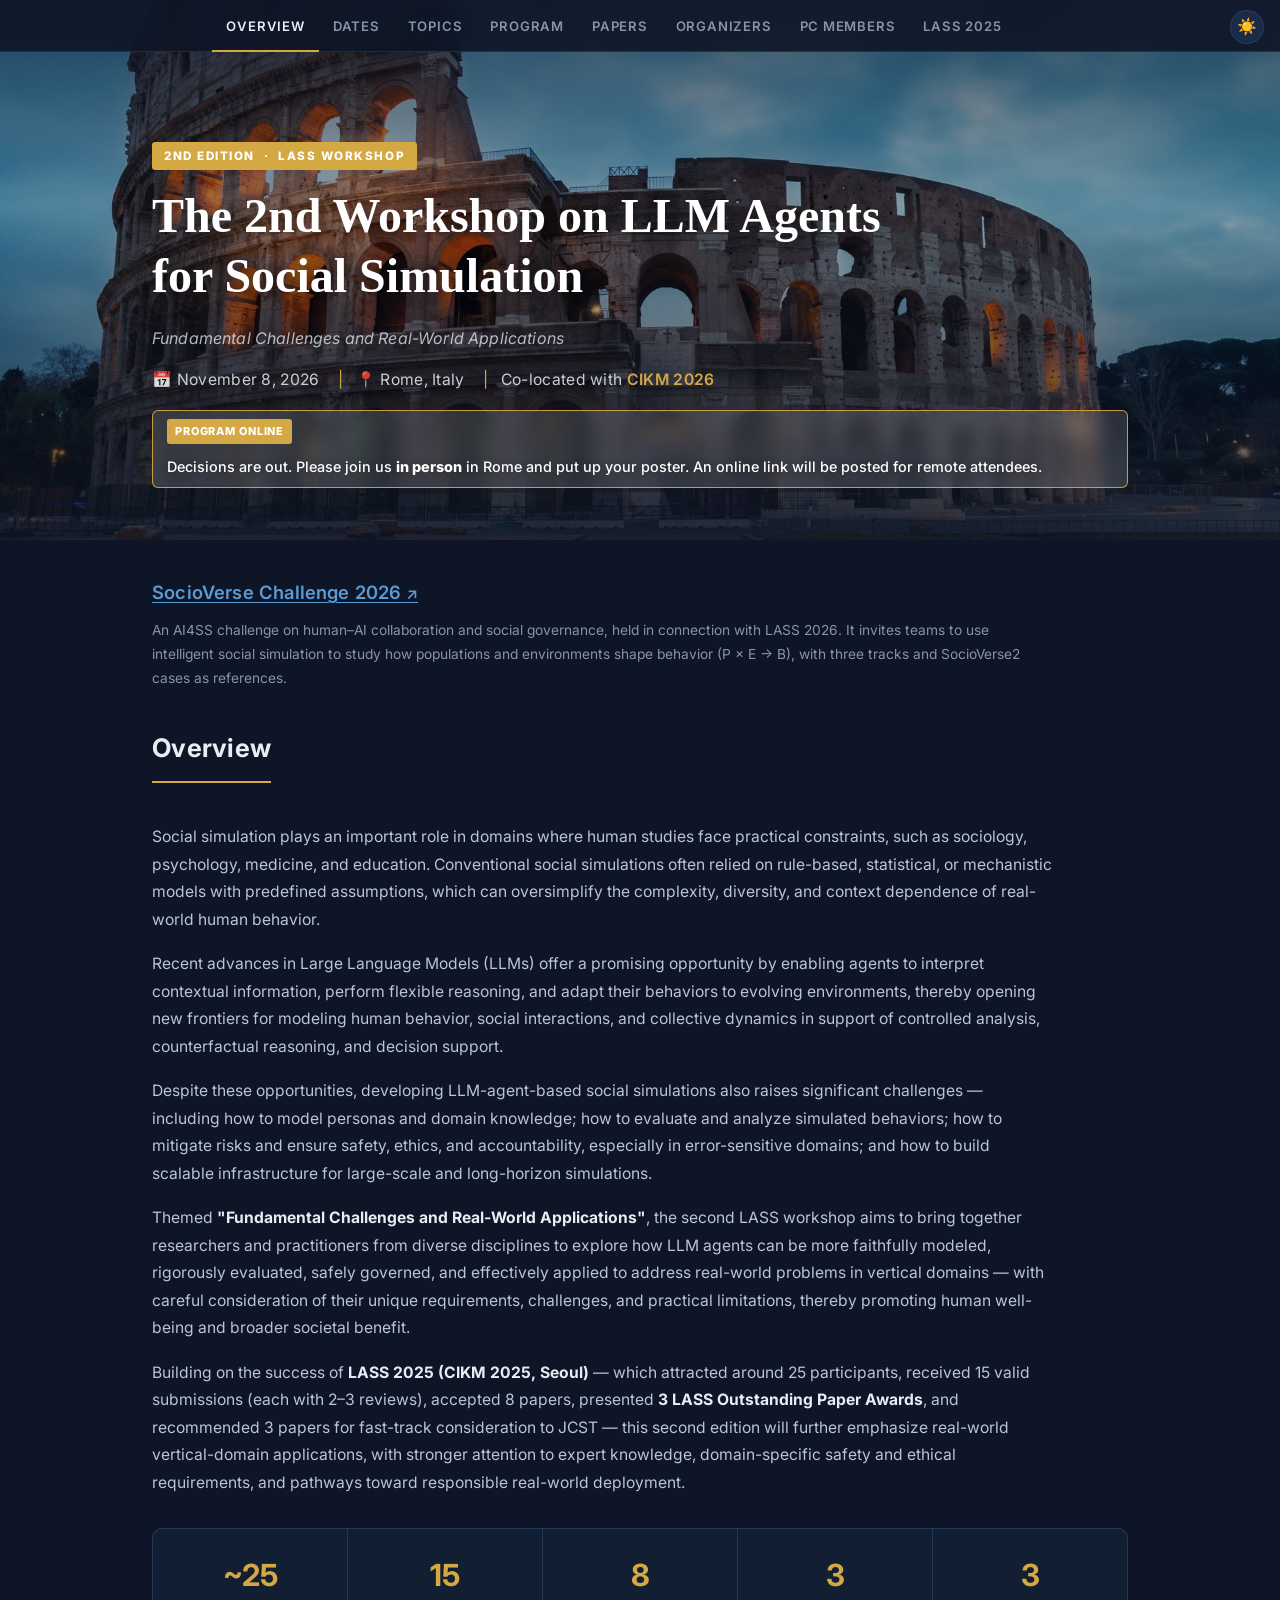
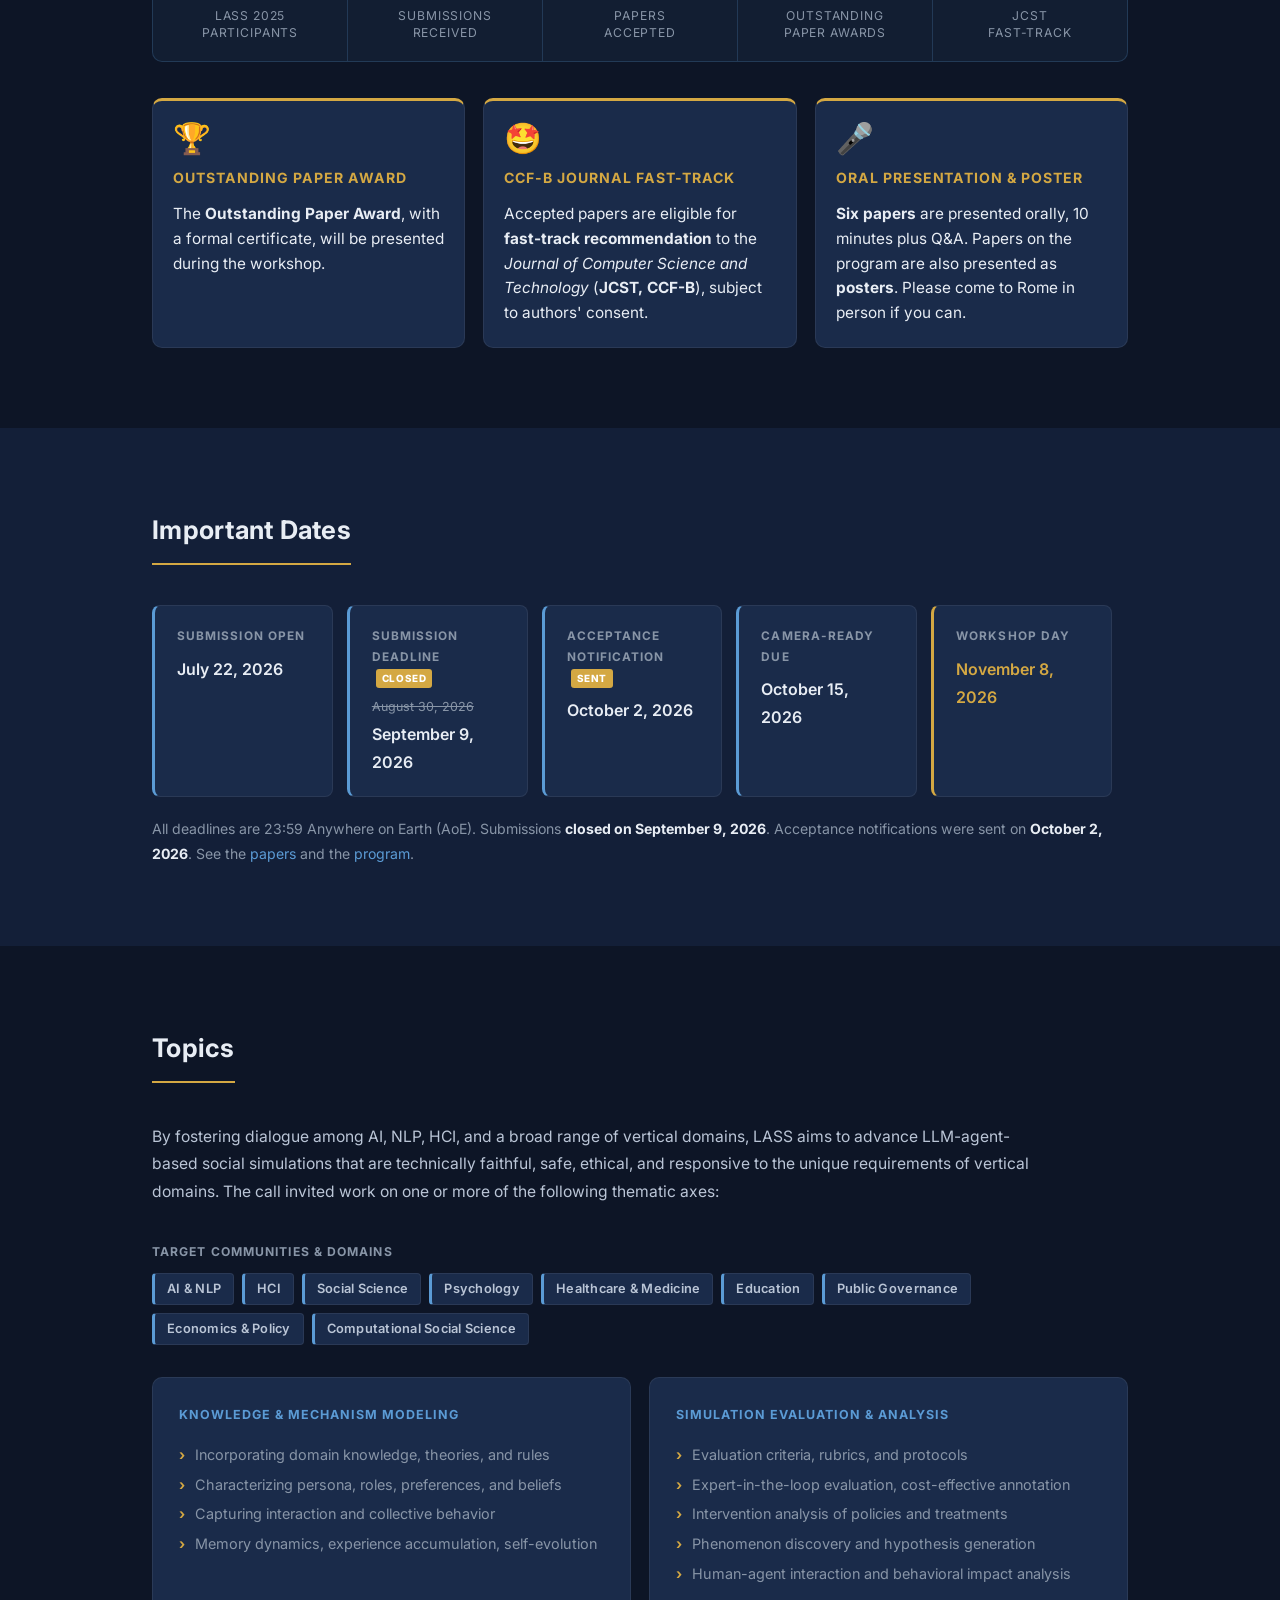
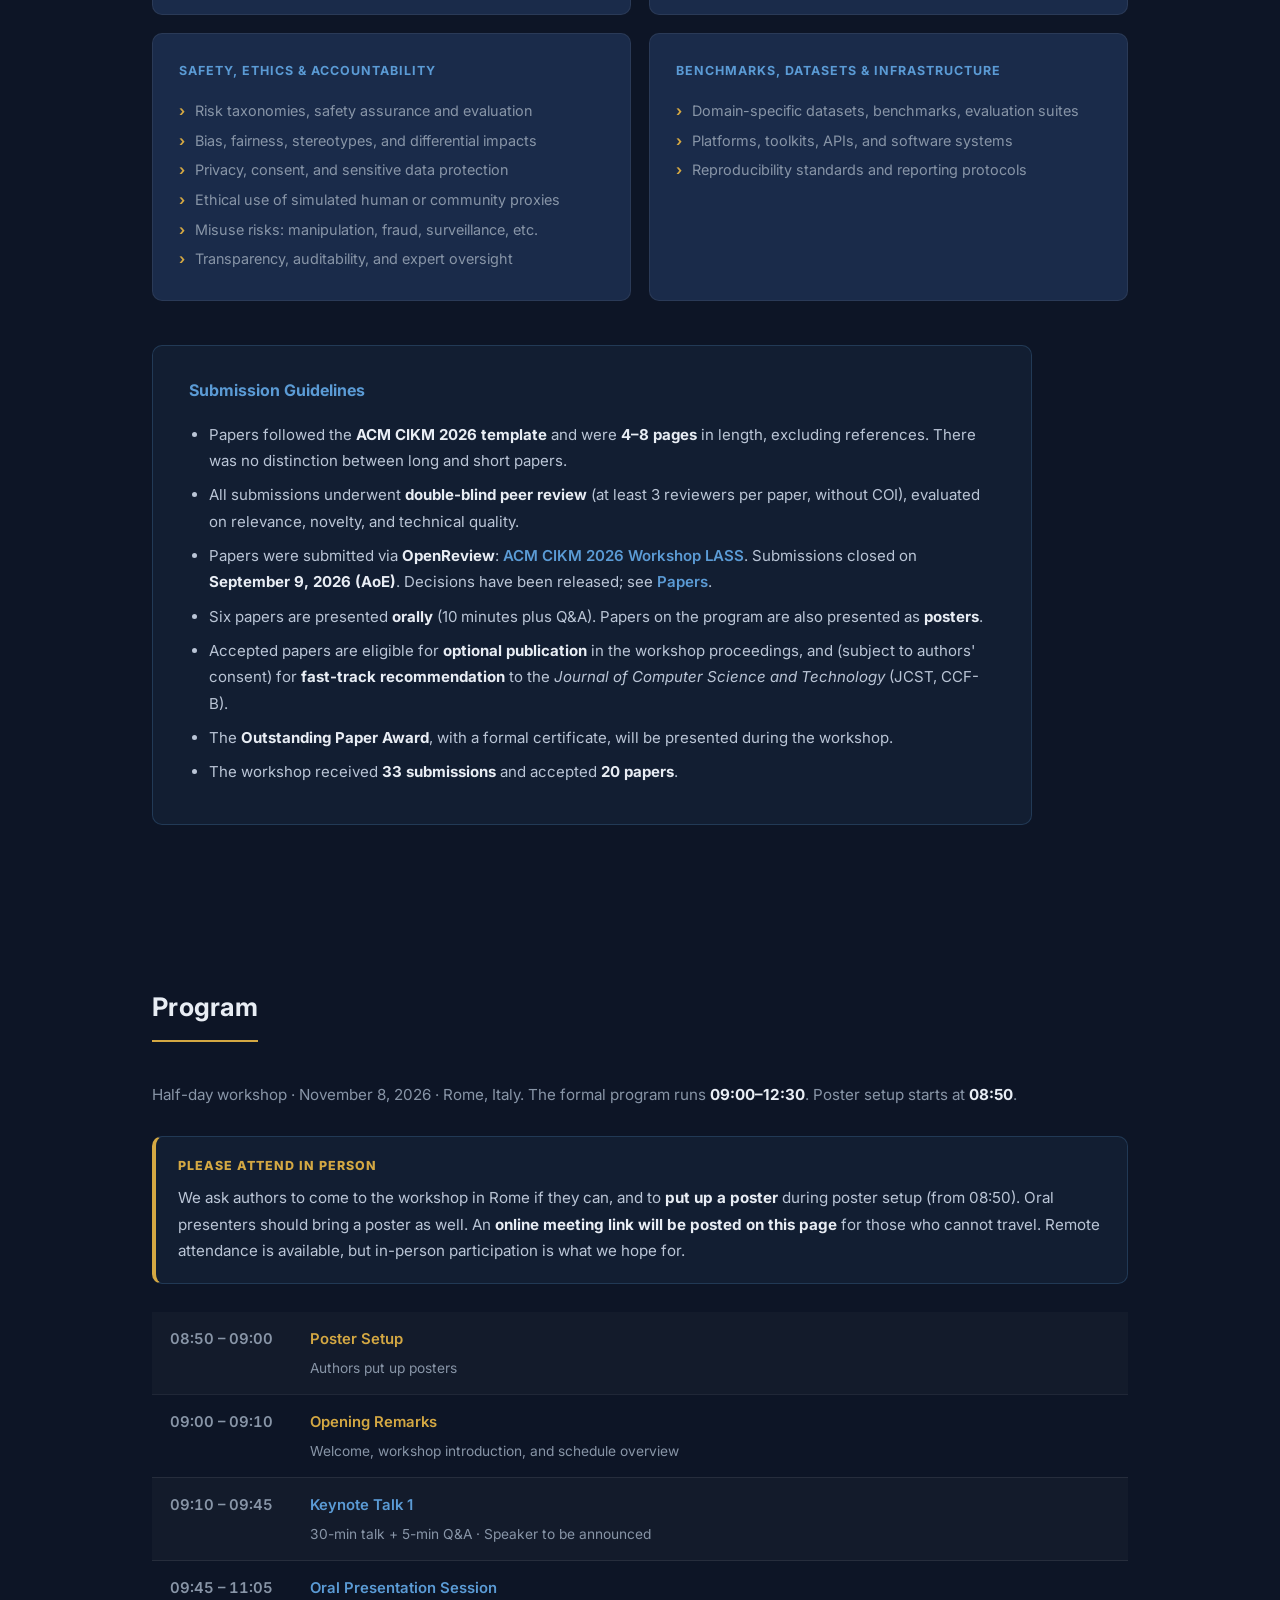
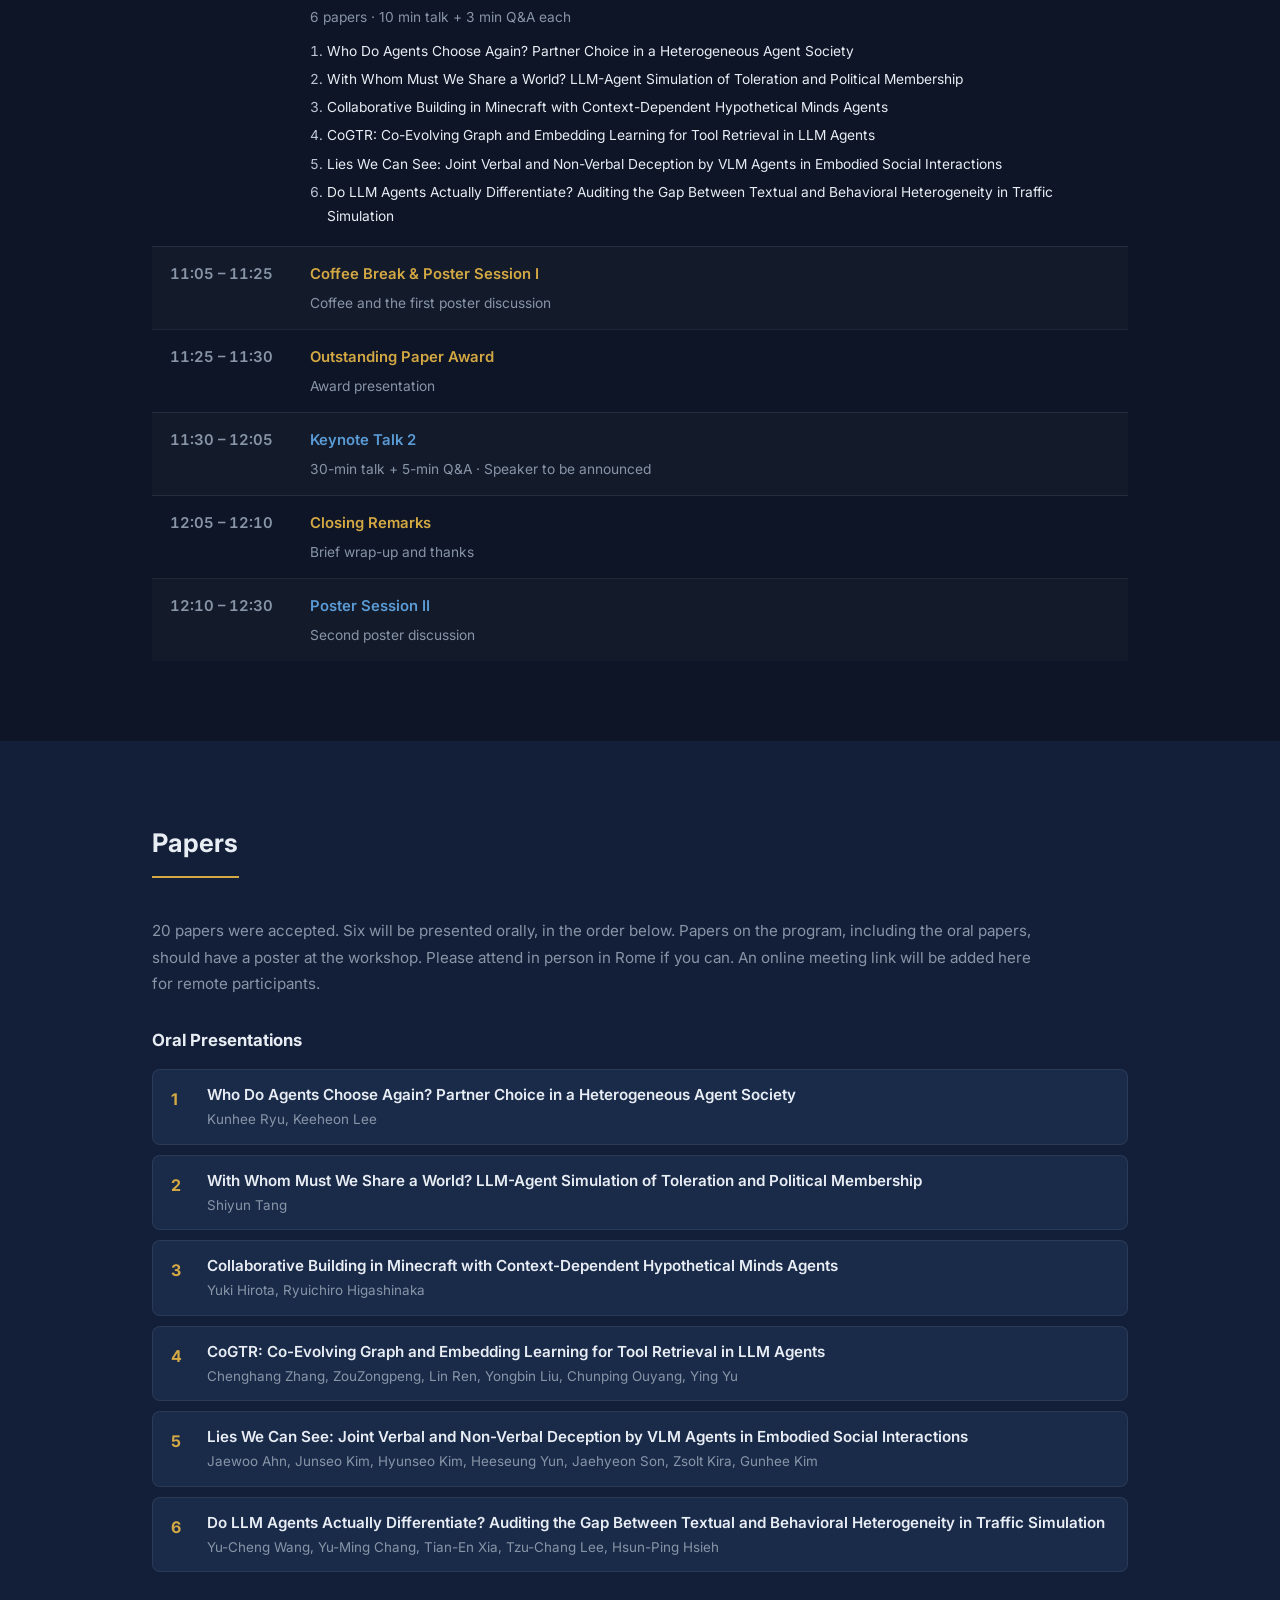
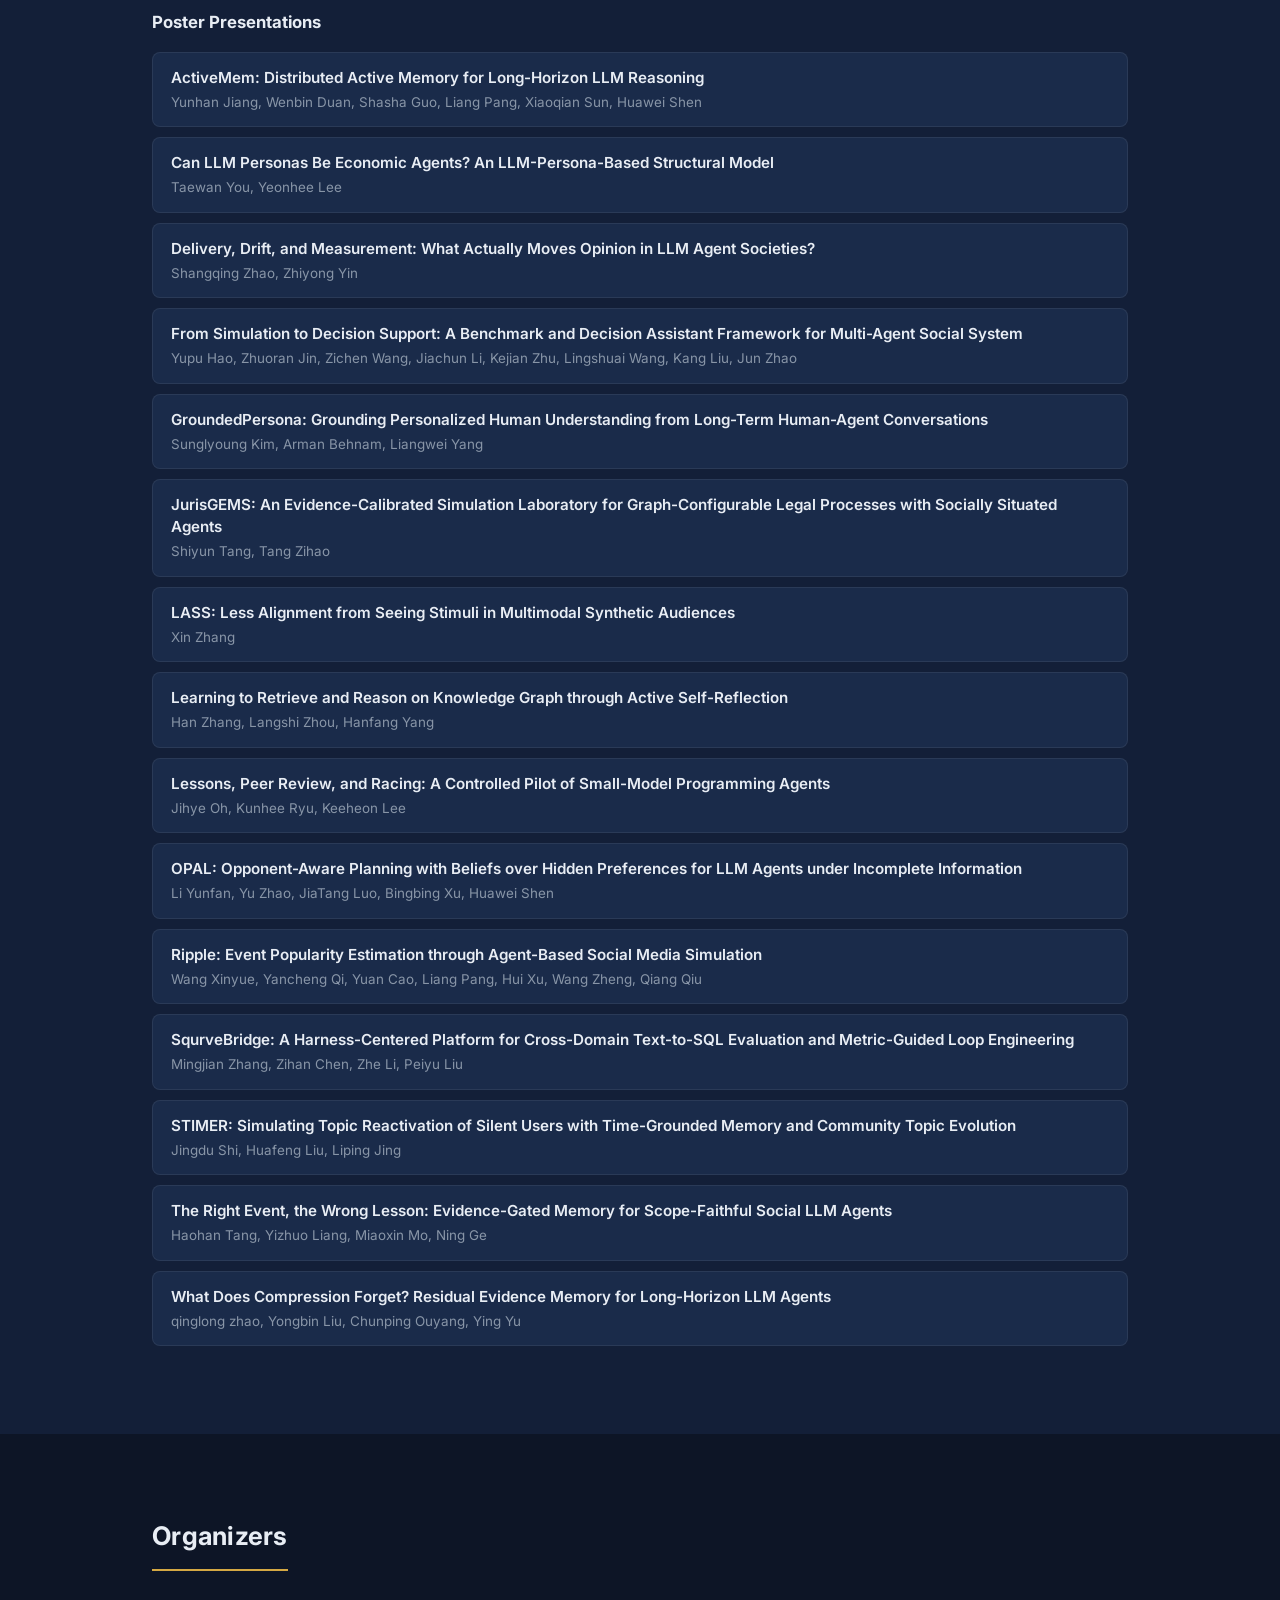
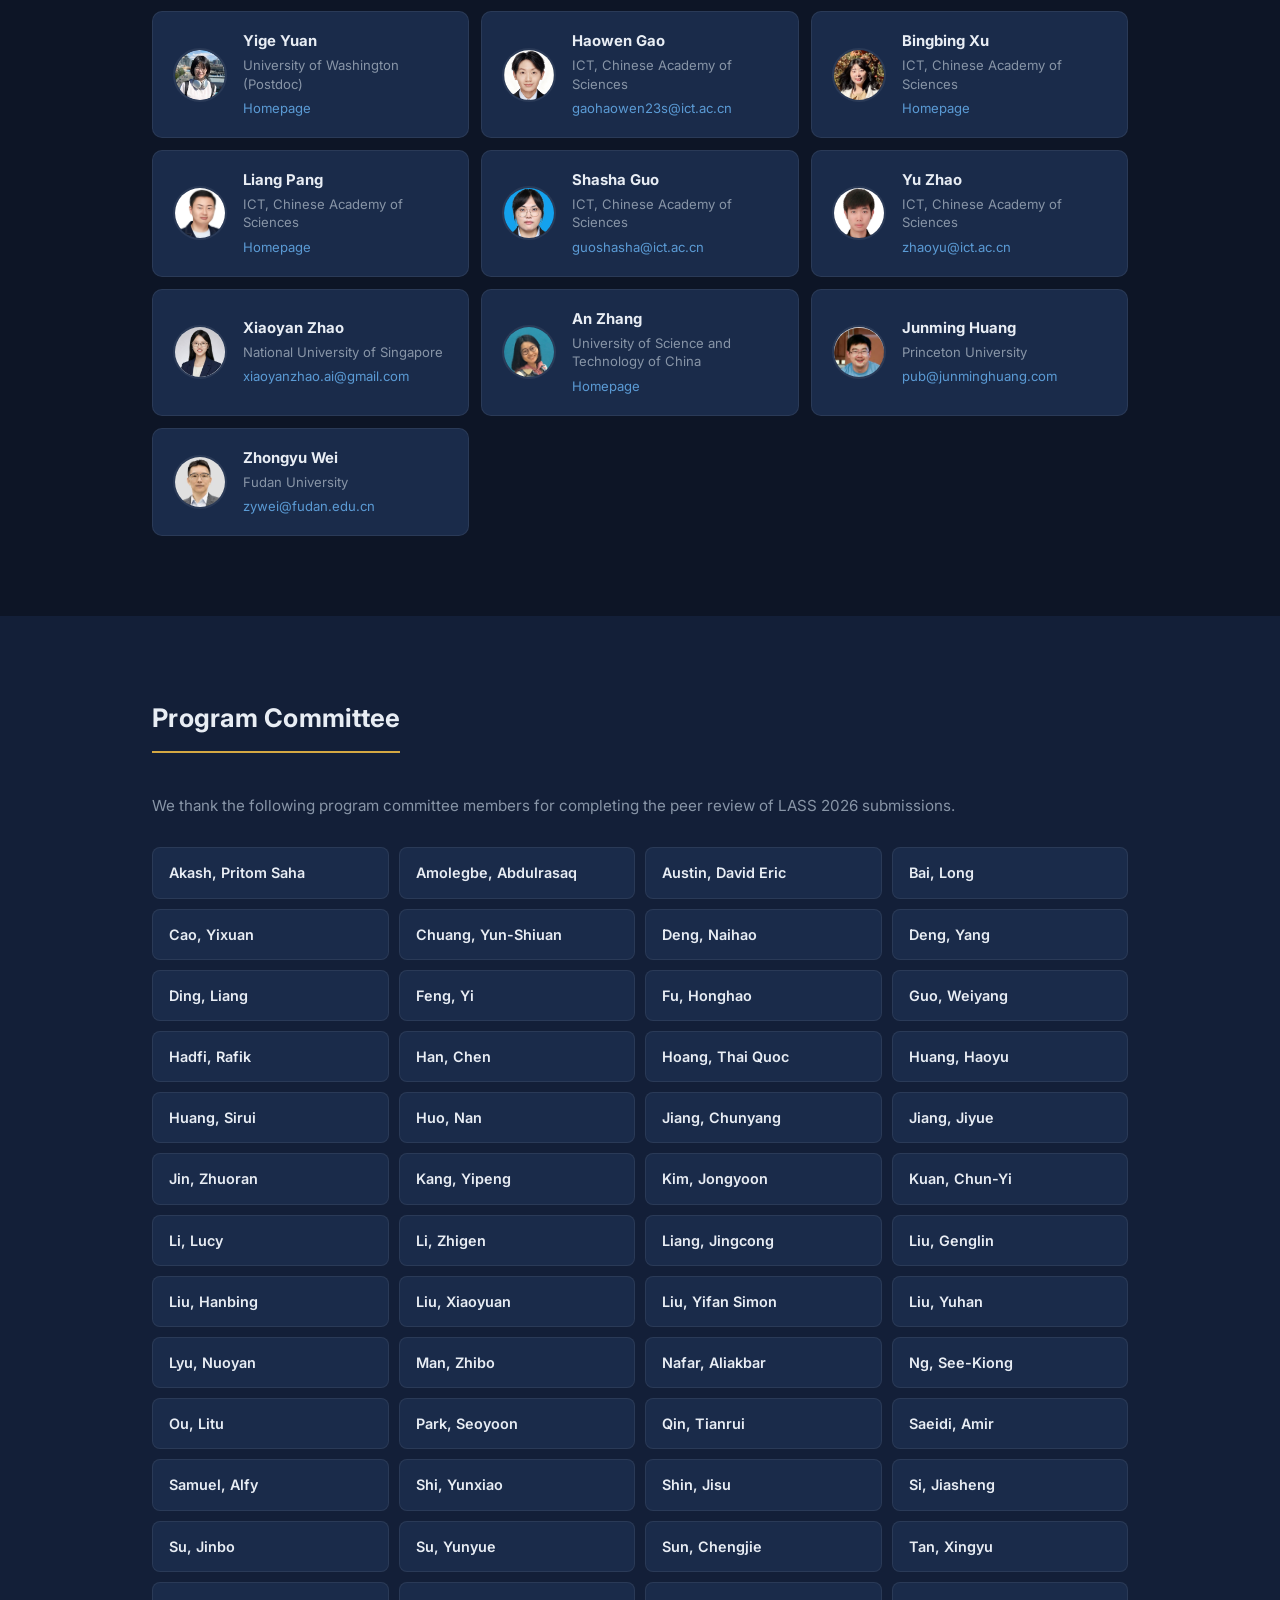
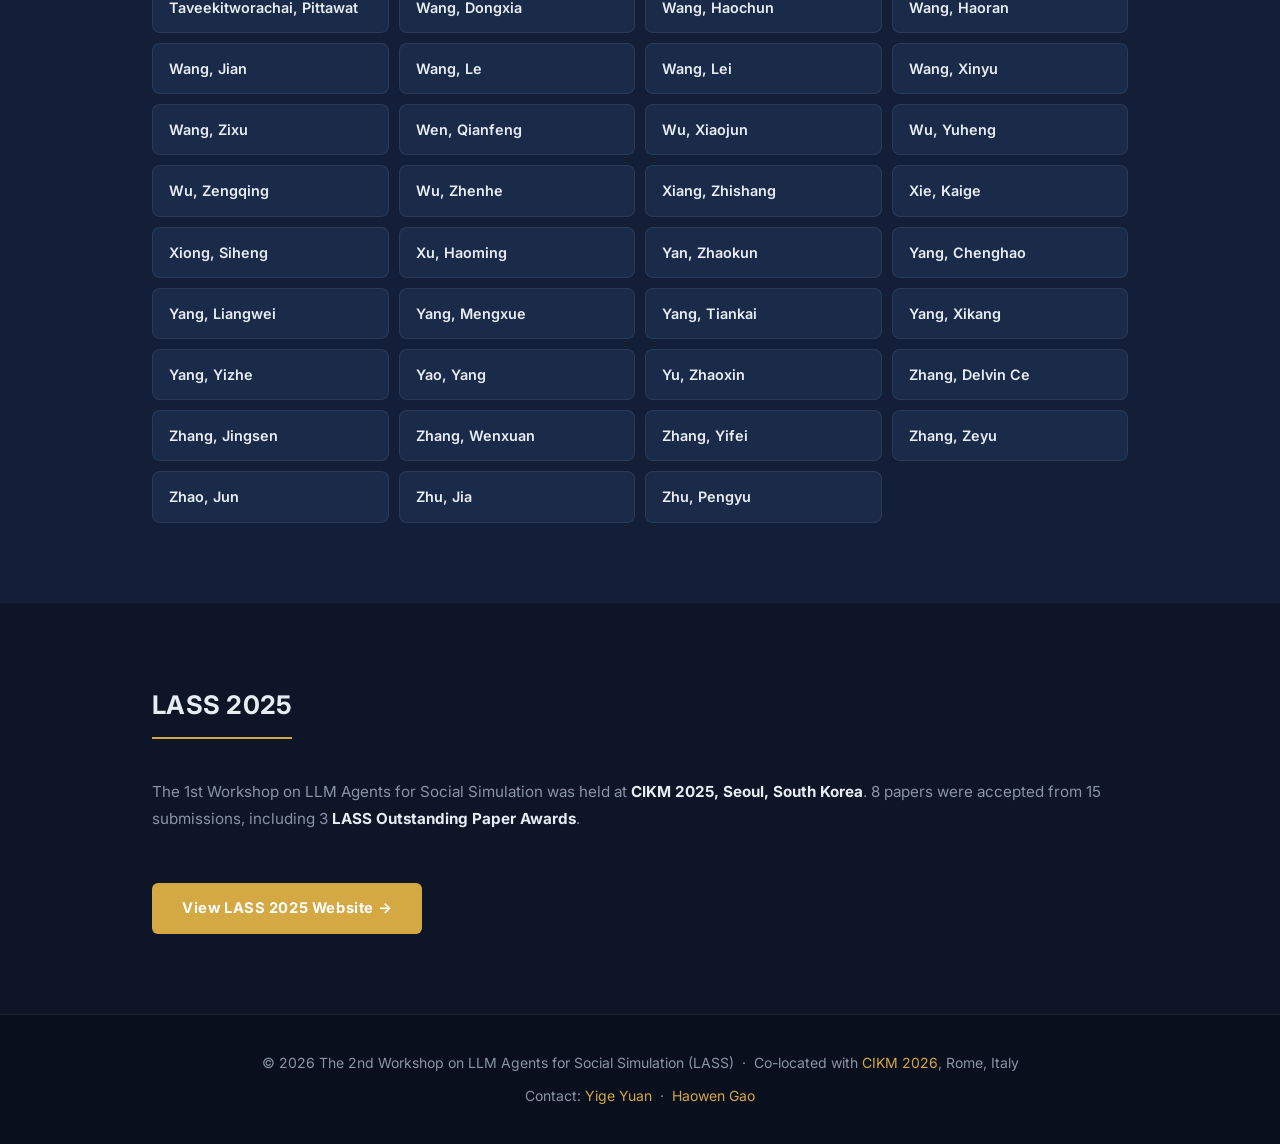
<file: index.html>
<!DOCTYPE html>
<html lang="en">
<head>
  <meta charset="UTF-8">
  <meta name="viewport" content="width=device-width, initial-scale=1.0">
  <title>LASS @ CIKM 2026 — LLM Agents for Social Simulation</title>
  <meta name="description" content="The 2nd Workshop on LLM Agents for Social Simulation (LASS), co-located with CIKM 2026, Rome, Italy. Theme: Fundamental Challenges and Real-World Applications.">
  <link rel="shortcut icon" type="image/png" href="assets/favicon.png">
  <link rel="preconnect" href="https://fonts.googleapis.com">
  <link rel="preconnect" href="https://fonts.gstatic.com" crossorigin>
  <link href="https://fonts.googleapis.com/css2?family=Inter:wght@400;500;600;700&family=Georgia&display=swap" rel="stylesheet">
  <link rel="stylesheet" href="style.css">
</head>

<body>

<!-- ── Theme Toggle Button ────────────────────────────────── -->
<button id="theme-toggle" title="Toggle light/dark mode">🌙</button>

<!-- ── Fixed Navbar ──────────────────────────────────────── -->
<nav id="navbar">
  <button id="nav-hamburger" aria-label="Open menu" aria-expanded="false">
    <span></span><span></span><span></span>
  </button>
  <div id="nav-links">
    <a href="#overview">Overview</a>
    <a href="#dates">Dates</a>
    <a href="#cfp">Topics</a>
    <a href="#program">Program</a>
    <a href="#papers">Papers</a>
    <a href="#organizers">Organizers</a>
    <a href="#pc">PC Members</a>
    <a href="#archive">LASS 2025</a>
  </div>
</nav>

<!-- ── Hero Banner ───────────────────────────────────────── -->
<section id="hero">
  <img id="hero-img-dark"  class="hero-img" src="assets/rome.jpg"     alt="Rome Colosseum at dusk">
  <img id="hero-img-light" class="hero-img" src="assets/rome-day.jpg" alt="Rome Colosseum by day">
  <div class="hero-content">
    <div class="hero-tag">2nd Edition &nbsp;·&nbsp; LASS Workshop</div>
    <h1 class="hero-title">
      The 2nd Workshop on LLM Agents<br>for Social Simulation
    </h1>
    <p class="hero-subtitle">Fundamental Challenges and Real-World Applications</p>
    <p class="hero-meta">
      <span>📅 November 8, 2026</span>
      <span class="sep">|</span>
      <span>📍 Rome, Italy</span>
      <span class="sep">|</span>
      <span>Co-located with <strong>CIKM 2026</strong></span>
    </p>
    <div class="hero-extend">
      <span class="hero-extend-badge">Program Online</span>
      <span>Decisions are out. Please join us <strong>in person</strong> in Rome and put up your poster. An online link will be posted for remote attendees.</span>
    </div>
  </div>
</section>

<!-- ── Overview ──────────────────────────────────────────── -->
<section id="overview">
  <div class="section">
    <div class="related-block">
      <h2 class="related-title"><a href="https://socioverse.fudan-disc.com/challenge/" target="_blank" rel="noopener">SocioVerse Challenge 2026</a></h2>
      <p class="related-note">An AI4SS challenge on human–AI collaboration and social governance, held in connection with LASS 2026. It invites teams to use intelligent social simulation to study how populations and environments shape behavior (P × E → B), with three tracks and SocioVerse2 cases as references.</p>
    </div>
    <h2 class="section-title">Overview</h2>

    <p>
      Social simulation plays an important role in domains where human studies face practical
      constraints, such as sociology, psychology, medicine, and education. Conventional social
      simulations often relied on rule-based, statistical, or mechanistic models with predefined
      assumptions, which can oversimplify the complexity, diversity, and context dependence of
      real-world human behavior.
    </p>
    <p>
      Recent advances in Large Language Models (LLMs) offer a promising opportunity by enabling
      agents to interpret contextual information, perform flexible reasoning, and adapt their
      behaviors to evolving environments, thereby opening new frontiers for modeling human behavior,
      social interactions, and collective dynamics in support of controlled analysis, counterfactual
      reasoning, and decision support.
    </p>
    <p>
      Despite these opportunities, developing LLM-agent-based social simulations also raises
      significant challenges — including how to model personas and domain knowledge; how to evaluate
      and analyze simulated behaviors; how to mitigate risks and ensure safety, ethics, and
      accountability, especially in error-sensitive domains; and how to build scalable infrastructure
      for large-scale and long-horizon simulations.
    </p>
    <p>
      Themed <strong>"Fundamental Challenges and Real-World Applications"</strong>, the second LASS
      workshop aims to bring together researchers and practitioners from diverse disciplines to explore
      how LLM agents can be more faithfully modeled, rigorously evaluated, safely governed, and
      effectively applied to address real-world problems in vertical domains — with careful
      consideration of their unique requirements, challenges, and practical limitations, thereby
      promoting human well-being and broader societal benefit.
    </p>
    <p>
      Building on the success of <strong>LASS 2025 (CIKM 2025, Seoul)</strong> — which attracted
      around 25 participants, received 15 valid submissions (each with 2–3 reviews), accepted 8 papers,
      presented <strong>3 LASS Outstanding Paper Awards</strong>, and recommended 3 papers for
      fast-track consideration to JCST — this second edition will further emphasize real-world
      vertical-domain applications, with stronger attention to expert knowledge, domain-specific
      safety and ethical requirements, and pathways toward responsible real-world deployment.
    </p>

    <!-- LASS 2025 At-a-Glance stats -->
    <div class="stats-banner">
      <div class="stat-block">
        <span class="s-num">~25</span>
        <span class="s-label">LASS 2025<br>Participants</span>
      </div>
      <div class="stat-block">
        <span class="s-num">15</span>
        <span class="s-label">Submissions<br>Received</span>
      </div>
      <div class="stat-block">
        <span class="s-num">8</span>
        <span class="s-label">Papers<br>Accepted</span>
      </div>
      <div class="stat-block">
        <span class="s-num">3</span>
        <span class="s-label">Outstanding<br>Paper Awards</span>
      </div>
      <div class="stat-block">
        <span class="s-num">3</span>
        <span class="s-label">JCST<br>Fast-Track</span>
      </div>
    </div>

        <!-- Why Submit to LASS -->
    <div class="why-submit-grid">
      <div class="why-card">
        <div class="why-icon">🏆</div>
        <div class="why-heading">Outstanding Paper Award</div>
        <div class="why-body">The <strong>Outstanding Paper Award</strong>, with a formal certificate, will be presented during the workshop.</div>
      </div>
      <div class="why-card">
        <div class="why-icon">🤩</div>
        <div class="why-heading">CCF-B Journal Fast-Track</div>
        <div class="why-body">Accepted papers are eligible for <strong>fast-track recommendation</strong> to the <em>Journal of Computer Science and Technology</em> (<strong>JCST, CCF-B</strong>), subject to authors' consent.</div>
      </div>
      <div class="why-card">
        <div class="why-icon">🎤</div>
        <div class="why-heading">Oral Presentation &amp; Poster</div>
        <div class="why-body"><strong>Six papers</strong> are presented orally, 10 minutes plus Q&amp;A. Papers on the program are also presented as <strong>posters</strong>. Please come to Rome in person if you can.</div>
      </div>
    </div>

  </div>
</section>

<!-- ── Important Dates ────────────────────────────────────── -->
<div class="section-alt" id="dates">
  <div class="section">
    <h2 class="section-title">Important Dates</h2>
    <div class="dates-grid">
      <div class="date-card">
        <div class="label">Submission Open</div>
        <div class="value">July 22, 2026</div>
      </div>
      <div class="date-card">
        <div class="label">Submission Deadline <span class="ext-tag">Closed</span></div>
        <div class="value-old">August 30, 2026</div>
        <div class="value">September 9, 2026</div>
      </div>
      <div class="date-card">
        <div class="label">Acceptance Notification <span class="ext-tag">Sent</span></div>
        <div class="value">October 2, 2026</div>
      </div>
      <div class="date-card">
        <div class="label">Camera-Ready Due</div>
        <div class="value">October 15, 2026</div>
      </div>
      <div class="date-card highlight">
        <div class="label">Workshop Day</div>
        <div class="value">November 8, 2026</div>
      </div>
    </div>
    <p style="margin-top:20px; font-size:0.88rem; color:var(--text-muted);">
      All deadlines are 23:59 Anywhere on Earth (AoE). Submissions
      <strong>closed on September 9, 2026</strong>.
      Acceptance notifications were sent on <strong>October 2, 2026</strong>.
      See the <a href="#papers">papers</a> and the <a href="#program">program</a>.
    </p>
  </div>
</div>

<!-- ── Call for Papers ────────────────────────────────────── -->
<section id="cfp">
  <div class="section">
    <h2 class="section-title">Topics</h2>

    <p class="cfp-intro">
      By fostering dialogue among AI, NLP, HCI, and a broad range of vertical domains, LASS aims
      to advance LLM-agent-based social simulations that are technically faithful, safe, ethical,
      and responsive to the unique requirements of vertical domains. The call invited work on
      one or more of the following thematic axes:
    </p>

    <div class="domain-tags-wrap">
      <div class="domain-tags-label">Target Communities &amp; Domains</div>
      <div class="domain-tags">
        <span class="domain-tag">AI &amp; NLP</span>
        <span class="domain-tag">HCI</span>
        <span class="domain-tag">Social Science</span>
        <span class="domain-tag">Psychology</span>
        <span class="domain-tag">Healthcare &amp; Medicine</span>
        <span class="domain-tag">Education</span>
        <span class="domain-tag">Public Governance</span>
        <span class="domain-tag">Economics &amp; Policy</span>
        <span class="domain-tag">Computational Social Science</span>
      </div>
    </div>

    <div class="cfp-tracks">

      <div class="track-card">
        <h3>Knowledge &amp; Mechanism Modeling</h3>
        <ul>
          <li>Incorporating domain knowledge, theories, and rules</li>
          <li>Characterizing persona, roles, preferences, and beliefs</li>
          <li>Capturing interaction and collective behavior</li>
          <li>Memory dynamics, experience accumulation, self-evolution</li>
        </ul>
      </div>

      <div class="track-card">
        <h3>Simulation Evaluation &amp; Analysis</h3>
        <ul>
          <li>Evaluation criteria, rubrics, and protocols</li>
          <li>Expert-in-the-loop evaluation, cost-effective annotation</li>
          <li>Intervention analysis of policies and treatments</li>
          <li>Phenomenon discovery and hypothesis generation</li>
          <li>Human-agent interaction and behavioral impact analysis</li>
        </ul>
      </div>

      <div class="track-card">
        <h3>Safety, Ethics &amp; Accountability</h3>
        <ul>
          <li>Risk taxonomies, safety assurance and evaluation</li>
          <li>Bias, fairness, stereotypes, and differential impacts</li>
          <li>Privacy, consent, and sensitive data protection</li>
          <li>Ethical use of simulated human or community proxies</li>
          <li>Misuse risks: manipulation, fraud, surveillance, etc.</li>
          <li>Transparency, auditability, and expert oversight</li>
        </ul>
      </div>

      <div class="track-card">
        <h3>Benchmarks, Datasets &amp; Infrastructure</h3>
        <ul>
          <li>Domain-specific datasets, benchmarks, evaluation suites</li>
          <li>Platforms, toolkits, APIs, and software systems</li>
          <li>Reproducibility standards and reporting protocols</li>
        </ul>
      </div>

    </div><!-- /cfp-tracks -->

    <div class="submission-box">
      <h3>Submission Guidelines</h3>
      <ul>
        <li>
          Papers followed the <strong>ACM CIKM 2026 template</strong> and were
          <strong>4–8 pages</strong> in length, excluding references. There was no distinction
          between long and short papers.
        </li>
        <li>
          All submissions underwent <strong>double-blind peer review</strong> (at least 3 reviewers
          per paper, without COI), evaluated on relevance, novelty, and technical quality.
        </li>
        <li>
          Papers were submitted via <strong>OpenReview</strong>:
          <a href="https://openreview.net/group?id=ACM.org/CIKM/2026/Workshop/LASS" target="_blank" rel="noopener">ACM CIKM 2026 Workshop LASS</a>.
          Submissions closed on <strong>September 9, 2026 (AoE)</strong>. Decisions have been released; see <a href="#papers">Papers</a>.
        </li>
        <li>
          Six papers are presented <strong>orally</strong> (10 minutes plus Q&amp;A).
          Papers on the program are also presented as <strong>posters</strong>.
        </li>
        <li>
          Accepted papers are eligible for <strong>optional publication</strong> in the workshop
          proceedings, and (subject to authors' consent) for <strong>fast-track recommendation</strong>
          to the <em>Journal of Computer Science and Technology</em> (JCST, CCF-B).
        </li>
        <li>
          The <strong>Outstanding Paper Award</strong>, with a formal certificate, will be presented
          during the workshop.
        </li>
        <li>
          The workshop received <strong>33 submissions</strong> and accepted <strong>20 papers</strong>.
        </li>
      </ul>
    </div>

  </div>
</section>

<!-- ── Program ────────────────────────────────────────────── -->
<section id="program">
  <div class="section">
    <h2 class="section-title">Program</h2>
    <p class="section-lead">
      Half-day workshop · November 8, 2026 · Rome, Italy.
      The formal program runs <strong>09:00–12:30</strong>. Poster setup starts at <strong>08:50</strong>.
    </p>

    <div class="attend-note">
      <div class="attend-note-title">Please attend in person</div>
      <p>
        We ask authors to come to the workshop in Rome if they can, and to
        <strong>put up a poster</strong> during poster setup (from 08:50). Oral presenters should bring a poster as well.
        An <strong>online meeting link will be posted on this page</strong> for those who cannot travel.
        Remote attendance is available, but in-person participation is what we hope for.
      </p>
    </div>

    <table class="program-table">
      <tbody>

        <tr class="prog-row-shade">
          <td class="prog-time">08:50 – 09:00</td>
          <td>
            <div class="prog-title special">Poster Setup</div>
            <div class="prog-detail">Authors put up posters</div>
          </td>
        </tr>

        <tr>
          <td class="prog-time">09:00 – 09:10</td>
          <td>
            <div class="prog-title special">Opening Remarks</div>
            <div class="prog-detail">Welcome, workshop introduction, and schedule overview</div>
          </td>
        </tr>

        <tr class="prog-row-shade">
          <td class="prog-time">09:10 – 09:45</td>
          <td>
            <div class="prog-title">Keynote Talk 1</div>
            <div class="prog-detail">30-min talk + 5-min Q&amp;A · Speaker to be announced</div>
          </td>
        </tr>

        <tr>
          <td class="prog-time">09:45 – 11:05</td>
          <td>
            <div class="prog-title">Oral Presentation Session</div>
            <div class="prog-detail">6 papers · 10 min talk + 3 min Q&amp;A each</div>
            <ol class="oral-order">
              <li><a href="#oral-1">Who Do Agents Choose Again? Partner Choice in a Heterogeneous Agent Society</a></li>
              <li><a href="#oral-2">With Whom Must We Share a World? LLM-Agent Simulation of Toleration and Political Membership</a></li>
              <li><a href="#oral-3">Collaborative Building in Minecraft with Context-Dependent Hypothetical Minds Agents</a></li>
              <li><a href="#oral-4">CoGTR: Co-Evolving Graph and Embedding Learning for Tool Retrieval in LLM Agents</a></li>
              <li><a href="#oral-5">Lies We Can See: Joint Verbal and Non-Verbal Deception by VLM Agents in Embodied Social Interactions</a></li>
              <li><a href="#oral-6">Do LLM Agents Actually Differentiate? Auditing the Gap Between Textual and Behavioral Heterogeneity in Traffic Simulation</a></li>
            </ol>
          </td>
        </tr>

        <tr class="prog-row-shade">
          <td class="prog-time">11:05 – 11:25</td>
          <td>
            <div class="prog-title special">Coffee Break &amp; Poster Session I</div>
            <div class="prog-detail">Coffee and the first poster discussion</div>
          </td>
        </tr>

        <tr>
          <td class="prog-time">11:25 – 11:30</td>
          <td>
            <div class="prog-title special">Outstanding Paper Award</div>
            <div class="prog-detail">Award presentation</div>
          </td>
        </tr>

        <tr class="prog-row-shade">
          <td class="prog-time">11:30 – 12:05</td>
          <td>
            <div class="prog-title">Keynote Talk 2</div>
            <div class="prog-detail">30-min talk + 5-min Q&amp;A · Speaker to be announced</div>
          </td>
        </tr>

        <tr>
          <td class="prog-time">12:05 – 12:10</td>
          <td>
            <div class="prog-title special">Closing Remarks</div>
            <div class="prog-detail">Brief wrap-up and thanks</div>
          </td>
        </tr>

        <tr class="prog-row-shade">
          <td class="prog-time">12:10 – 12:30</td>
          <td>
            <div class="prog-title">Poster Session II</div>
            <div class="prog-detail">Second poster discussion</div>
          </td>
        </tr>

      </tbody>
    </table>
  </div>
</section>

<!-- ── Papers ─────────────────────────────────────────────── -->
<section class="section-alt" id="papers">
  <div class="section">
    <h2 class="section-title">Papers</h2>
    <p class="section-lead">
      20 papers were accepted. Six will be presented orally, in the order below. Papers on the program, including the oral papers, should have a poster at the workshop.
      Please attend in person in Rome if you can. An online meeting link will be added here for remote participants.
    </p>

    <h3 class="paper-group-title">Oral Presentations</h3>
    <ol class="paper-list oral-list">
      <li class="paper-item" id="oral-1">
        <div class="paper-title"><a href="https://openreview.net/forum?id=IMa4Tgrgwk" target="_blank" rel="noopener">Who Do Agents Choose Again? Partner Choice in a Heterogeneous Agent Society</a></div>
        <div class="paper-authors">Kunhee Ryu, Keeheon Lee</div>
      </li>
      <li class="paper-item" id="oral-2">
        <div class="paper-title"><a href="https://openreview.net/forum?id=hcuZRVEV3Q" target="_blank" rel="noopener">With Whom Must We Share a World? LLM-Agent Simulation of Toleration and Political Membership</a></div>
        <div class="paper-authors">Shiyun Tang</div>
      </li>
      <li class="paper-item" id="oral-3">
        <div class="paper-title"><a href="https://openreview.net/forum?id=wqOfhRYNil" target="_blank" rel="noopener">Collaborative Building in Minecraft with Context-Dependent Hypothetical Minds Agents</a></div>
        <div class="paper-authors">Yuki Hirota, Ryuichiro Higashinaka</div>
      </li>
      <li class="paper-item" id="oral-4">
        <div class="paper-title"><a href="https://openreview.net/forum?id=dH08NBtJou" target="_blank" rel="noopener">CoGTR: Co-Evolving Graph and Embedding Learning for Tool Retrieval in LLM Agents</a></div>
        <div class="paper-authors">Chenghang Zhang, ZouZongpeng, Lin Ren, Yongbin Liu, Chunping Ouyang, Ying Yu</div>
      </li>
      <li class="paper-item" id="oral-5">
        <div class="paper-title"><a href="https://openreview.net/forum?id=Zc7Pr7KPoq" target="_blank" rel="noopener">Lies We Can See: Joint Verbal and Non-Verbal Deception by VLM Agents in Embodied Social Interactions</a></div>
        <div class="paper-authors">Jaewoo Ahn, Junseo Kim, Hyunseo Kim, Heeseung Yun, Jaehyeon Son, Zsolt Kira, Gunhee Kim</div>
      </li>
      <li class="paper-item" id="oral-6">
        <div class="paper-title"><a href="https://openreview.net/forum?id=M6cuccym4n" target="_blank" rel="noopener">Do LLM Agents Actually Differentiate? Auditing the Gap Between Textual and Behavioral Heterogeneity in Traffic Simulation</a></div>
        <div class="paper-authors">Yu-Cheng Wang, Yu-Ming Chang, Tian-En Xia, Tzu-Chang Lee, Hsun-Ping Hsieh</div>
      </li>
    </ol>

    <h3 class="paper-group-title">Poster Presentations</h3>
    <ul class="paper-list">
      <li class="paper-item">
        <div class="paper-title"><a href="https://openreview.net/forum?id=Wp5gkRJ3BN" target="_blank" rel="noopener">ActiveMem: Distributed Active Memory for Long-Horizon LLM Reasoning</a></div>
        <div class="paper-authors">Yunhan Jiang, Wenbin Duan, Shasha Guo, Liang Pang, Xiaoqian Sun, Huawei Shen</div>
      </li>
      <li class="paper-item">
        <div class="paper-title"><a href="https://openreview.net/forum?id=lCz3UkeTgy" target="_blank" rel="noopener">Can LLM Personas Be Economic Agents? An LLM-Persona-Based Structural Model</a></div>
        <div class="paper-authors">Taewan You, Yeonhee Lee</div>
      </li>
      <li class="paper-item">
        <div class="paper-title"><a href="https://openreview.net/forum?id=w0V45G47gy" target="_blank" rel="noopener">Delivery, Drift, and Measurement: What Actually Moves Opinion in LLM Agent Societies?</a></div>
        <div class="paper-authors">Shangqing Zhao, Zhiyong Yin</div>
      </li>
      <li class="paper-item">
        <div class="paper-title"><a href="https://openreview.net/forum?id=WHdqMQifAi" target="_blank" rel="noopener">From Simulation to Decision Support: A Benchmark and Decision Assistant Framework for Multi-Agent Social System</a></div>
        <div class="paper-authors">Yupu Hao, Zhuoran Jin, Zichen Wang, Jiachun Li, Kejian Zhu, Lingshuai Wang, Kang Liu, Jun Zhao</div>
      </li>
      <li class="paper-item">
        <div class="paper-title"><a href="https://openreview.net/forum?id=BXS55veMof" target="_blank" rel="noopener">GroundedPersona: Grounding Personalized Human Understanding from Long-Term Human-Agent Conversations</a></div>
        <div class="paper-authors">Sunglyoung Kim, Arman Behnam, Liangwei Yang</div>
      </li>
      <li class="paper-item">
        <div class="paper-title"><a href="https://openreview.net/forum?id=dZ3CM1j6q5" target="_blank" rel="noopener">JurisGEMS: An Evidence-Calibrated Simulation Laboratory for Graph-Configurable Legal Processes with Socially Situated Agents</a></div>
        <div class="paper-authors">Shiyun Tang, Tang Zihao</div>
      </li>
      <li class="paper-item">
        <div class="paper-title"><a href="https://openreview.net/forum?id=QJSOZQZU67" target="_blank" rel="noopener">LASS: Less Alignment from Seeing Stimuli in Multimodal Synthetic Audiences</a></div>
        <div class="paper-authors">Xin Zhang</div>
      </li>
      <li class="paper-item">
        <div class="paper-title"><a href="https://openreview.net/forum?id=AGNgozzMww" target="_blank" rel="noopener">Learning to Retrieve and Reason on Knowledge Graph through Active Self-Reflection</a></div>
        <div class="paper-authors">Han Zhang, Langshi Zhou, Hanfang Yang</div>
      </li>
      <li class="paper-item">
        <div class="paper-title"><a href="https://openreview.net/forum?id=ouBU0B5jNy" target="_blank" rel="noopener">Lessons, Peer Review, and Racing: A Controlled Pilot of Small-Model Programming Agents</a></div>
        <div class="paper-authors">Jihye Oh, Kunhee Ryu, Keeheon Lee</div>
      </li>
      <li class="paper-item">
        <div class="paper-title"><a href="https://openreview.net/forum?id=fB7qpPIozo" target="_blank" rel="noopener">OPAL: Opponent-Aware Planning with Beliefs over Hidden Preferences for LLM Agents under Incomplete Information</a></div>
        <div class="paper-authors">Li Yunfan, Yu Zhao, JiaTang Luo, Bingbing Xu, Huawei Shen</div>
      </li>
      <li class="paper-item">
        <div class="paper-title"><a href="https://openreview.net/forum?id=MoSn9F76IC" target="_blank" rel="noopener">Ripple: Event Popularity Estimation through Agent-Based Social Media Simulation</a></div>
        <div class="paper-authors">Wang Xinyue, Yancheng Qi, Yuan Cao, Liang Pang, Hui Xu, Wang Zheng, Qiang Qiu</div>
      </li>
      <li class="paper-item">
        <div class="paper-title"><a href="https://openreview.net/forum?id=0r6WIdN3i6" target="_blank" rel="noopener">SqurveBridge: A Harness-Centered Platform for Cross-Domain Text-to-SQL Evaluation and Metric-Guided Loop Engineering</a></div>
        <div class="paper-authors">Mingjian Zhang, Zihan Chen, Zhe Li, Peiyu Liu</div>
      </li>
      <li class="paper-item">
        <div class="paper-title"><a href="https://openreview.net/forum?id=s01ubbSAQV" target="_blank" rel="noopener">STIMER: Simulating Topic Reactivation of Silent Users with Time-Grounded Memory and Community Topic Evolution</a></div>
        <div class="paper-authors">Jingdu Shi, Huafeng Liu, Liping Jing</div>
      </li>
      <li class="paper-item">
        <div class="paper-title"><a href="https://openreview.net/forum?id=CXAG5hcdrE" target="_blank" rel="noopener">The Right Event, the Wrong Lesson: Evidence-Gated Memory for Scope-Faithful Social LLM Agents</a></div>
        <div class="paper-authors">Haohan Tang, Yizhuo Liang, Miaoxin Mo, Ning Ge</div>
      </li>
      <li class="paper-item">
        <div class="paper-title"><a href="https://openreview.net/forum?id=oTJC4uM4R6" target="_blank" rel="noopener">What Does Compression Forget? Residual Evidence Memory for Long-Horizon LLM Agents</a></div>
        <div class="paper-authors">qinglong zhao, Yongbin Liu, Chunping Ouyang, Ying Yu</div>
      </li>
    </ul>
  </div>
</section>

<!-- ── Organizers ─────────────────────────────────────────── -->
<section id="organizers">
  <div class="section">
    <h2 class="section-title">Organizers</h2>

    <div class="organizers-grid">
      <div class="org-card">
        <img class="org-photo" src="assets/yige.jpg" alt="Yige Yuan"
             onerror="this.outerHTML='<div class=\'org-photo-placeholder\'>YY</div>'">
        <div class="org-info">
          <div class="org-name">Yige Yuan</div>
          <div class="org-affil">University of Washington (Postdoc)</div>
          <a href="https://yuanyige.github.io" target="_blank">Homepage</a>
        </div>
      </div>

      <div class="org-card">
        <img class="org-photo" src="assets/haowen.jpg" alt="Haowen Gao"
             onerror="this.outerHTML='<div class=\'org-photo-placeholder\'>HG</div>'">
        <div class="org-info">
          <div class="org-name">Haowen Gao</div>
          <div class="org-affil">ICT, Chinese Academy of Sciences</div>
          <a href="mailto:gaohaowen23s@ict.ac.cn">gaohaowen23s@ict.ac.cn</a>
        </div>
      </div>

      <div class="org-card">
        <img class="org-photo" src="assets/bingbing.jpg" alt="Bingbing Xu"
             onerror="this.outerHTML='<div class=\'org-photo-placeholder\'>BX</div>'">
        <div class="org-info">
          <div class="org-name">Bingbing Xu</div>
          <div class="org-affil">ICT, Chinese Academy of Sciences</div>
          <a href="https://bingbing-x.github.io" target="_blank">Homepage</a>
        </div>
      </div>

      <div class="org-card">
        <img class="org-photo" src="assets/liang.jpg" alt="Liang Pang"
             onerror="this.outerHTML='<div class=\'org-photo-placeholder\'>LP</div>'">
        <div class="org-info">
          <div class="org-name">Liang Pang</div>
          <div class="org-affil">ICT, Chinese Academy of Sciences</div>
          <a href="https://pl8787.github.io" target="_blank">Homepage</a>
        </div>
      </div>

      <div class="org-card">
        <img class="org-photo" src="assets/shasha.jpg" alt="Shasha Guo"
             onerror="this.outerHTML='<div class=\'org-photo-placeholder\'>SG</div>'">
        <div class="org-info">
          <div class="org-name">Shasha Guo</div>
          <div class="org-affil">ICT, Chinese Academy of Sciences</div>
          <a href="mailto:guoshasha@ict.ac.cn">guoshasha@ict.ac.cn</a>
        </div>
      </div>

      <div class="org-card">
        <img class="org-photo" src="assets/yuzhao.jpg" alt="Yu Zhao"
             onerror="this.outerHTML='<div class=\'org-photo-placeholder\'>YZ</div>'">
        <div class="org-info">
          <div class="org-name">Yu Zhao</div>
          <div class="org-affil">ICT, Chinese Academy of Sciences</div>
          <a href="mailto:zhaoyu@ict.ac.cn">zhaoyu@ict.ac.cn</a>
        </div>
      </div>

      <div class="org-card">
        <img class="org-photo" src="assets/xiaoyan.jpg" alt="Xiaoyan Zhao"
             onerror="this.outerHTML='<div class=\'org-photo-placeholder\'>XZ</div>'">
        <div class="org-info">
          <div class="org-name">Xiaoyan Zhao</div>
          <div class="org-affil">National University of Singapore</div>
          <a href="mailto:xiaoyanzhao.ai@gmail.com">xiaoyanzhao.ai@gmail.com</a>
        </div>
      </div>

      <div class="org-card">
        <img class="org-photo" src="assets/anzhang.jpg" alt="An Zhang"
             onerror="this.outerHTML='<div class=\'org-photo-placeholder\'>AZ</div>'">
        <div class="org-info">
          <div class="org-name">An Zhang</div>
          <div class="org-affil">University of Science and Technology of China</div>
          <a href="https://anzhang314.github.io/index.html" target="_blank">Homepage</a>
        </div>
      </div>

      <div class="org-card">
        <img class="org-photo" src="assets/junming.jpg" alt="Junming Huang"
             onerror="this.outerHTML='<div class=\'org-photo-placeholder\'>JH</div>'">
        <div class="org-info">
          <div class="org-name">Junming Huang</div>
          <div class="org-affil">Princeton University</div>
          <a href="mailto:pub@junminghuang.com">pub@junminghuang.com</a>
        </div>
      </div>

      <div class="org-card">
        <img class="org-photo" src="assets/zhongyu.jpg" alt="Zhongyu Wei"
             onerror="this.outerHTML='<div class=\'org-photo-placeholder\'>ZW</div>'">
        <div class="org-info">
          <div class="org-name">Zhongyu Wei</div>
          <div class="org-affil">Fudan University</div>
          <a href="mailto:zywei@fudan.edu.cn">zywei@fudan.edu.cn</a>
        </div>
      </div>
    </div>
  </div>
</section>

<!-- ── Program Committee ──────────────────────────────────── -->
<section class="section-alt" id="pc">
  <div class="section">
    <h2 class="section-title">Program Committee</h2>
    <p style="color:var(--text-muted); font-size:0.95rem; margin-bottom:28px;">
      We thank the following program committee members for completing the peer review of LASS 2026 submissions.
    </p>
    <div class="pc-grid">
      <div class="pc-item"><div class="pc-name">Akash, Pritom Saha</div></div>
      <div class="pc-item"><div class="pc-name">Amolegbe, Abdulrasaq</div></div>
      <div class="pc-item"><div class="pc-name">Austin, David Eric</div></div>
      <div class="pc-item"><div class="pc-name">Bai, Long</div></div>
      <div class="pc-item"><div class="pc-name">Cao, Yixuan</div></div>
      <div class="pc-item"><div class="pc-name">Chuang, Yun-Shiuan</div></div>
      <div class="pc-item"><div class="pc-name">Deng, Naihao</div></div>
      <div class="pc-item"><div class="pc-name">Deng, Yang</div></div>
      <div class="pc-item"><div class="pc-name">Ding, Liang</div></div>
      <div class="pc-item"><div class="pc-name">Feng, Yi</div></div>
      <div class="pc-item"><div class="pc-name">Fu, Honghao</div></div>
      <div class="pc-item"><div class="pc-name">Guo, Weiyang</div></div>
      <div class="pc-item"><div class="pc-name">Hadfi, Rafik</div></div>
      <div class="pc-item"><div class="pc-name">Han, Chen</div></div>
      <div class="pc-item"><div class="pc-name">Hoang, Thai Quoc</div></div>
      <div class="pc-item"><div class="pc-name">Huang, Haoyu</div></div>
      <div class="pc-item"><div class="pc-name">Huang, Sirui</div></div>
      <div class="pc-item"><div class="pc-name">Huo, Nan</div></div>
      <div class="pc-item"><div class="pc-name">Jiang, Chunyang</div></div>
      <div class="pc-item"><div class="pc-name">Jiang, Jiyue</div></div>
      <div class="pc-item"><div class="pc-name">Jin, Zhuoran</div></div>
      <div class="pc-item"><div class="pc-name">Kang, Yipeng</div></div>
      <div class="pc-item"><div class="pc-name">Kim, Jongyoon</div></div>
      <div class="pc-item"><div class="pc-name">Kuan, Chun-Yi</div></div>
      <div class="pc-item"><div class="pc-name">Li, Lucy</div></div>
      <div class="pc-item"><div class="pc-name">Li, Zhigen</div></div>
      <div class="pc-item"><div class="pc-name">Liang, Jingcong</div></div>
      <div class="pc-item"><div class="pc-name">Liu, Genglin</div></div>
      <div class="pc-item"><div class="pc-name">Liu, Hanbing</div></div>
      <div class="pc-item"><div class="pc-name">Liu, Xiaoyuan</div></div>
      <div class="pc-item"><div class="pc-name">Liu, Yifan Simon</div></div>
      <div class="pc-item"><div class="pc-name">Liu, Yuhan</div></div>
      <div class="pc-item"><div class="pc-name">Lyu, Nuoyan</div></div>
      <div class="pc-item"><div class="pc-name">Man, Zhibo</div></div>
      <div class="pc-item"><div class="pc-name">Nafar, Aliakbar</div></div>
      <div class="pc-item"><div class="pc-name">Ng, See-Kiong</div></div>
      <div class="pc-item"><div class="pc-name">Ou, Litu</div></div>
      <div class="pc-item"><div class="pc-name">Park, Seoyoon</div></div>
      <div class="pc-item"><div class="pc-name">Qin, Tianrui</div></div>
      <div class="pc-item"><div class="pc-name">Saeidi, Amir</div></div>
      <div class="pc-item"><div class="pc-name">Samuel, Alfy</div></div>
      <div class="pc-item"><div class="pc-name">Shi, Yunxiao</div></div>
      <div class="pc-item"><div class="pc-name">Shin, Jisu</div></div>
      <div class="pc-item"><div class="pc-name">Si, Jiasheng</div></div>
      <div class="pc-item"><div class="pc-name">Su, Jinbo</div></div>
      <div class="pc-item"><div class="pc-name">Su, Yunyue</div></div>
      <div class="pc-item"><div class="pc-name">Sun, Chengjie</div></div>
      <div class="pc-item"><div class="pc-name">Tan, Xingyu</div></div>
      <div class="pc-item"><div class="pc-name">Taveekitworachai, Pittawat</div></div>
      <div class="pc-item"><div class="pc-name">Wang, Dongxia</div></div>
      <div class="pc-item"><div class="pc-name">Wang, Haochun</div></div>
      <div class="pc-item"><div class="pc-name">Wang, Haoran</div></div>
      <div class="pc-item"><div class="pc-name">Wang, Jian</div></div>
      <div class="pc-item"><div class="pc-name">Wang, Le</div></div>
      <div class="pc-item"><div class="pc-name">Wang, Lei</div></div>
      <div class="pc-item"><div class="pc-name">Wang, Xinyu</div></div>
      <div class="pc-item"><div class="pc-name">Wang, Zixu</div></div>
      <div class="pc-item"><div class="pc-name">Wen, Qianfeng</div></div>
      <div class="pc-item"><div class="pc-name">Wu, Xiaojun</div></div>
      <div class="pc-item"><div class="pc-name">Wu, Yuheng</div></div>
      <div class="pc-item"><div class="pc-name">Wu, Zengqing</div></div>
      <div class="pc-item"><div class="pc-name">Wu, Zhenhe</div></div>
      <div class="pc-item"><div class="pc-name">Xiang, Zhishang</div></div>
      <div class="pc-item"><div class="pc-name">Xie, Kaige</div></div>
      <div class="pc-item"><div class="pc-name">Xiong, Siheng</div></div>
      <div class="pc-item"><div class="pc-name">Xu, Haoming</div></div>
      <div class="pc-item"><div class="pc-name">Yan, Zhaokun</div></div>
      <div class="pc-item"><div class="pc-name">Yang, Chenghao</div></div>
      <div class="pc-item"><div class="pc-name">Yang, Liangwei</div></div>
      <div class="pc-item"><div class="pc-name">Yang, Mengxue</div></div>
      <div class="pc-item"><div class="pc-name">Yang, Tiankai</div></div>
      <div class="pc-item"><div class="pc-name">Yang, Xikang</div></div>
      <div class="pc-item"><div class="pc-name">Yang, Yizhe</div></div>
      <div class="pc-item"><div class="pc-name">Yao, Yang</div></div>
      <div class="pc-item"><div class="pc-name">Yu, Zhaoxin</div></div>
      <div class="pc-item"><div class="pc-name">Zhang, Delvin Ce</div></div>
      <div class="pc-item"><div class="pc-name">Zhang, Jingsen</div></div>
      <div class="pc-item"><div class="pc-name">Zhang, Wenxuan</div></div>
      <div class="pc-item"><div class="pc-name">Zhang, Yifei</div></div>
      <div class="pc-item"><div class="pc-name">Zhang, Zeyu</div></div>
      <div class="pc-item"><div class="pc-name">Zhao, Jun</div></div>
      <div class="pc-item"><div class="pc-name">Zhu, Jia</div></div>
      <div class="pc-item"><div class="pc-name">Zhu, Pengyu</div></div>
    </div>
  </div>
</section>

<!-- ── LASS 2025 Archive ───────────────────────────────────── -->
<section id="archive">
  <div class="section">
    <h2 class="section-title">LASS 2025</h2>
    <p style="color:var(--text-muted); font-size:0.95rem; margin-bottom:28px;">
      The 1st Workshop on LLM Agents for Social Simulation was held at <strong>CIKM 2025, Seoul, South Korea</strong>.
      8 papers were accepted from 15 submissions, including 3 <strong>LASS Outstanding Paper Awards</strong>.
    </p>
    <a href="2025/" class="cta-btn" style="display:inline-block;">View LASS 2025 Website →</a>
  </div>
</section>

<!-- ── Footer ─────────────────────────────────────────────── -->
<footer>
  <p>
    &copy; 2026 The 2nd Workshop on LLM Agents for Social Simulation (LASS) &nbsp;·&nbsp;
    Co-located with <a href="https://cikm2026.diag.uniroma1.it" target="_blank">CIKM 2026</a>,
    Rome, Italy
  </p>
  <p style="margin-top:8px;">
    Contact: <a href="mailto:yuanyige923@gmail.com">Yige Yuan</a> &nbsp;·&nbsp; <a href="mailto:gaohaowen23s@ict.ac.cn">Haowen Gao</a>
  </p>
</footer>

<script>
(function() {

  /* ── 汉堡菜单 ─────────────────────────────────────────── */
  var burger = document.getElementById('nav-hamburger');
  var navLinks = document.getElementById('nav-links');

  burger.addEventListener('click', function() {
    var isOpen = navLinks.classList.toggle('open');
    burger.classList.toggle('open', isOpen);
    burger.setAttribute('aria-expanded', isOpen);
  });

  // 点击链接后关闭菜单
  navLinks.querySelectorAll('a').forEach(function(a) {
    a.addEventListener('click', function() {
      navLinks.classList.remove('open');
      burger.classList.remove('open');
      burger.setAttribute('aria-expanded', false);
    });
  });

  /* ── 主题切换 ─────────────────────────────────────────── */
  var btn  = document.getElementById('theme-toggle');
  var html = document.documentElement;
  var saved = localStorage.getItem('lass-theme') || 'dark';
  applyTheme(saved);

  btn.addEventListener('click', function() {
    var next = html.getAttribute('data-theme') === 'light' ? 'dark' : 'light';
    applyTheme(next);
    localStorage.setItem('lass-theme', next);
  });

  function applyTheme(theme) {
    html.setAttribute('data-theme', theme);
    btn.textContent = theme === 'light' ? '🌙' : '☀️';
  }

  /* ── 导航高亮 ─────────────────────────────────────────── */
  var sections = ['overview','dates','cfp','program','papers','organizers','pc','archive'];
  var links = {};
  sections.forEach(function(id) {
    var el = document.querySelector('#nav-links a[href="#' + id + '"]');
    if (el) links[id] = el;
  });

  function onScroll() {
    var scrollY = window.scrollY + 80;
    var current = sections[0];
    sections.forEach(function(id) {
      var el = document.getElementById(id);
      if (el && el.offsetTop <= scrollY) current = id;
    });
    Object.keys(links).forEach(function(id) {
      links[id].classList.toggle('active', id === current);
    });
  }

  window.addEventListener('scroll', onScroll, { passive: true });
  onScroll();

})();
</script>

</body>
</html>
</file>
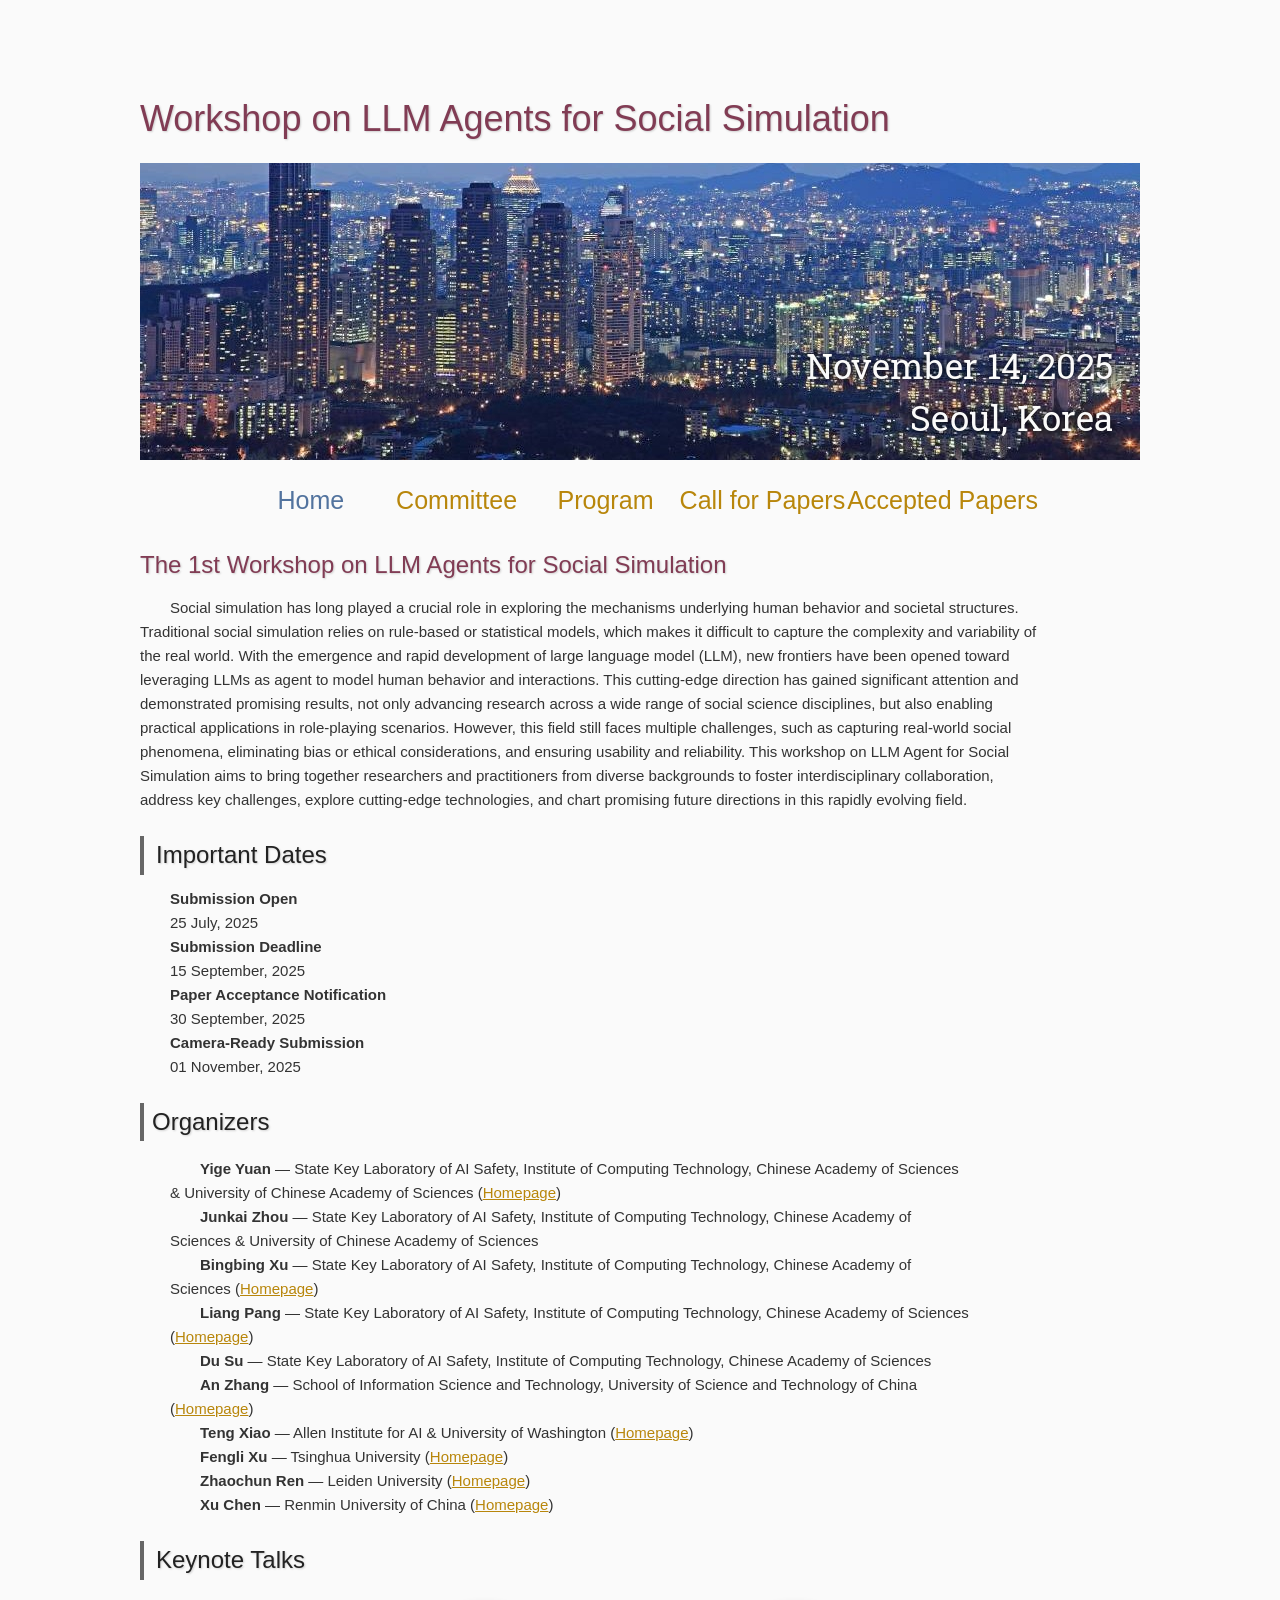
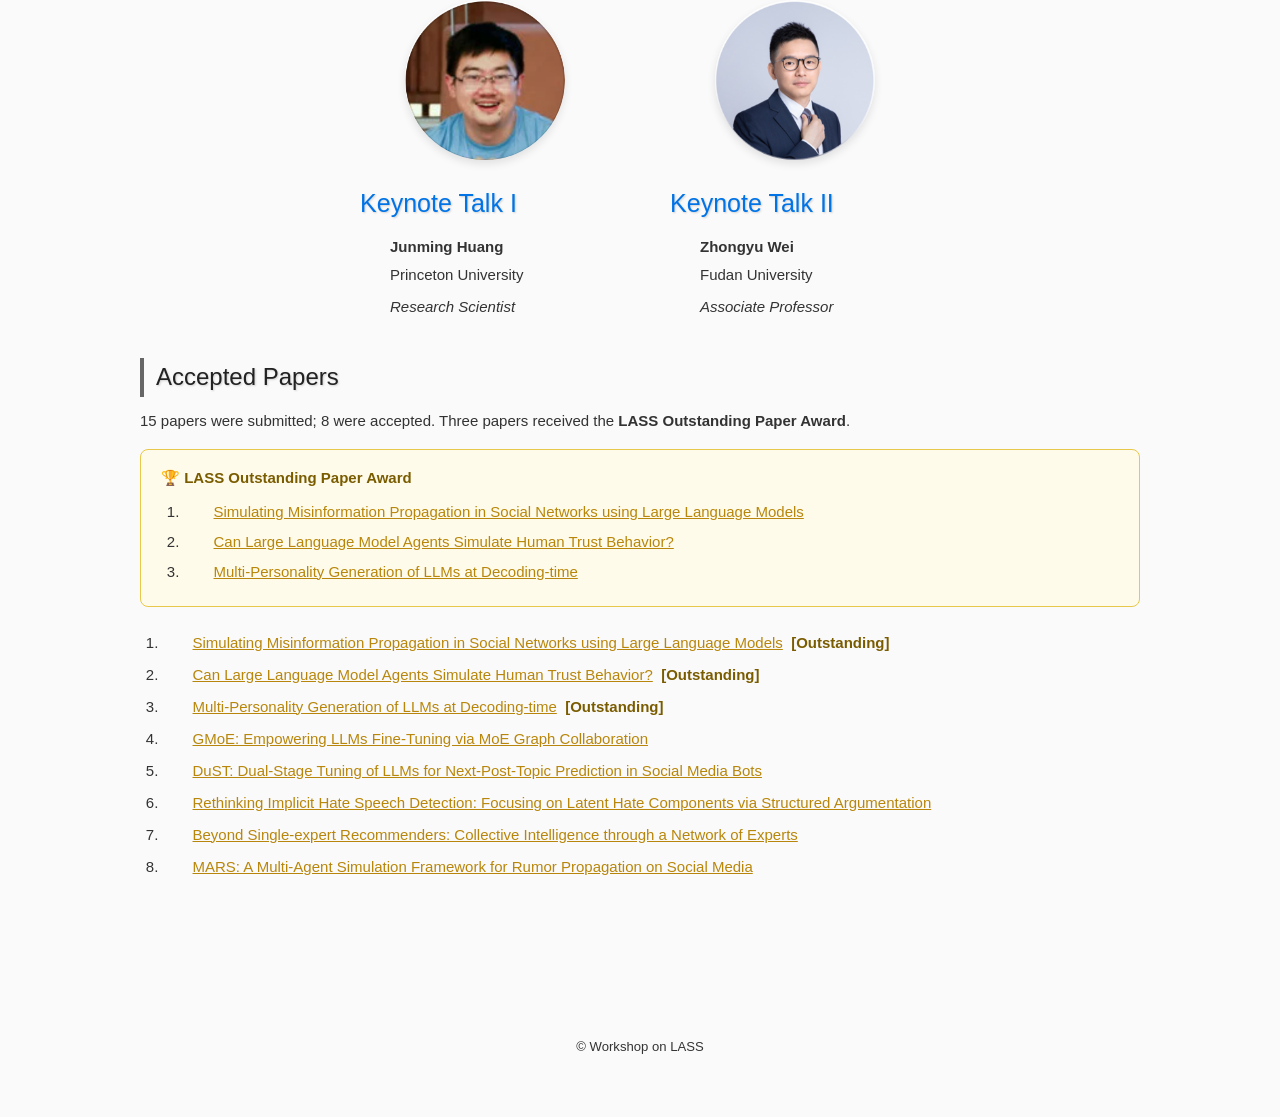
<file: 2025/index.html>
<!DOCTYPE html>
<html lang="en">
<head>
    <base href=".">
    <meta charset="UTF-8">
    <title>LASS-workshop</title>
    <link rel="shortcut icon" type="image/png" href="assets/favicon.png"/>
    <link rel="stylesheet" href="assets/main.css"/>

    <!-- 全局统一字体和段落缩进／对齐 -->
    <style>
    .top-left h1{
        /* 随屏幕宽度缩放，最小 22px，最大 36px */
        font-size: clamp(1.375rem, 4vw + 0.5rem, 2.25rem);
        line-height: 1.25;
        margin: 0;
        word-break: break-word;
    }
        
      /* 正文字体：可根据需要替换为自己喜欢的字体 */
      body,
      p, li, dt, dd {
        font-family: Arial, sans-serif;
        font-size: 15px;
        line-height: 1.6;
        color: #333;
      }

      /* 统一段落缩进：首行缩进 2em；段落之间自动分隔 */
      p,
      li {
        text-indent: 2em;
        margin: 0 0 1em 0;
      }

      /* 定义标题与正文对齐保持左对齐 */
      h1, h2, h3, h4 {
        font-family: Arial, sans-serif;
        text-align: left;
        margin: 1em 0 0.5em 0;
      }

      /* 调整标题字体大小 */
      h1 {
        font-size: 2rem; /* 原来较大，现调小为2rem */
      }
      h2 {
        font-size: 1.5rem; /* 统一二级标题为1.5rem */
      }

      /* 列表、定义列表项同样首行缩进、统一外边距 */
      ul, ol {
        padding-left: 2em;
        margin: 0 0 1em 0;
      }
      dl {
        padding-left: 2em;
        margin: 0 0 1em 0;
      }
      dt, dd {
        margin: 0;
      }

      /* 定制二级标题下的左侧装饰 */
      .section-decor {
        color: #222;
        border-left: 4px solid #666;
        padding-left: 12px;
      }
    </style>
</head>

<body>

    <div class="banner">
        <img src="assets/new.jpg" alt="Conference Template Banner">
        <div class="top-left">
            <h1>Workshop on LLM Agents for Social Simulation</h1>
        </div>
        <div class="bottom-right">
            November 14, 2025 <br> Seoul, Korea
        </div>
    </div>

    <table class="navigation">
        <tr>
            <td class="navigation"><a class="current" title="Conference Home Page" href=".">Home</a></td>
            <td class="navigation"><a title="Committee" href="registration">Committee</a></td>
            <td class="navigation"><a title="Conference Program" href="program">Program</a></td>
            <td class="navigation"><a title="Conference Flyer" href="flyer">Call for Papers</a></td>
            <td class="navigation"><a title="Accepted Papers" href="#papers">Accepted Papers</a></td>
        </tr>
    </table>

    <h2>The 1st Workshop on LLM Agents for Social Simulation</h2>
    <p>
        Social simulation has long played a crucial role in exploring the mechanisms underlying human behavior and societal structures.
        Traditional social simulation relies on rule-based or statistical models, which makes it difficult to capture the complexity and variability of the real world.
        With the emergence and rapid development of large language model (LLM), new frontiers have been opened toward leveraging LLMs as agent to model human behavior and interactions.
        This cutting-edge direction has gained significant attention and demonstrated promising results, not only advancing research across a wide range of social science disciplines, but also enabling practical applications in role-playing scenarios.
        However, this field still faces multiple challenges, such as capturing real-world social phenomena, eliminating bias or ethical considerations, and ensuring usability and reliability.
        This workshop on LLM Agent for Social Simulation aims to bring together researchers and practitioners from diverse backgrounds to foster interdisciplinary collaboration, address key challenges, explore cutting-edge technologies, and chart promising future directions in this rapidly evolving field.
    </p>

    <h2 class="section-decor">Important Dates</h2>
    <dl>
      <dt><strong>Submission Open</strong></dt>
      <dd>25 July, 2025</dd>

      <dt><strong>Submission Deadline</strong></dt>
      <dd>15 September, 2025</dd>

      <dt><strong>Paper Acceptance Notification</strong></dt>
      <dd>30 September, 2025</dd>

      <dt><strong>Camera-Ready Submission</strong></dt>
      <dd>01 November, 2025</dd>
    </dl>

    <h2 style="font-size: 24px; color: #222; border-left: 4px solid #666; padding-left: 8px; margin-bottom: 16px;">Organizers</h2>
<ul>
  <li><strong>Yige Yuan</strong> — State Key Laboratory of AI Safety, Institute of Computing Technology, Chinese Academy of Sciences &amp; University of Chinese Academy of Sciences
    (<a href="https://yuanyige.github.io" target="_blank">Homepage</a>)
  </li>
  <li><strong>Junkai Zhou</strong> — State Key Laboratory of AI Safety, Institute of Computing Technology, Chinese Academy of Sciences &amp; University of Chinese Academy of Sciences</li>
  <li><strong>Bingbing Xu</strong> — State Key Laboratory of AI Safety, Institute of Computing Technology, Chinese Academy of Sciences
    (<a href="https://bingbing-x.github.io" target="_blank">Homepage</a>)
  </li>
  <li><strong>Liang Pang</strong> — State Key Laboratory of AI Safety, Institute of Computing Technology, Chinese Academy of Sciences
    (<a href="https://pl8787.github.io" target="_blank">Homepage</a>)
  </li>
  <li><strong>Du Su</strong> — State Key Laboratory of AI Safety, Institute of Computing Technology, Chinese Academy of Sciences</li>
  <li><strong>An Zhang</strong> — School of Information Science and Technology, University of Science and Technology of China
    (<a href="https://anzhang314.github.io/index.html" target="_blank">Homepage</a>)
  </li>
  <li><strong>Teng Xiao</strong> — Allen Institute for AI &amp; University of Washington
    (<a href="https://tengxiao1.github.io" target="_blank">Homepage</a>)
  </li>
  <li><strong>Fengli Xu</strong> — Tsinghua University
    (<a href="https://fenglixu.github.io" target="_blank">Homepage</a>)
  </li>
  <li><strong>Zhaochun Ren</strong> — Leiden University
    (<a href="https://renzhaochun.github.io" target="_blank">Homepage</a>)
  </li>
  <li><strong>Xu Chen</strong> — Renmin University of China
    (<a href="http://ai-engine-lab.com" target="_blank">Homepage</a>)
  </li>
</ul>

    <h2 class="section-decor">Keynote Talks</h2>

<div style="display: flex; flex-wrap: wrap; justify-content: center; gap: 60px; margin-top: 20px; text-align: center;">
  
<!-- Keynote Talk I --> 
    <div style="max-width: 250px;">     
        <img src="assets/huang.png" alt="Junming Huang" style="width: 160px; height: 160px; object-fit: cover; border-radius: 50%; box-shadow: 0 4px 8px rgba(0,0,0,0.1);">     
        <h3 style="color: #0073e6; margin-top: 16px;">Keynote Talk I</h3>     <p style="font-weight: bold; margin-bottom: 4px;">Junming Huang</p>     
        <p style="margin: 0;">Princeton University</p>     
        <p style="font-style: italic; margin-top: 8px;">Research Scientist</p>   
    </div>    
    <!-- Keynote Talk II -->  
    <div style="max-width: 250px;">     
        <img src="assets/wei.png" alt="Zhongyu Wei" style="width: 160px; height: 160px; object-fit: cover; border-radius: 50%; box-shadow: 0 4px 8px rgba(0,0,0,0.1);">     
        <h3 style="color: #0073e6; margin-top: 16px;">Keynote Talk II</h3>     
        <p style="font-weight: bold; margin-bottom: 4px;">Zhongyu Wei</p>     
        <p style="margin: 0;">Fudan University</p>     
        <p style="font-style: italic; margin-top: 8px;">Associate Professor</p>  
    </div> 
    </div>


    <h2 id="papers" class="section-decor">Accepted Papers</h2>

    <p style="text-indent:0;">
        15 papers were submitted; 8 were accepted. Three papers received the
        <strong>LASS Outstanding Paper Award</strong>.
    </p>

    <!-- Outstanding Paper Awards -->
    <div style="background:#fffbea; border:1px solid #e8c84a; border-radius:8px; padding:16px 20px; margin:16px 0 24px 0;">
        <p style="text-indent:0; margin-bottom:10px; font-weight:bold; color:#7a5c00;">🏆 LASS Outstanding Paper Award</p>
        <ol style="margin:0; padding-left:1.5em;">
            <li style="margin-bottom:6px;">
                <a href="https://arxiv.org/abs/2511.10384" target="_blank">Simulating Misinformation Propagation in Social Networks using Large Language Models</a>
            </li>
            <li style="margin-bottom:6px;">
                <a href="https://arxiv.org/abs/2402.04559" target="_blank">Can Large Language Model Agents Simulate Human Trust Behavior?</a>
            </li>
            <li style="margin-bottom:6px;">
                <a href="https://arxiv.org/abs/2511.01891" target="_blank">Multi-Personality Generation of LLMs at Decoding-time</a>
            </li>
        </ol>
    </div>

    <!-- All Accepted Papers -->
    <ol style="padding-left:1.5em;">
        <li style="margin-bottom:8px;">
            <a href="https://arxiv.org/abs/2511.10384" target="_blank">Simulating Misinformation Propagation in Social Networks using Large Language Models</a>
            &nbsp;<strong style="color:#7a5c00;">[Outstanding]</strong>
        </li>
        <li style="margin-bottom:8px;">
            <a href="https://arxiv.org/abs/2402.04559" target="_blank">Can Large Language Model Agents Simulate Human Trust Behavior?</a>
            &nbsp;<strong style="color:#7a5c00;">[Outstanding]</strong>
        </li>
        <li style="margin-bottom:8px;">
            <a href="https://arxiv.org/abs/2511.01891" target="_blank">Multi-Personality Generation of LLMs at Decoding-time</a>
            &nbsp;<strong style="color:#7a5c00;">[Outstanding]</strong>
        </li>
        <li style="margin-bottom:8px;">
            <a href="https://arxiv.org/abs/2412.16216" target="_blank">GMoE: Empowering LLMs Fine-Tuning via MoE Graph Collaboration</a>
        </li>
        <li style="margin-bottom:8px;">
            <a href="https://papers.ssrn.com/sol3/papers.cfm?abstract_id=5273205" target="_blank">DuST: Dual-Stage Tuning of LLMs for Next-Post-Topic Prediction in Social Media Bots</a>
        </li>
        <li style="margin-bottom:8px;">
            <a href="https://openreview.net/forum?id=C3NTJpNCPw" target="_blank">Rethinking Implicit Hate Speech Detection: Focusing on Latent Hate Components via Structured Argumentation</a>
        </li>
        <li style="margin-bottom:8px;">
            <a href="https://openreview.net/forum?id=oYtpOy4JIu" target="_blank">Beyond Single-expert Recommenders: Collective Intelligence through a Network of Experts</a>
        </li>
        <li style="margin-bottom:8px;">
            <a href="https://openreview.net/forum?id=BtX2oclfp9" target="_blank">MARS: A Multi-Agent Simulation Framework for Rumor Propagation on Social Media</a>
        </li>
    </ol>

    <footer>
        &copy; Workshop on LASS
    </footer>

</body>
</html>
</file>
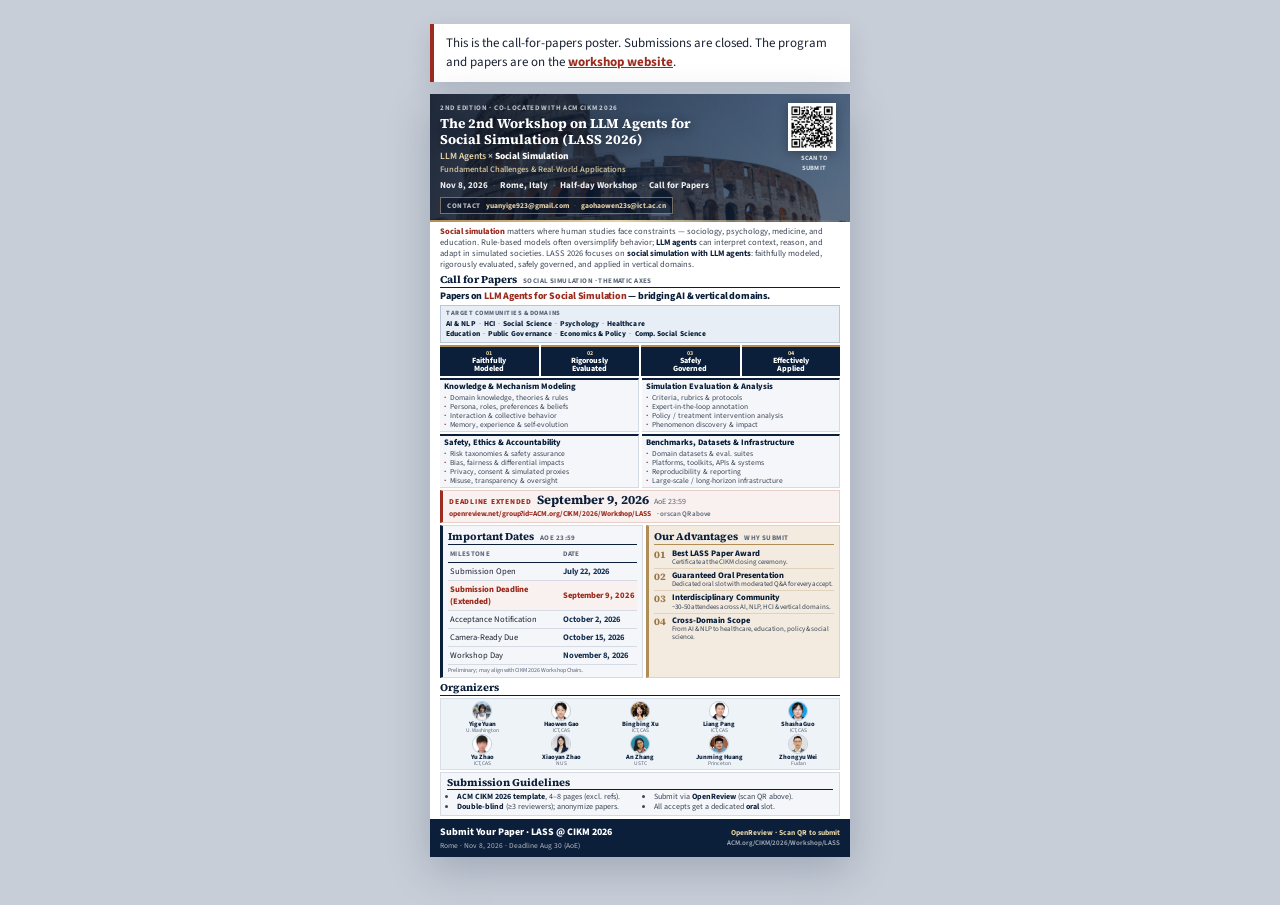
<file: flyer/index.html>
<!DOCTYPE html>
<html lang="en">
<head>
  <meta charset="UTF-8">
  <meta name="viewport" content="width=device-width, initial-scale=1.0">
  <title>LASS 2026 — Call for Papers</title>
  <link rel="preconnect" href="https://fonts.googleapis.com">
  <link rel="preconnect" href="https://fonts.gstatic.com" crossorigin>
  <link href="https://fonts.googleapis.com/css2?family=Source+Sans+3:ital,wght@0,400;0,600;0,700;0,800;1,400;1,600&family=Source+Serif+4:opsz,wght@8..60,600;8..60,700&display=swap" rel="stylesheet">
  <style>
    :root {
      --navy: #0b1f3a;
      --navy-2: #143052;
      --ink: #1a2332;
      --muted: #5a6577;
      --line: #d5dbe4;
      --paper: #f4f6f9;
      --accent: #9b2c1f;
      --accent-soft: #f9f1ef;
      --gold: #b08d57;
      --gold-soft: #f3ebe0;
    }
    * { margin: 0; padding: 0; box-sizing: border-box; }
    body {
      font-family: "Source Sans 3", "Segoe UI", sans-serif;
      background: #c8ced8; color: var(--ink);
      display: flex; flex-direction: column; align-items: center;
      padding: 24px 12px 48px;
      -webkit-font-smoothing: antialiased;
    }
    .poster {
      width: 420px; background: #fff;
      box-shadow: 0 12px 40px rgba(11, 31, 58, 0.22);
      display: flex; flex-direction: column;
    }

    /* —— Header: title is the visual peak —— */
    .header {
      color: #fff; padding: 9px 10px 8px;
      display: grid; grid-template-columns: 1fr 52px; gap: 7px;
      align-items: start; position: relative;
      background:
        linear-gradient(105deg, rgba(8, 18, 36, 0.9) 0%, rgba(11, 31, 58, 0.74) 52%, rgba(11, 31, 58, 0.58) 100%),
        url("../assets/rome-day.jpg") center 42% / cover no-repeat;
    }
    .header::after {
      content: ""; position: absolute; left: 0; right: 0; bottom: 0; height: 2px;
      background: linear-gradient(90deg, var(--gold), #e8d5a8 45%, transparent);
    }
    .header > * { position: relative; z-index: 1; }
    .eyebrow {
      font-size: 7px; font-weight: 700; letter-spacing: 0.1em;
      text-transform: uppercase; color: rgba(255,255,255,0.7); margin-bottom: 3px;
    }
    .header h1 {
      font-family: "Source Serif 4", Georgia, serif;
      font-size: 13.5px; font-weight: 700; line-height: 1.2;
      text-shadow: 0 2px 12px rgba(0,0,0,0.45);
    }
    .header h1 .tag { white-space: nowrap; }
    .header .theme {
      margin-top: 3px; font-size: 9.5px; font-weight: 600; color: #e8d5a8; line-height: 1.25;
    }
    .header .theme .ss {
      color: #fff; font-weight: 800;
    }
    .header .theme .sub {
      display: block; font-size: 8.5px; font-weight: 600;
      color: rgba(232, 213, 168, 0.85); margin-top: 1px;
    }
    .meta {
      margin-top: 4px; display: flex; flex-wrap: wrap; align-items: center;
      font-size: 9px; font-weight: 700; color: rgba(255,255,255,0.92);
    }
    .meta span + span::before {
      content: "·"; margin: 0 5px; opacity: 0.45; font-weight: 400;
    }
    .contact {
      margin-top: 4px; display: inline-flex; align-items: center; flex-wrap: wrap; gap: 0 5px;
      background: rgba(8, 18, 36, 0.55); border: 1px solid rgba(232, 213, 168, 0.45);
      padding: 2px 6px; font-size: 7.5px; font-weight: 700; color: #e8d5a8;
    }
    .contact .k {
      font-size: 7px; font-weight: 800; letter-spacing: 0.08em;
      text-transform: uppercase; color: rgba(255,255,255,0.7);
    }
    .contact .sep { opacity: 0.4; font-weight: 400; color: #fff; }
    .qr-box { text-align: center; }
    .qr-box img {
      width: 48px; height: 48px; background: #fff; padding: 2px; display: block;
      box-shadow: 0 2px 10px rgba(0,0,0,0.3);
    }
    .qr-box .cap {
      margin-top: 2px; font-size: 6.5px; font-weight: 700;
      letter-spacing: 0.04em; text-transform: uppercase;
      color: rgba(255,255,255,0.8);
    }

    .body {
      padding: 4px 10px 3px;
      display: flex; flex-direction: column; gap: 2px;
    }

    /* Deadline: secondary to title, not competing */
    .deadline {
      display: grid; grid-template-columns: 1fr auto; gap: 2px 8px;
      align-items: baseline;
      background: var(--accent-soft); border: 1px solid #e8cfc8;
      border-left: 3px solid var(--accent);
      padding: 3px 6px;
    }
    .deadline .left { display: flex; align-items: baseline; gap: 5px; flex-wrap: nowrap; }
    .deadline .label {
      font-size: 7.5px; font-weight: 800; letter-spacing: 0.1em;
      text-transform: uppercase; color: var(--accent); white-space: nowrap;
    }
    .deadline .value {
      font-family: "Source Serif 4", Georgia, serif;
      font-size: 12.5px; font-weight: 700; color: var(--navy); line-height: 1; white-space: nowrap;
    }
    .deadline .hint { font-size: 8px; color: var(--muted); white-space: nowrap; }
    .deadline .url {
      grid-column: 1 / -1;
      font-size: 7.5px; font-weight: 700; color: var(--accent);
      line-height: 1.2; letter-spacing: -0.01em;
    }
    .deadline .url em {
      font-style: normal; font-weight: 600;
      font-size: 7px; color: var(--muted); margin-left: 4px;
    }

    .intro {
      font-size: 8.5px; line-height: 1.3; color: #3a4556;
    }
    .intro strong { color: var(--navy); }
    .intro .focus {
      color: var(--accent); font-weight: 800;
    }

    .sec {
      font-family: "Source Serif 4", Georgia, serif;
      font-size: 10.5px; font-weight: 700; color: var(--navy);
      border-bottom: 1.5px solid var(--navy); padding-bottom: 0; margin-bottom: 2px;
    }
    .sec span {
      font-family: "Source Sans 3", sans-serif;
      font-size: 7px; font-weight: 700; color: var(--muted);
      letter-spacing: 0.06em; text-transform: uppercase; margin-left: 4px;
    }

    .cfp-hook {
      font-size: 10px; font-weight: 800; color: var(--navy);
      line-height: 1.2; margin-bottom: 3px;
      white-space: nowrap; letter-spacing: -0.02em;
    }
    .cfp-hook em {
      font-style: normal; color: var(--accent); font-size: 10px;
    }

    /* Domains clearly smaller than CFP hook */
    .domains {
      background: #e8eef6; border: 1px solid #b8c6d8;
      padding: 2px 5px 2px; margin-bottom: 2px;
    }
    .domains .lab {
      font-size: 6.5px; font-weight: 800; letter-spacing: 0.08em;
      text-transform: uppercase; color: var(--muted); margin-bottom: 1px;
    }
    .domains .row {
      font-size: 7.5px; font-weight: 800; color: var(--navy);
      line-height: 1.35; letter-spacing: 0.01em;
    }
    .domains .row + .row { margin-top: 0; }
    .domains .sep { color: var(--gold); font-weight: 600; margin: 0 3px; }

    .pillars {
      display: grid; grid-template-columns: repeat(4, 1fr); gap: 2px;
      margin-bottom: 2px;
    }
    .pillar {
      background: var(--navy); color: #fff; padding: 3px 3px 2px;
      border-top: 2px solid var(--gold); text-align: center;
    }
    .pillar .k {
      font-size: 6px; font-weight: 700; letter-spacing: 0.04em;
      text-transform: uppercase; color: #e8d5a8; line-height: 1;
    }
    .pillar .v {
      font-size: 8px; font-weight: 800; line-height: 1.12; margin-top: 1px;
    }

    .tracks { display: grid; grid-template-columns: 1fr 1fr; gap: 2px 3px; }
    .track {
      padding: 2px 4px 2px;
      border-top: 2px solid var(--navy);
      background: var(--paper);
      border-right: 1px solid var(--line);
      border-bottom: 1px solid var(--line);
    }
    .track h3 {
      font-size: 8.5px; font-weight: 800; color: var(--navy);
      margin-bottom: 1px; line-height: 1.1;
    }
    .track ul { list-style: none; }
    .track li {
      font-size: 7.5px; line-height: 1.22; color: #3a4556;
      padding-left: 6px; position: relative;
    }
    .track li::before {
      content: "·"; position: absolute; left: 0; color: var(--accent); font-weight: 800;
    }

    .mid {
      display: grid; grid-template-columns: 1.05fr 1fr; gap: 3px; align-items: stretch;
    }
    .dates-panel {
      background: var(--paper);
      border: 1px solid var(--line);
      border-left: 3px solid var(--navy);
      padding: 3px 5px 3px;
      height: 100%;
      display: flex; flex-direction: column;
    }
    .dates { width: 100%; border-collapse: collapse; font-size: 8.5px; }
    .dates th, .dates td { border-bottom: 1px solid var(--line); padding: 2.5px 2px; text-align: left; }
    .dates th {
      font-size: 7px; font-weight: 700; letter-spacing: 0.05em;
      text-transform: uppercase; color: var(--muted); border-bottom: 1.5px solid var(--navy);
    }
    .dates td:last-child { font-weight: 700; color: var(--navy-2); white-space: nowrap; }
    .dates .hl td { background: var(--accent-soft); color: var(--accent); font-weight: 800; }
    .note {
      margin-top: auto; padding-top: 2px;
      font-size: 6px; color: var(--muted); line-height: 1.2;
      white-space: nowrap;
    }

    .why-panel {
      background: var(--gold-soft);
      border: 1px solid #e2d3bc;
      border-left: 3px solid var(--gold);
      padding: 3px 5px 2px;
      height: 100%;
      display: flex; flex-direction: column;
    }
    .why-panel .sec { border-bottom-color: var(--gold); }
    .why-item {
      display: grid; grid-template-columns: 15px 1fr; gap: 3px;
      padding: 2px 0; border-bottom: 1px solid #e0d2bb;
      align-items: start;
    }
    .why-item:last-child { border-bottom: none; }
    .why-item .idx {
      font-family: "Source Serif 4", Georgia, serif;
      font-size: 10px; font-weight: 700; color: #9a7540; line-height: 1.1;
    }
    .why-item strong {
      display: block; font-size: 8.5px; font-weight: 800; color: var(--navy); line-height: 1.1;
    }
    .why-item span {
      display: block; font-size: 7px; line-height: 1.15; color: #3a4556;
    }

    .org-list {
      display: grid; grid-template-columns: repeat(5, 1fr); gap: 1px;
      background: #eef3f8; border: 1px solid #d7e0ea; padding: 2px 2px 2px;
    }
    .org {
      display: flex; flex-direction: column; align-items: center; text-align: center; gap: 0;
    }
    .org .ph {
      width: 20px; height: 20px; border-radius: 50%; overflow: hidden;
      border: 1px solid #c5ced9; background: #d9e0ea;
    }
    .org .ph img {
      width: 100%; height: 100%; object-fit: cover; object-position: center; display: block;
    }
    .org .name { font-size: 6.5px; font-weight: 800; color: var(--navy); line-height: 1.05; }
    .org .affil { font-size: 5.5px; color: var(--muted); line-height: 1.05; }

    .guide-bar {
      display: grid; grid-template-columns: 1fr 1fr; gap: 1px 8px;
      background: var(--paper); border: 1px solid var(--line);
      padding: 3px 6px; font-size: 8px; line-height: 1.25; color: #3a4556;
    }
    .guide-bar .sec { grid-column: 1 / -1; margin-bottom: 1px; }
    .guide-bar li { margin-left: 10px; }
    .guide-bar strong { color: var(--navy); }

    .footer {
      background: var(--navy); color: #fff; padding: 6px 10px;
      display: flex; justify-content: space-between; align-items: center; gap: 10px;
    }
    .footer .t { font-size: 10px; font-weight: 800; }
    .footer .d { font-size: 7.5px; color: rgba(255,255,255,0.68); margin-top: 1px; }
    .footer .url {
      font-size: 7.5px; font-weight: 700; color: #e8d5a8;
      text-align: right; line-height: 1.3; max-width: 175px;
    }
    .footer .url em {
      display: block; font-style: normal; font-weight: 600;
      font-size: 7px; color: rgba(255,255,255,0.65); margin-top: 1px;
    }

    .site-note {
      width: 420px; margin-bottom: 12px; padding: 10px 12px;
      background: #fff; border-left: 4px solid var(--accent);
      box-shadow: 0 8px 24px rgba(11, 31, 58, 0.12);
      font-size: 13px; line-height: 1.45; color: var(--ink);
    }
    .site-note a { color: var(--accent); font-weight: 700; }
    @media print {
      body { background: #fff; padding: 0; }
      .poster { box-shadow: none; }
      .site-note { display: none; }
    }
  </style>
</head>
<body>
<p class="site-note">This is the call-for-papers poster. Submissions are closed. The program and papers are on the <a href="../index.html">workshop website</a>.</p>
<div class="poster">

  <header class="header">
    <div>
      <div class="eyebrow">2nd Edition · Co-located with ACM CIKM 2026</div>
      <h1>The 2nd Workshop on LLM Agents for<br>Social Simulation&nbsp;<span class="tag">(LASS 2026)</span></h1>
      <div class="theme">
        LLM Agents × <span class="ss">Social Simulation</span>
        <span class="sub">Fundamental Challenges &amp; Real-World Applications</span>
      </div>
      <div class="meta">
        <span>Nov 8, 2026</span>
        <span>Rome, Italy</span>
        <span>Half-day Workshop</span>
        <span>Call for Papers</span>
      </div>
      <div class="contact">
        <span class="k">Contact</span>
        <span>yuanyige923@gmail.com</span>
        <span class="sep">·</span>
        <span>gaohaowen23s@ict.ac.cn</span>
      </div>
    </div>
    <div class="qr-box">
      <img src="../assets/qr-openreview.png" alt="OpenReview QR">
      <div class="cap">Scan to Submit</div>
    </div>
  </header>

  <div class="body">

    <p class="intro">
      <span class="focus">Social simulation</span> matters where human studies face constraints —
      sociology, psychology, medicine, and education. Rule-based models often oversimplify behavior;
      <strong>LLM agents</strong> can interpret context, reason, and adapt in simulated societies.
      LASS 2026 focuses on <strong>social simulation with LLM agents</strong>: faithfully modeled, rigorously
      evaluated, safely governed, and applied in vertical domains.
    </p>

    <section>
      <div class="sec">Call for Papers <span>Social simulation · thematic axes</span></div>
      <div class="cfp-hook">
        Papers on <em>LLM Agents for Social Simulation</em> — bridging AI &amp; vertical domains.
      </div>
      <div class="domains">
        <div class="lab">Target communities &amp; domains</div>
        <div class="row">
          AI &amp; NLP<span class="sep">·</span>HCI<span class="sep">·</span>Social Science<span class="sep">·</span>Psychology<span class="sep">·</span>Healthcare
        </div>
        <div class="row">
          Education<span class="sep">·</span>Public Governance<span class="sep">·</span>Economics &amp; Policy<span class="sep">·</span>Comp. Social Science
        </div>
      </div>
      <div class="pillars">
        <div class="pillar">
          <div class="k">01</div>
          <div class="v">Faithfully<br>Modeled</div>
        </div>
        <div class="pillar">
          <div class="k">02</div>
          <div class="v">Rigorously<br>Evaluated</div>
        </div>
        <div class="pillar">
          <div class="k">03</div>
          <div class="v">Safely<br>Governed</div>
        </div>
        <div class="pillar">
          <div class="k">04</div>
          <div class="v">Effectively<br>Applied</div>
        </div>
      </div>
      <div class="tracks">
        <div class="track">
          <h3>Knowledge &amp; Mechanism Modeling</h3>
          <ul>
            <li>Domain knowledge, theories &amp; rules</li>
            <li>Persona, roles, preferences &amp; beliefs</li>
            <li>Interaction &amp; collective behavior</li>
            <li>Memory, experience &amp; self-evolution</li>
          </ul>
        </div>
        <div class="track">
          <h3>Simulation Evaluation &amp; Analysis</h3>
          <ul>
            <li>Criteria, rubrics &amp; protocols</li>
            <li>Expert-in-the-loop annotation</li>
            <li>Policy / treatment intervention analysis</li>
            <li>Phenomenon discovery &amp; impact</li>
          </ul>
        </div>
        <div class="track">
          <h3>Safety, Ethics &amp; Accountability</h3>
          <ul>
            <li>Risk taxonomies &amp; safety assurance</li>
            <li>Bias, fairness &amp; differential impacts</li>
            <li>Privacy, consent &amp; simulated proxies</li>
            <li>Misuse, transparency &amp; oversight</li>
          </ul>
        </div>
        <div class="track">
          <h3>Benchmarks, Datasets &amp; Infrastructure</h3>
          <ul>
            <li>Domain datasets &amp; eval. suites</li>
            <li>Platforms, toolkits, APIs &amp; systems</li>
            <li>Reproducibility &amp; reporting</li>
            <li>Large-scale / long-horizon infrastructure</li>
          </ul>
        </div>
      </div>
    </section>

    <div class="deadline">
      <div class="left">
        <span class="label">Deadline Extended</span>
        <span class="value">September 9, 2026</span>
        <span class="hint">AoE 23:59</span>
      </div>
      <div class="url">
        openreview.net/group?id=ACM.org/CIKM/2026/Workshop/LASS
        <em>· or scan QR above</em>
      </div>
    </div>

    <div class="mid">
      <section class="dates-panel">
        <div class="sec">Important Dates <span>AoE 23:59</span></div>
        <table class="dates">
          <thead><tr><th>Milestone</th><th>Date</th></tr></thead>
          <tbody>
            <tr><td>Submission Open</td><td>July 22, 2026</td></tr>
            <tr class="hl"><td>Submission Deadline (Extended)</td><td>September 9, 2026</td></tr>
            <tr><td>Acceptance Notification</td><td>October 2, 2026</td></tr>
            <tr><td>Camera-Ready Due</td><td>October 15, 2026</td></tr>
            <tr><td>Workshop Day</td><td>November 8, 2026</td></tr>
          </tbody>
        </table>
        <p class="note">Preliminary; may align with CIKM 2026 Workshop Chairs.</p>
      </section>

      <section class="why-panel">
        <div class="sec">Our Advantages <span>Why submit</span></div>
        <div class="why-item">
          <div class="idx">01</div>
          <div>
            <strong>Best LASS Paper Award</strong>
            <span>Certificate at the CIKM closing ceremony.</span>
          </div>
        </div>
        <div class="why-item">
          <div class="idx">02</div>
          <div>
            <strong>Guaranteed Oral Presentation</strong>
            <span>Dedicated oral slot with moderated Q&amp;A for every accept.</span>
          </div>
        </div>
        <div class="why-item">
          <div class="idx">03</div>
          <div>
            <strong>Interdisciplinary Community</strong>
            <span>~30–50 attendees across AI, NLP, HCI &amp; vertical domains.</span>
          </div>
        </div>
        <div class="why-item">
          <div class="idx">04</div>
          <div>
            <strong>Cross-Domain Scope</strong>
            <span>From AI &amp; NLP to healthcare, education, policy &amp; social science.</span>
          </div>
        </div>
      </section>
    </div>

    <section>
      <div class="sec">Organizers</div>
      <div class="org-list">
        <div class="org">
          <div class="ph"><img src="../assets/yige.jpg" alt="Yige Yuan"></div>
          <div class="name">Yige Yuan</div>
          <div class="affil">U. Washington</div>
        </div>
        <div class="org">
          <div class="ph"><img src="../assets/haowen.jpg" alt="Haowen Gao"></div>
          <div class="name">Haowen Gao</div>
          <div class="affil">ICT, CAS</div>
        </div>
        <div class="org">
          <div class="ph"><img src="../assets/bingbing.jpg" alt="Bingbing Xu"></div>
          <div class="name">Bingbing Xu</div>
          <div class="affil">ICT, CAS</div>
        </div>
        <div class="org">
          <div class="ph"><img src="../assets/liang.jpg" alt="Liang Pang"></div>
          <div class="name">Liang Pang</div>
          <div class="affil">ICT, CAS</div>
        </div>
        <div class="org">
          <div class="ph"><img src="../assets/shasha.jpg" alt="Shasha Guo"></div>
          <div class="name">Shasha Guo</div>
          <div class="affil">ICT, CAS</div>
        </div>
        <div class="org">
          <div class="ph"><img src="../assets/yuzhao.jpg" alt="Yu Zhao"></div>
          <div class="name">Yu Zhao</div>
          <div class="affil">ICT, CAS</div>
        </div>
        <div class="org">
          <div class="ph"><img src="../assets/xiaoyan.jpg" alt="Xiaoyan Zhao"></div>
          <div class="name">Xiaoyan Zhao</div>
          <div class="affil">NUS</div>
        </div>
        <div class="org">
          <div class="ph"><img src="../assets/anzhang.jpg" alt="An Zhang"></div>
          <div class="name">An Zhang</div>
          <div class="affil">USTC</div>
        </div>
        <div class="org">
          <div class="ph"><img src="../assets/junming.jpg" alt="Junming Huang"></div>
          <div class="name">Junming Huang</div>
          <div class="affil">Princeton</div>
        </div>
        <div class="org">
          <div class="ph"><img src="../assets/zhongyu.jpg" alt="Zhongyu Wei"></div>
          <div class="name">Zhongyu Wei</div>
          <div class="affil">Fudan</div>
        </div>
      </div>
    </section>

    <section class="guide-bar">
      <div class="sec">Submission Guidelines</div>
      <ul>
        <li><strong>ACM CIKM 2026 template</strong>, 4–8 pages (excl. refs).</li>
        <li><strong>Double-blind</strong> (≥3 reviewers); anonymize papers.</li>
      </ul>
      <ul>
        <li>Submit via <strong>OpenReview</strong> (scan QR above).</li>
        <li>All accepts get a dedicated <strong>oral</strong> slot.</li>
      </ul>
    </section>

  </div>

  <footer class="footer">
    <div>
      <div class="t">Submit Your Paper · LASS @ CIKM 2026</div>
      <div class="d">Rome · Nov 8, 2026 · Deadline Aug 30 (AoE)</div>
    </div>
    <div class="url">
      OpenReview · Scan QR to submit
      <em>ACM.org/CIKM/2026/Workshop/LASS</em>
    </div>
  </footer>

</div>
</body>
</html>
</file>
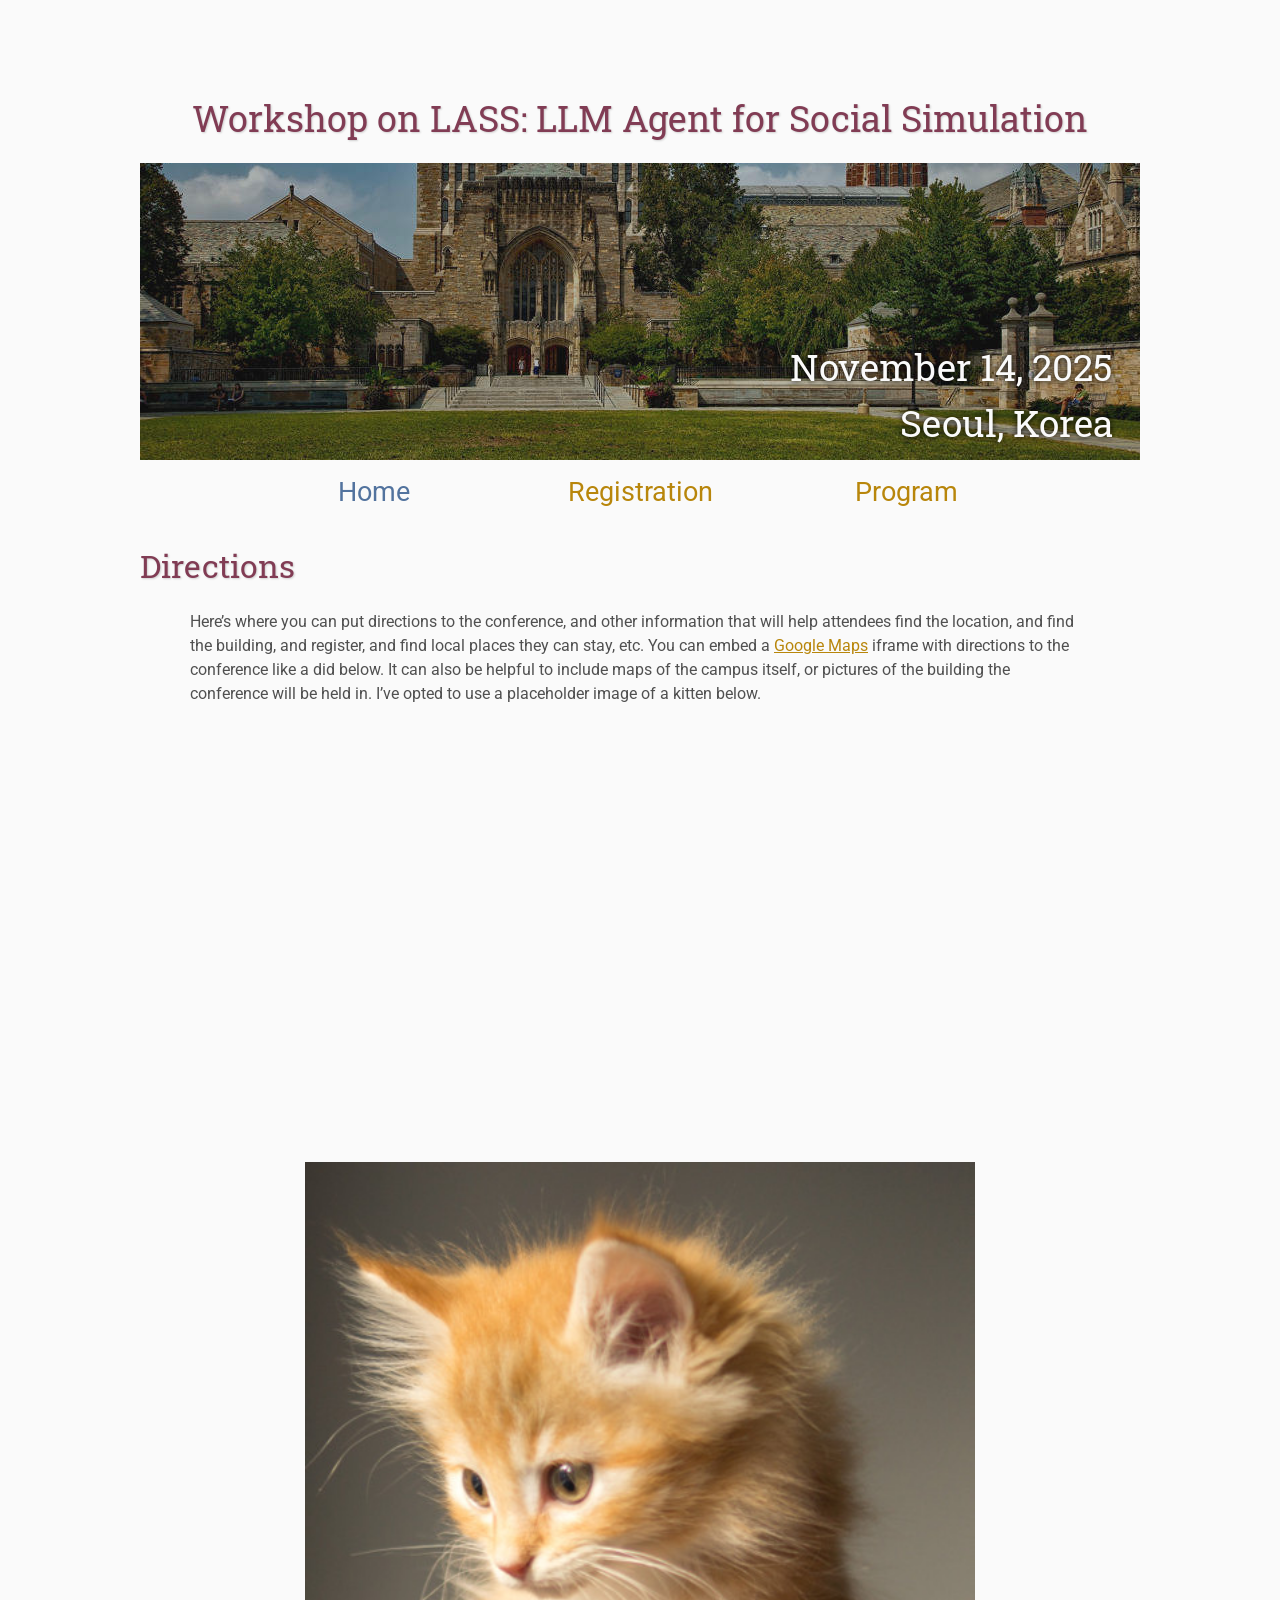
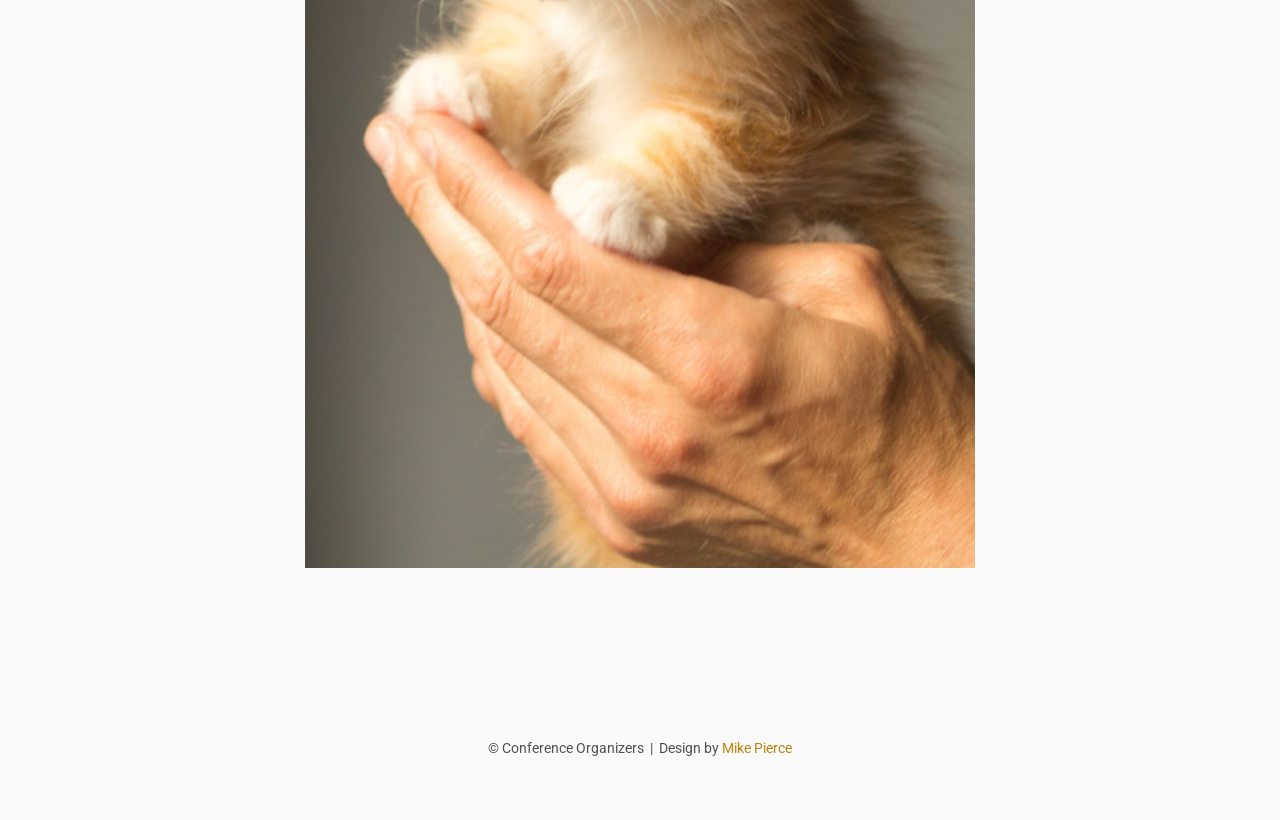
<file: 2025/directions/index.html>
<!DOCTYPE html>
<html lang='en'>

<head>
    <base href="..">
    <link rel="shortcut icon" type="image/png" href="assets/favicon.png"/>
    <link rel="stylesheet" type="text/css" media="all" href="assets/main.css"/>
    <meta name="description" content="Conference Template">
    <meta name="resource-type" content="document">
    <meta name="distribution" content="global">
    <meta name="KeyWords" content="Conference">
    <title>LASS-workshop</title>
</head>

<body>

    <style>
    .top-left h1{
      /* 随屏幕宽度缩放，最小 22px，最大 36px */
      font-size: clamp(1.375rem, 4vw + 0.5rem, 2.25rem);
      line-height: 1.25;
      margin: 0;
      word-break: break-word;    /* 超长单词也能断 */
    }    
    </style>
    
    <div class="banner">
        <img src="assets/banner.jpg" alt="Conference Template Banner">
        <div class="top-left">
            <h1>Workshop on LASS: LLM Agent for Social Simulation</h1>
        </div>
        <div class="bottom-right">
            November 14, 2025 <br> Seoul, Korea
        </div>
    </div>

    <table class="navigation">
        <tr>
            <td class="navigation">
                <a class="current" title="Conference Home Page" href=".">Home</a>
            </td>
            <td class="navigation">
                <a title="Register for the Conference" href="registration">Registration</a>
            </td>
            <td class="navigation">
                <a title="Conference Program" href="program">Program</a> 
            </td>
            <!-- <td class="navigation"> -->
            <!--     <a title="Directions to the Conference" href="directions">Directions</a> -->
            <!-- </td> -->
            <!-- <td class="navigation"> -->
            <!--     <a title="Conference Flyer" href="flyer">Flyer</a> -->
            <!-- </td> -->
        </tr>
    </table>


    <h2>Directions</h2>
    <p>
        Here&rsquo;s where you can put directions to the conference,
        and other information that will help attendees find the location,
        and find the building, and register, and find local places they can stay, etc.
        You can embed a <a href="https://www.google.com/maps">Google Maps</a> iframe
        with directions to the conference like a did below.
        It can also be helpful to include maps of the campus itself,
        or pictures of the building the conference will be held in.
        I&rsquo;ve opted to use a placeholder image of a kitten below.
    </p>

    <iframe class="directions" src="https://www.google.com/maps/embed?pb=!1m18!1m12!1m3!1d134998.56138929052!2d-121.98776790326531!3d37.869213445646146!2m3!1f0!2f0!3f0!3m2!1i1024!2i768!4f13.1!3m3!1m2!1s0x808ff431db2f96d1%3A0x8b99d90a20aa67de!2sMt+Diablo!5e0!3m2!1sen!2sus!4v1561787340910!5m2!1sen!2sus"></iframe>

    <img class="center" src="assets/kitten4.jpg" alt="This is just a kitten right now" id="kitten">

    <footer>
        &copy; Conference Organizers
        &nbsp;|&nbsp; Design by <a href="https://github.com/mikepierce">Mike Pierce</a>
    </footer>

</body>
</html>
</file>
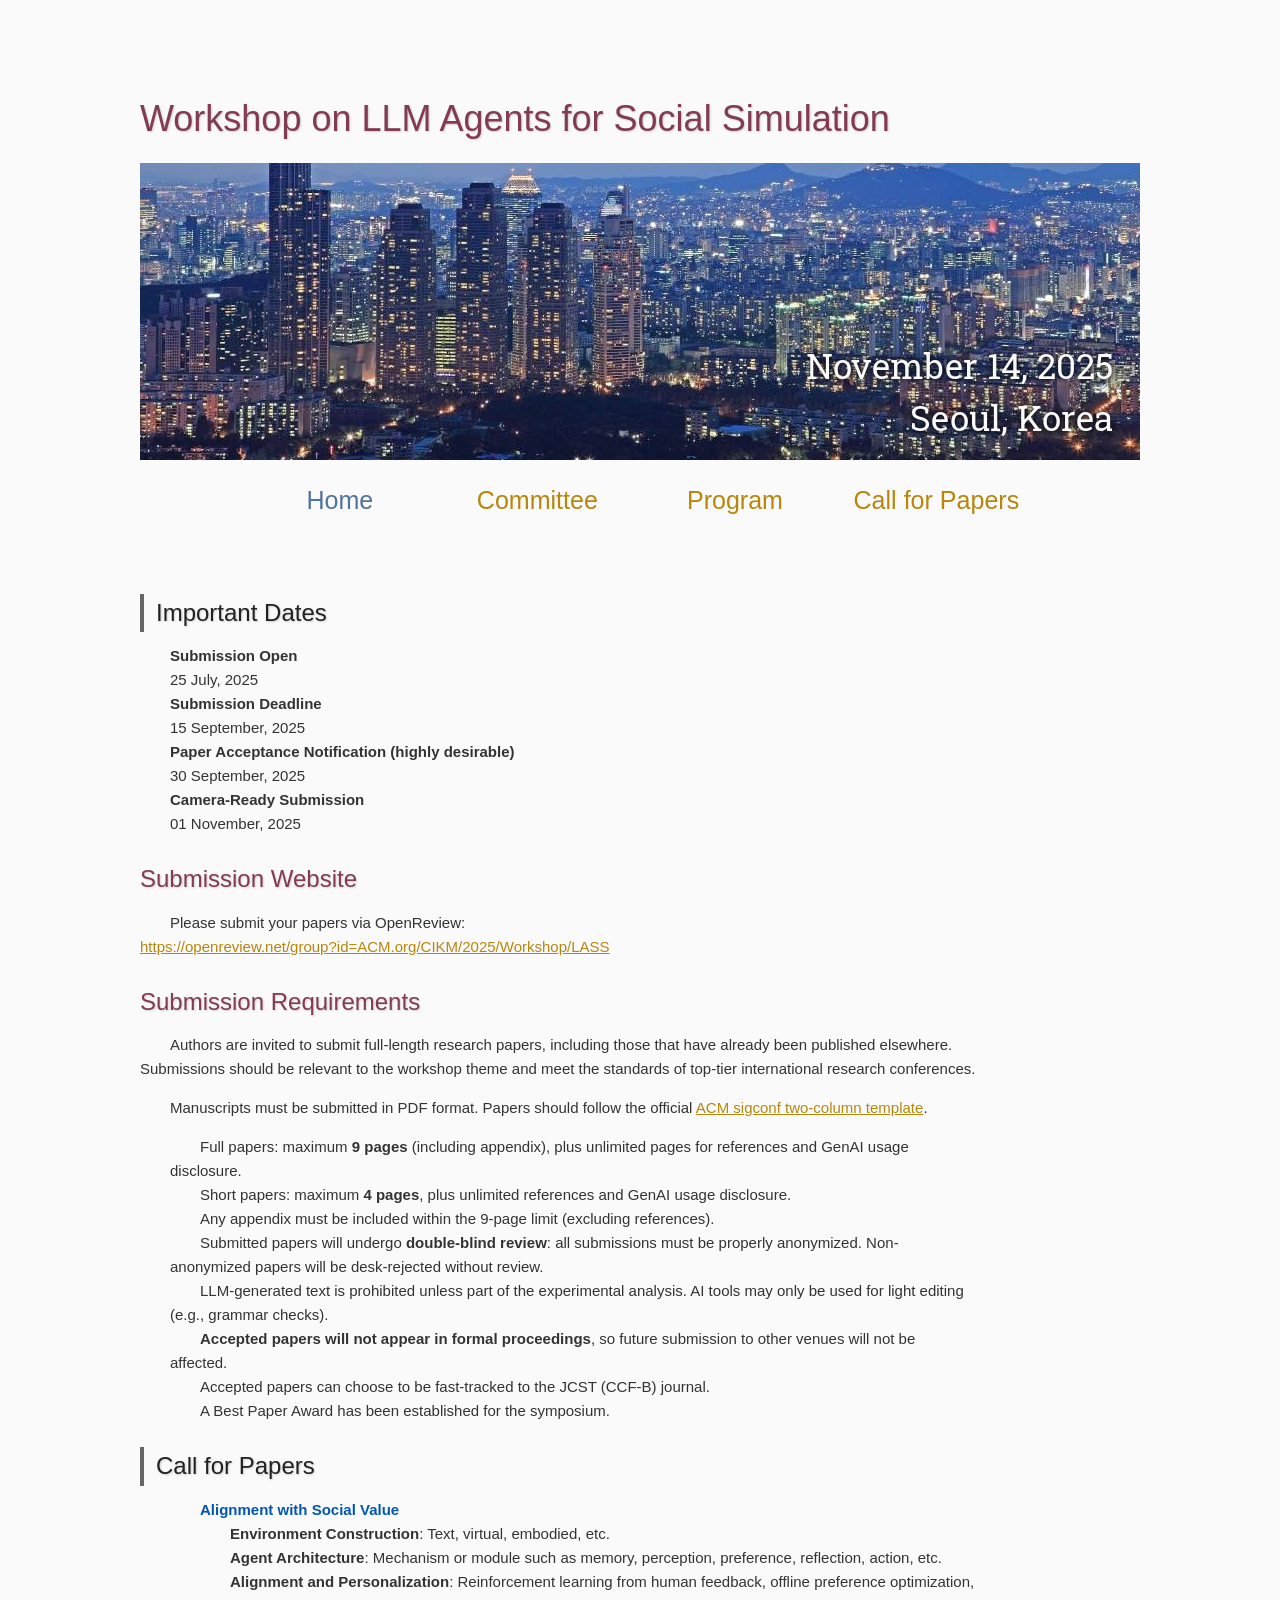
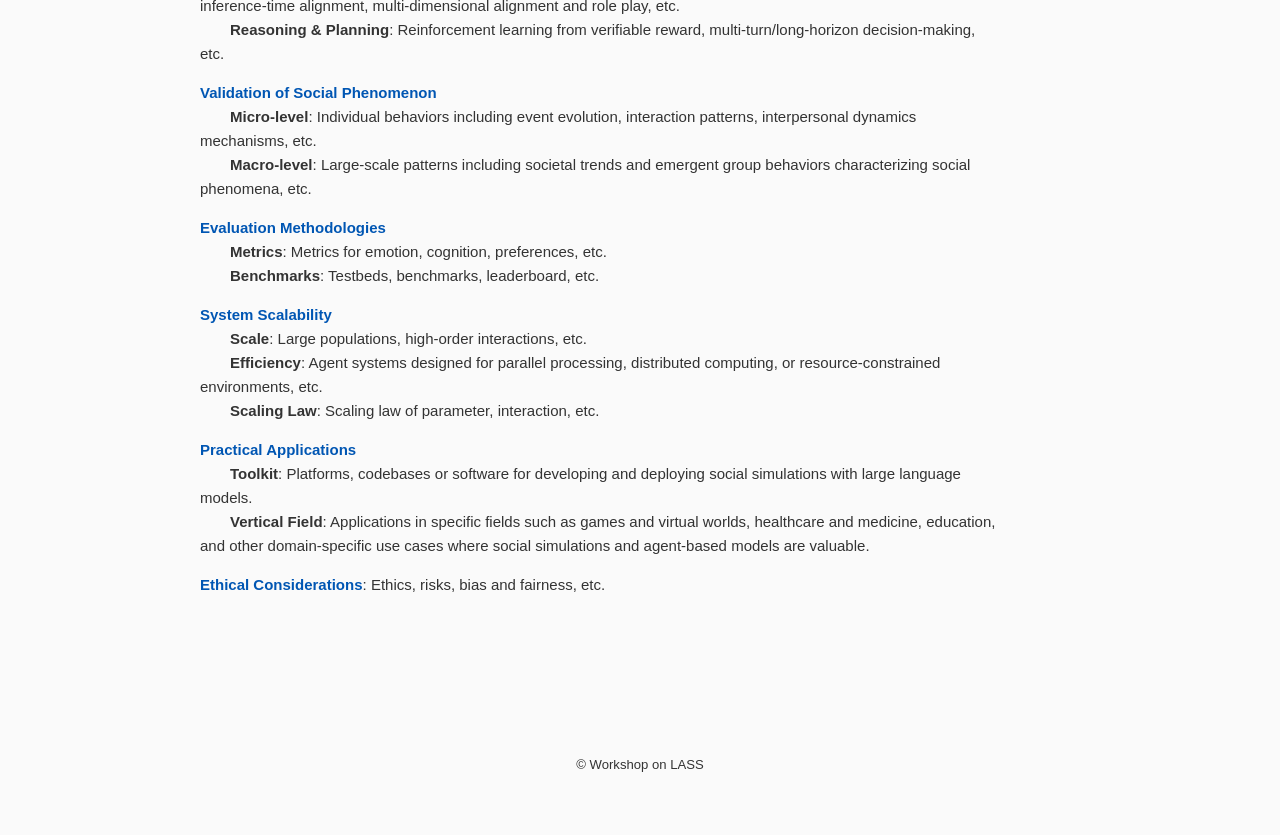
<file: 2025/flyer/index.html>
<!DOCTYPE html>
<html lang='en'>

<head>
    <base href="..">
    <link rel="shortcut icon" type="image/png" href="assets/favicon.png"/>
    <link rel="stylesheet" type="text/css" media="all" href="assets/main.css"/>
    <meta name="description" content="Conference Template">
    <meta name="resource-type" content="document">
    <meta name="distribution" content="global">
    <meta name="KeyWords" content="Conference">
    <title>LASS-workshop</title>
</head>

<body>

    <!-- 全局统一字体和段落缩进／对齐 -->
    <style>
    .top-left h1{
        /* 随屏幕宽度缩放，最小 22px，最大 36px */
        font-size: clamp(1.375rem, 4vw + 0.5rem, 2.25rem);
        line-height: 1.25;
        margin: 0;
        word-break: break-word;
    }
        
      /* 正文字体：可根据需要替换为自己喜欢的字体 */
      body,
      p, li, dt, dd {
        font-family: Arial, sans-serif;
        font-size: 15px;
        line-height: 1.6;
        color: #333;
      }

      /* 统一段落缩进：首行缩进 2em；段落之间自动分隔 */
      p,
      li {
        text-indent: 2em;
        margin: 0 0 1em 0;
      }

      /* 定义标题与正文对齐保持左对齐 */
      h1, h2, h3, h4 {
        font-family: Arial, sans-serif;
        text-align: left;
        margin: 1em 0 0.5em 0;
      }

      /* 调整标题字体大小 */
      h1 {
        font-size: 2rem; /* 原来较大，现调小为2rem */
      }
      h2 {
        font-size: 1.5rem; /* 统一二级标题为1.5rem */
      }

      /* 列表、定义列表项同样首行缩进、统一外边距 */
      ul, ol {
        padding-left: 2em;
        margin: 0 0 1em 0;
      }
      dl {
        padding-left: 2em;
        margin: 0 0 1em 0;
      }
      dt, dd {
        margin: 0;
      }

      /* 定制二级标题下的左侧装饰 */
      .section-decor {
        color: #222;
        border-left: 4px solid #666;
        padding-left: 12px;
      }

    /* 三级标题 h3：稍小于 h2，但比正文更醒目 */
      h3 {
        font-size: 1.3rem;
        font-weight: 600;
        color: #004080;
        text-align: center;
        margin: 1.2em 0 0.6em;
        border-bottom: 2px solid #cce0ff;
        padding-bottom: 0.3em;
      }
    
      /* 四级标题 h4：比 h3 更小，保持左对齐 */
      h4 {
        font-size: 1.1rem;
        font-weight: 500;
        color: #333;
        text-align: left;
        margin: 1em 0 0.4em;
        padding-left: 0.5em;
        border-left: 3px solid #cce0ff;
      }
    
    </style>
    
    <div class="banner">
        <img src="assets/new.jpg" alt="Conference Template Banner">
        <div class="top-left">
            <h1>Workshop on LLM Agents for Social Simulation</h1>
        </div>
        <div class="bottom-right">
            November 14, 2025 <br> Seoul, Korea
        </div>
    </div>

    <table class="navigation">
        <tr>
            <td class="navigation"><a class="current" title="Conference Home Page" href=".">Home</a></td>
            <td class="navigation"><a title="Committee" href="registration">Committee</a></td>
            <td class="navigation"><a title="Conference Program" href="program">Program</a></td>
            <td class="navigation"><a title="Conference Flyer" href="flyer">Call for Papers</a></td>
        </tr>
    </table>

    <br>

    <h2 class="section-decor">Important Dates</h2>
    <dl>
      <dt><strong>Submission Open</strong></dt>
      <dd>25 July, 2025</dd>

      <dt><strong>Submission Deadline</strong></dt>
      <dd>15 September, 2025</dd>

      <dt><strong>Paper Acceptance Notification (highly desirable) </strong></dt>
      <dd>30 September, 2025</dd>

      <dt><strong>Camera-Ready Submission</strong></dt>
      <dd>01 November, 2025</dd>
    </dl>

  <h2>Submission Website</h2>
  <p>
    Please submit your papers via OpenReview: <br>
    <a href="https://openreview.net/group?id=ACM.org/CIKM/2025/Workshop/LASS" target="_blank">
      https://openreview.net/group?id=ACM.org/CIKM/2025/Workshop/LASS
    </a>
  </p>

  <h2>Submission Requirements</h2>
  <p>
    Authors are invited to submit full-length research papers, including those that have already been published elsewhere. 
    Submissions should be relevant to the workshop theme and meet the standards of top-tier international research conferences.
  </p>
  <p>
    Manuscripts must be submitted in PDF format. Papers should follow the official
    <a href="https://www.acm.org/publications/proceedings-template" target="_blank">ACM sigconf two-column template</a>.
  </p>
  <p>
  <ul>
  <li>Full papers: maximum <strong>9 pages</strong> (including appendix), plus unlimited pages for references and GenAI usage disclosure.</li>
  <li>Short papers: maximum <strong>4 pages</strong>, plus unlimited references and GenAI usage disclosure.</li>
  <li>Any appendix must be included within the 9-page limit (excluding references).</li>
  <li>Submitted papers will undergo <strong>double-blind review</strong>: all submissions must be properly anonymized. Non-anonymized papers will be desk-rejected without review.</li>
  <li>LLM-generated text is prohibited unless part of the experimental analysis. AI tools may only be used for light editing (e.g., grammar checks).</li>
  <li><strong>Accepted papers will not appear in formal proceedings</strong>, so future submission to other venues will not be affected.</li>
  <li>Accepted papers can choose to be fast-tracked to the JCST (CCF-B) journal.</li>
  <li>A Best Paper Award has been established for the symposium.</li>
  </ul>
  </p>

  <h2 class="section-decor">Call for Papers</h2>
      <ul>
        <li><strong style="color: #0056b3;">Alignment with Social Value</strong>
          <ul>
            <li><strong>Environment Construction</strong>: Text, virtual, embodied, etc.</li>
            <li><strong>Agent Architecture</strong>: Mechanism or module such as memory, perception, preference, reflection, action, etc.</li>
            <li><strong>Alignment and Personalization</strong>: Reinforcement learning from human feedback, offline preference optimization, inference-time alignment, multi-dimensional alignment and role play, etc.</li>
            <li><strong>Reasoning & Planning</strong>: Reinforcement learning from verifiable reward, multi-turn/long-horizon decision-making, etc.</li>
          </ul>
        </li>

        <li><strong style="color: #0056b3;">Validation of Social Phenomenon</strong>
          <ul>
            <li><strong>Micro-level</strong>: Individual behaviors including event evolution, interaction patterns, interpersonal dynamics mechanisms, etc.</li>
            <li><strong>Macro-level</strong>: Large-scale patterns including societal trends and emergent group behaviors characterizing social phenomena, etc.</li>
          </ul>
        </li>

        <li><strong style="color: #0056b3;">Evaluation Methodologies</strong>
          <ul>
            <li><strong>Metrics</strong>: Metrics for emotion, cognition, preferences, etc.</li>
            <li><strong>Benchmarks</strong>: Testbeds, benchmarks, leaderboard, etc.</li>
          </ul>
        </li>

        <li><strong style="color: #0056b3;">System Scalability</strong>
          <ul>
            <li><strong>Scale</strong>: Large populations, high-order interactions, etc.</li>
            <li><strong>Efficiency</strong>: Agent systems designed for parallel processing, distributed computing, or resource-constrained environments, etc.</li>
            <li><strong>Scaling Law</strong>: Scaling law of parameter, interaction, etc.</li>
          </ul>
        </li>

        <li><strong style="color: #0056b3;">Practical Applications</strong>
          <ul>
            <li><strong>Toolkit</strong>: Platforms, codebases or software for developing and deploying social simulations with large language models.</li>
            <li><strong>Vertical Field</strong>: Applications in specific fields such as games and virtual worlds, healthcare and medicine, education, and other domain-specific use cases where social simulations and agent-based models are valuable.</li>
          </ul>
        </li>

        <li><strong style="color: #0056b3;">Ethical Considerations</strong>: Ethics, risks, bias and fairness, etc.</li>
      </ul>

    <footer>
        &copy; Workshop on LASS
    </footer>
    
</body>
</html>
</file>
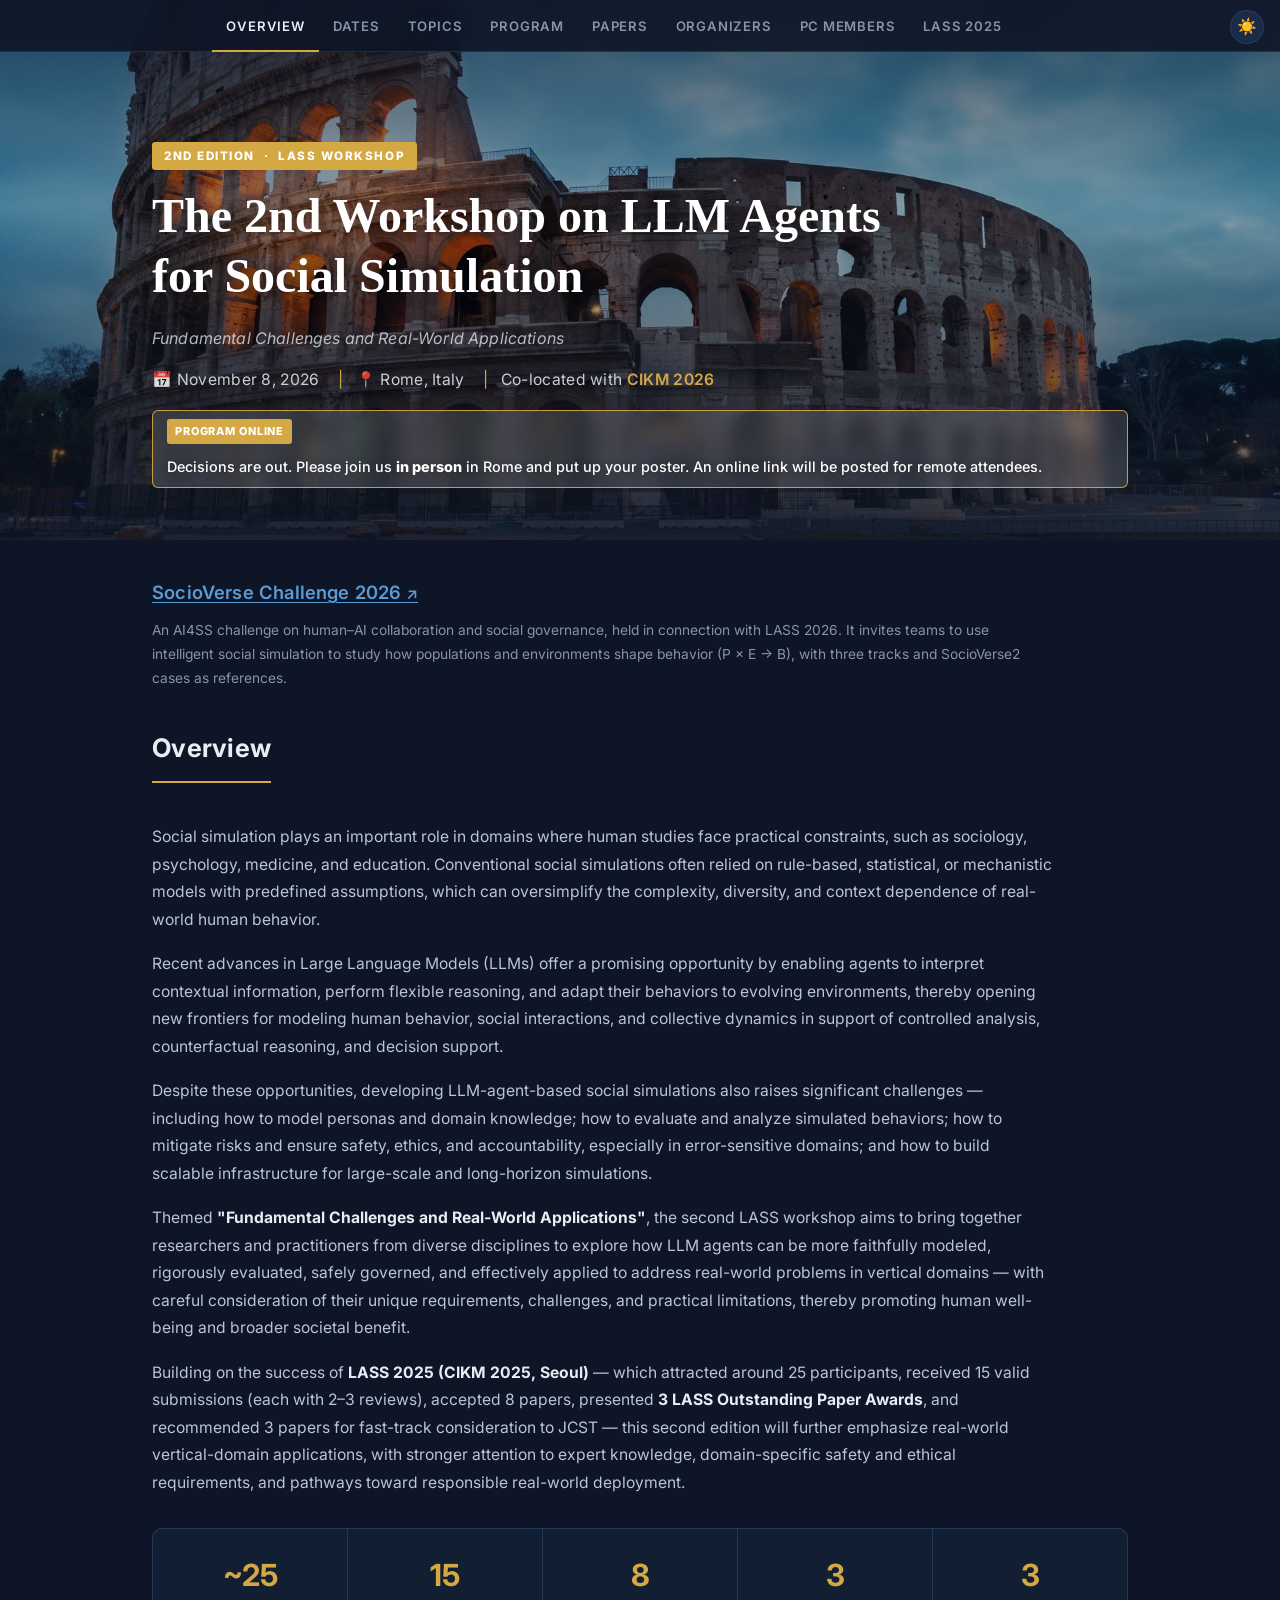
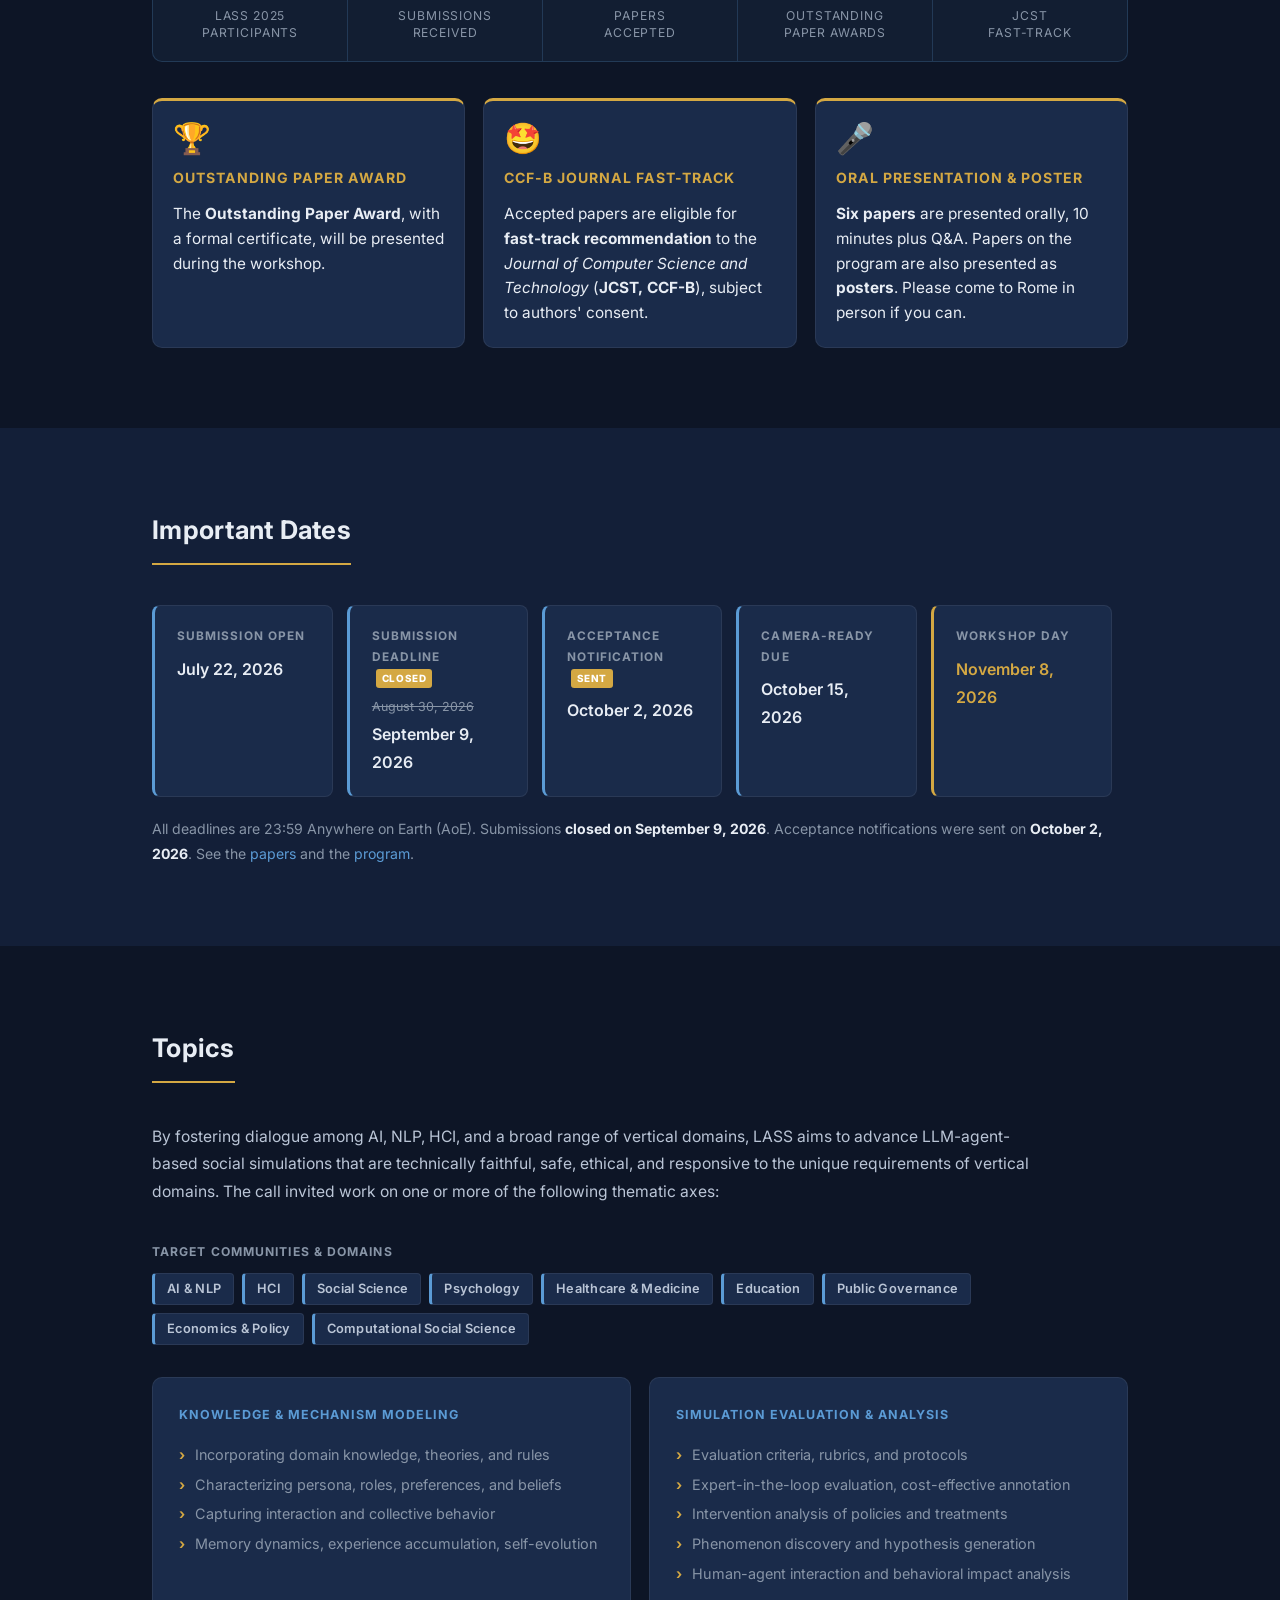
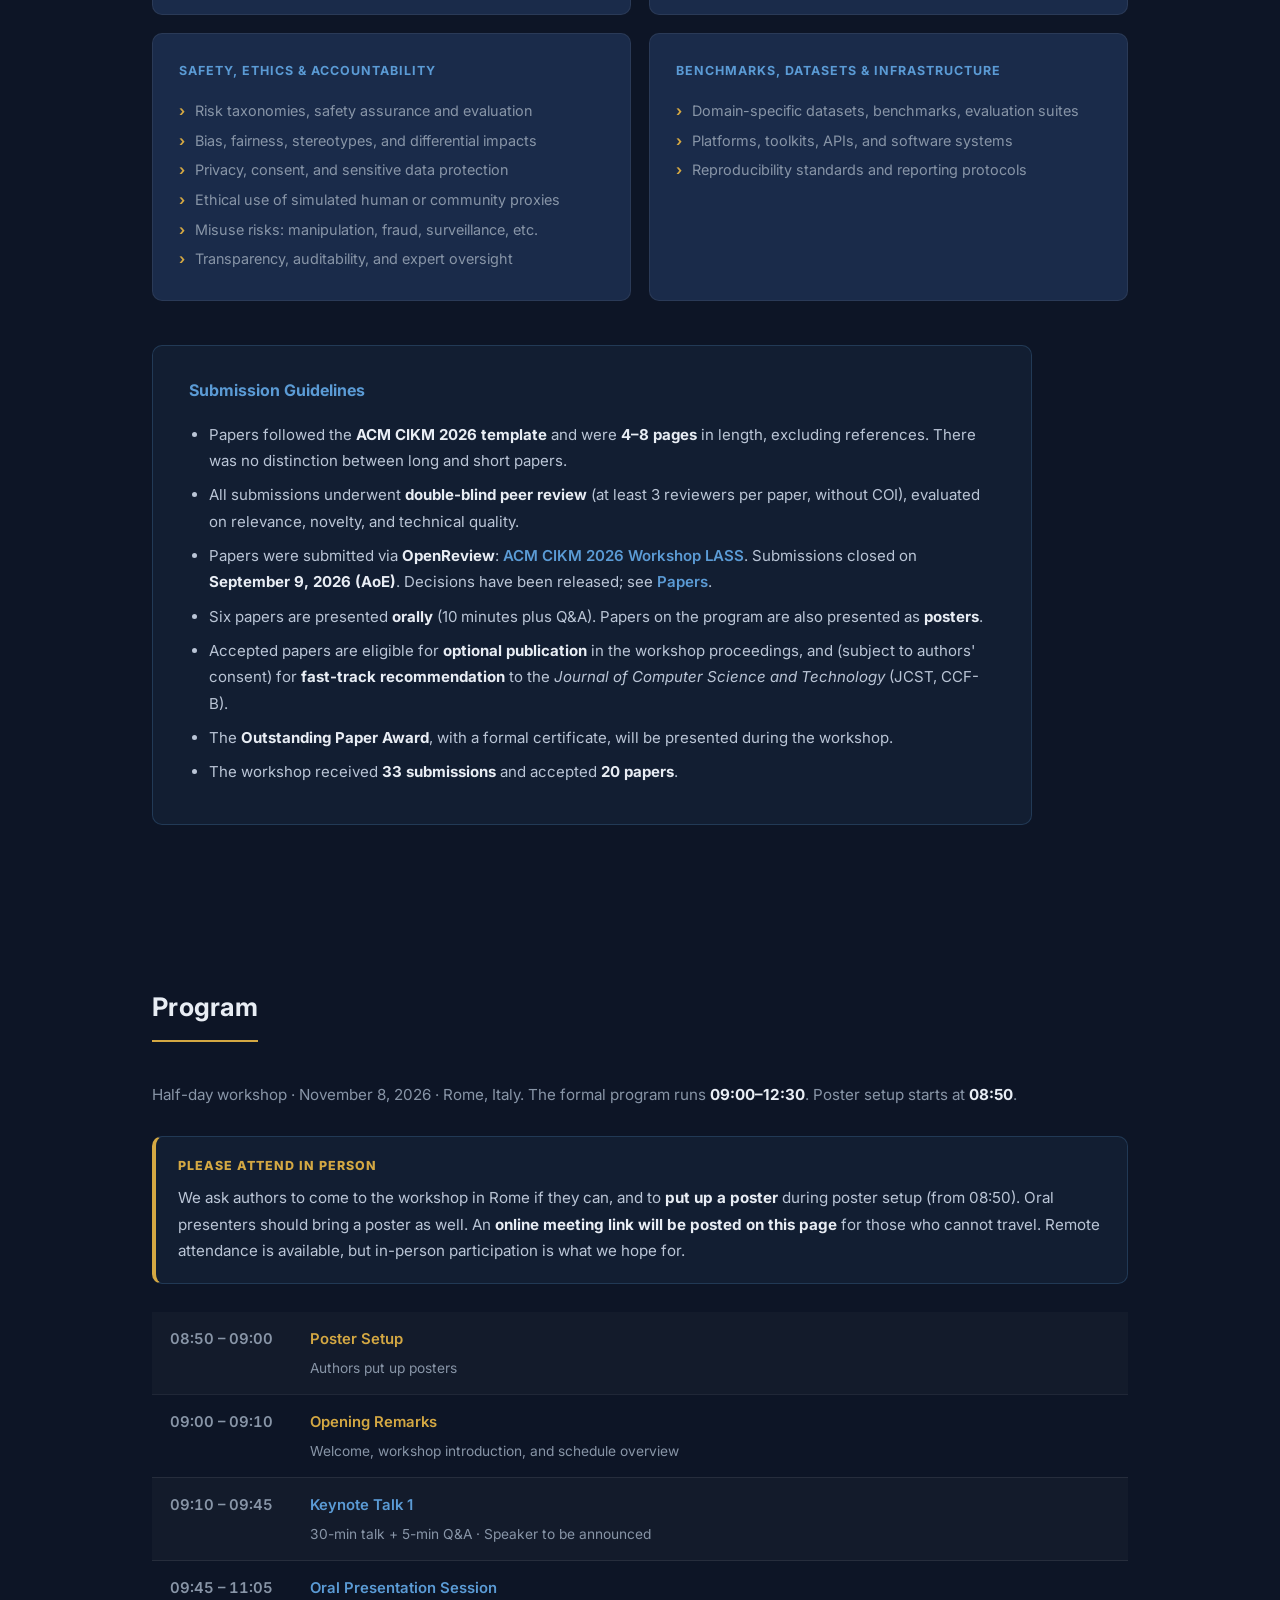
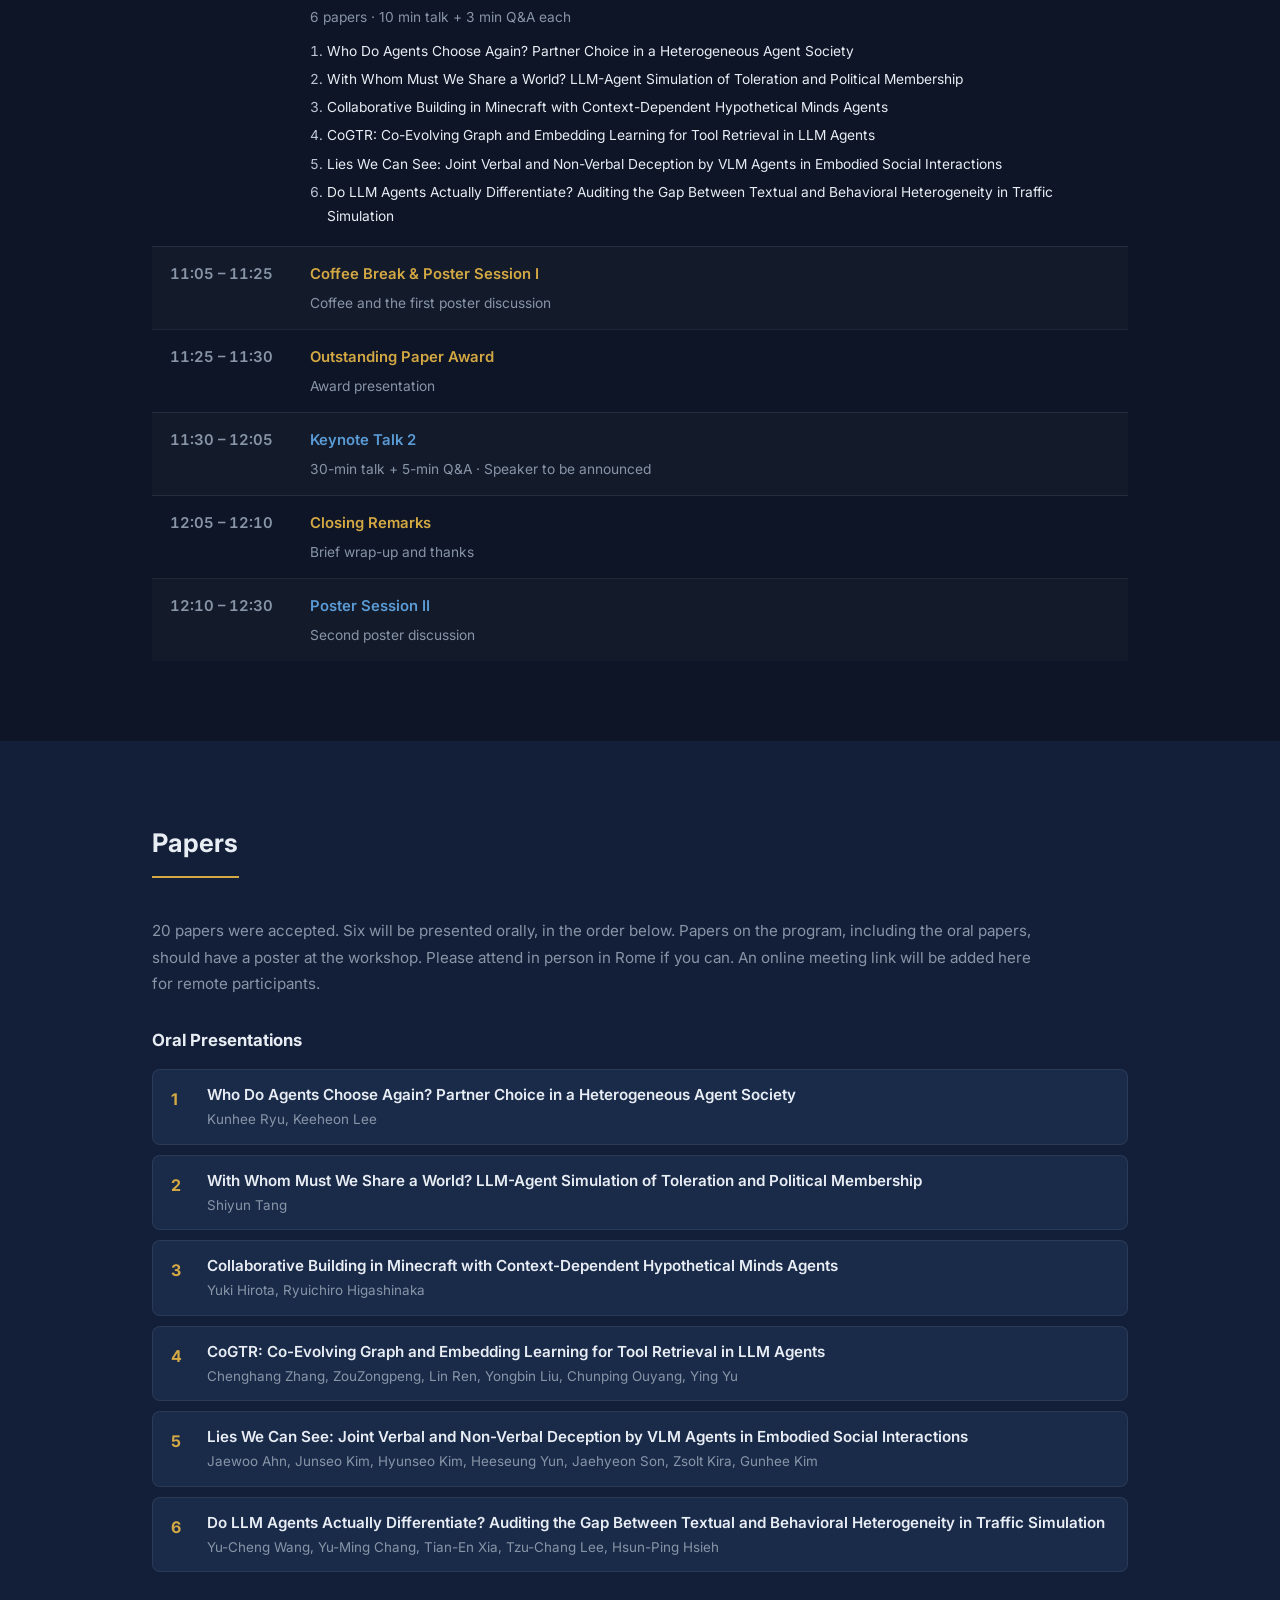
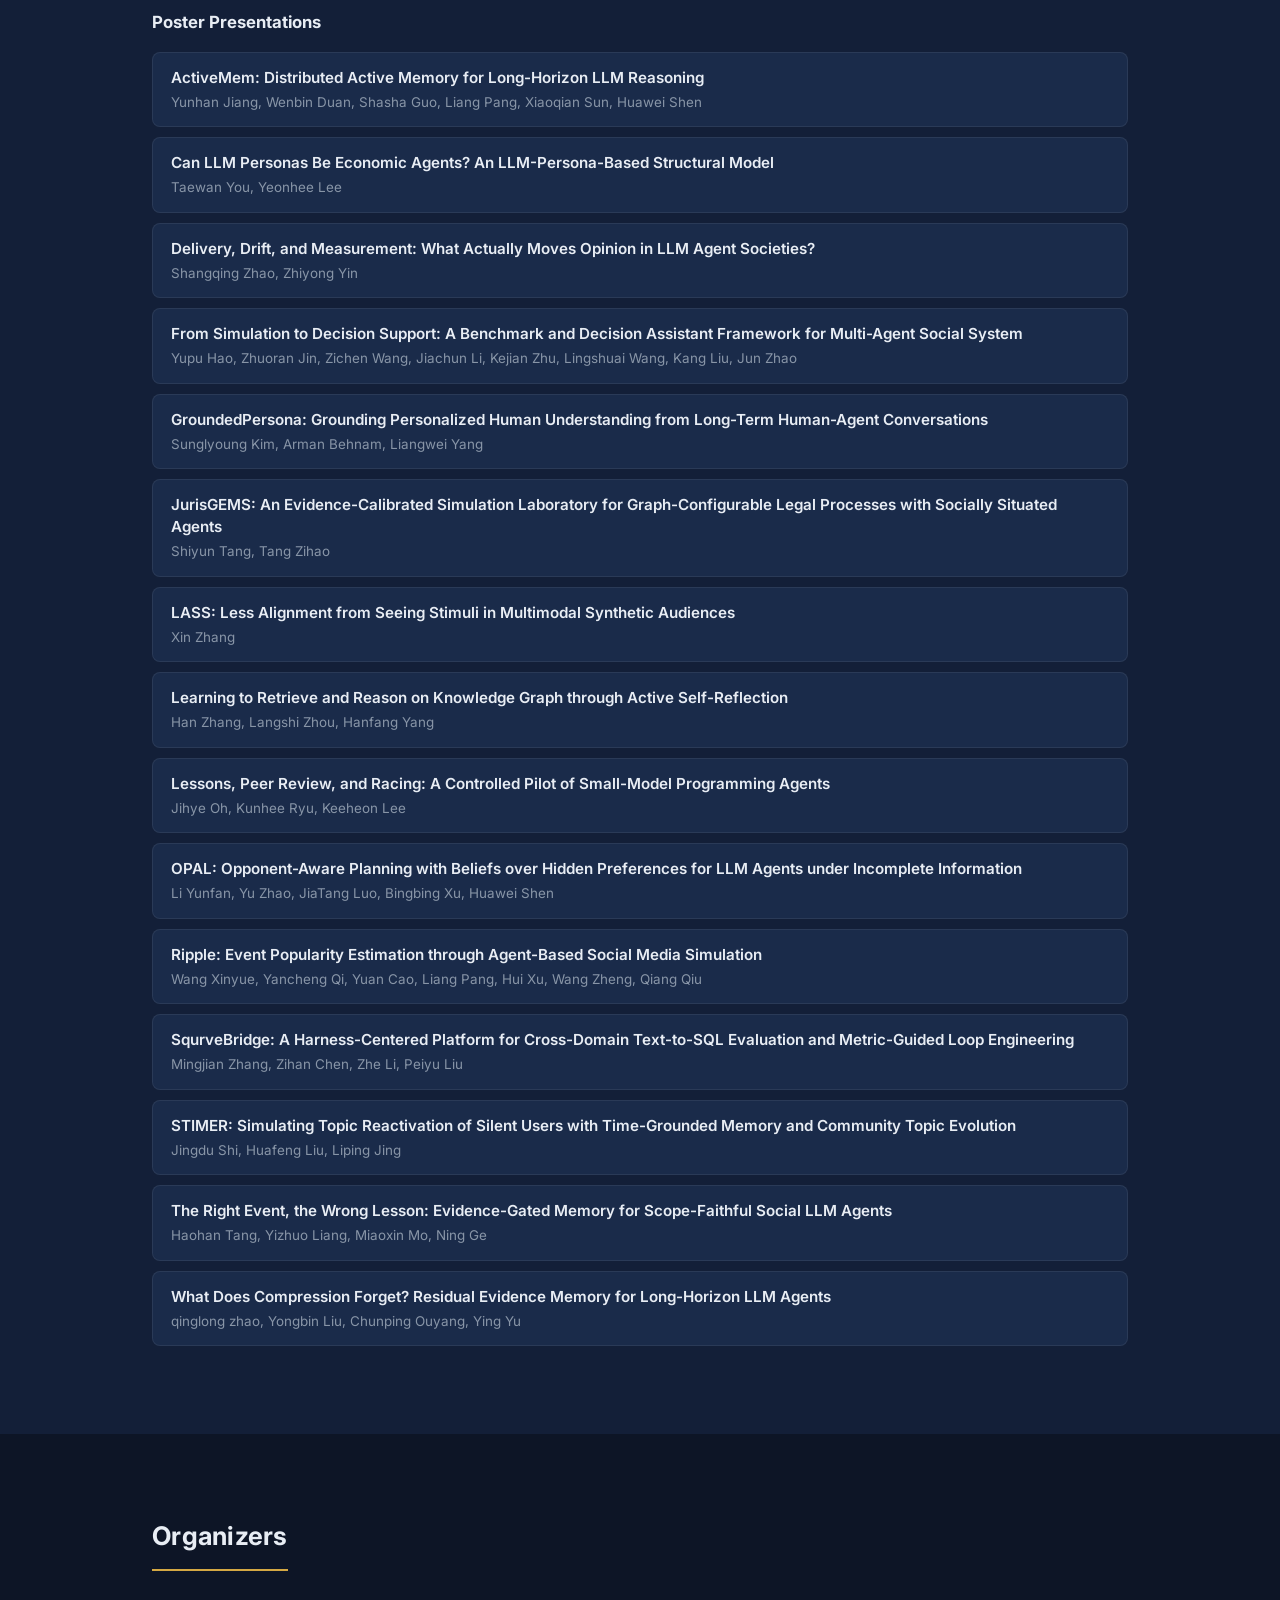
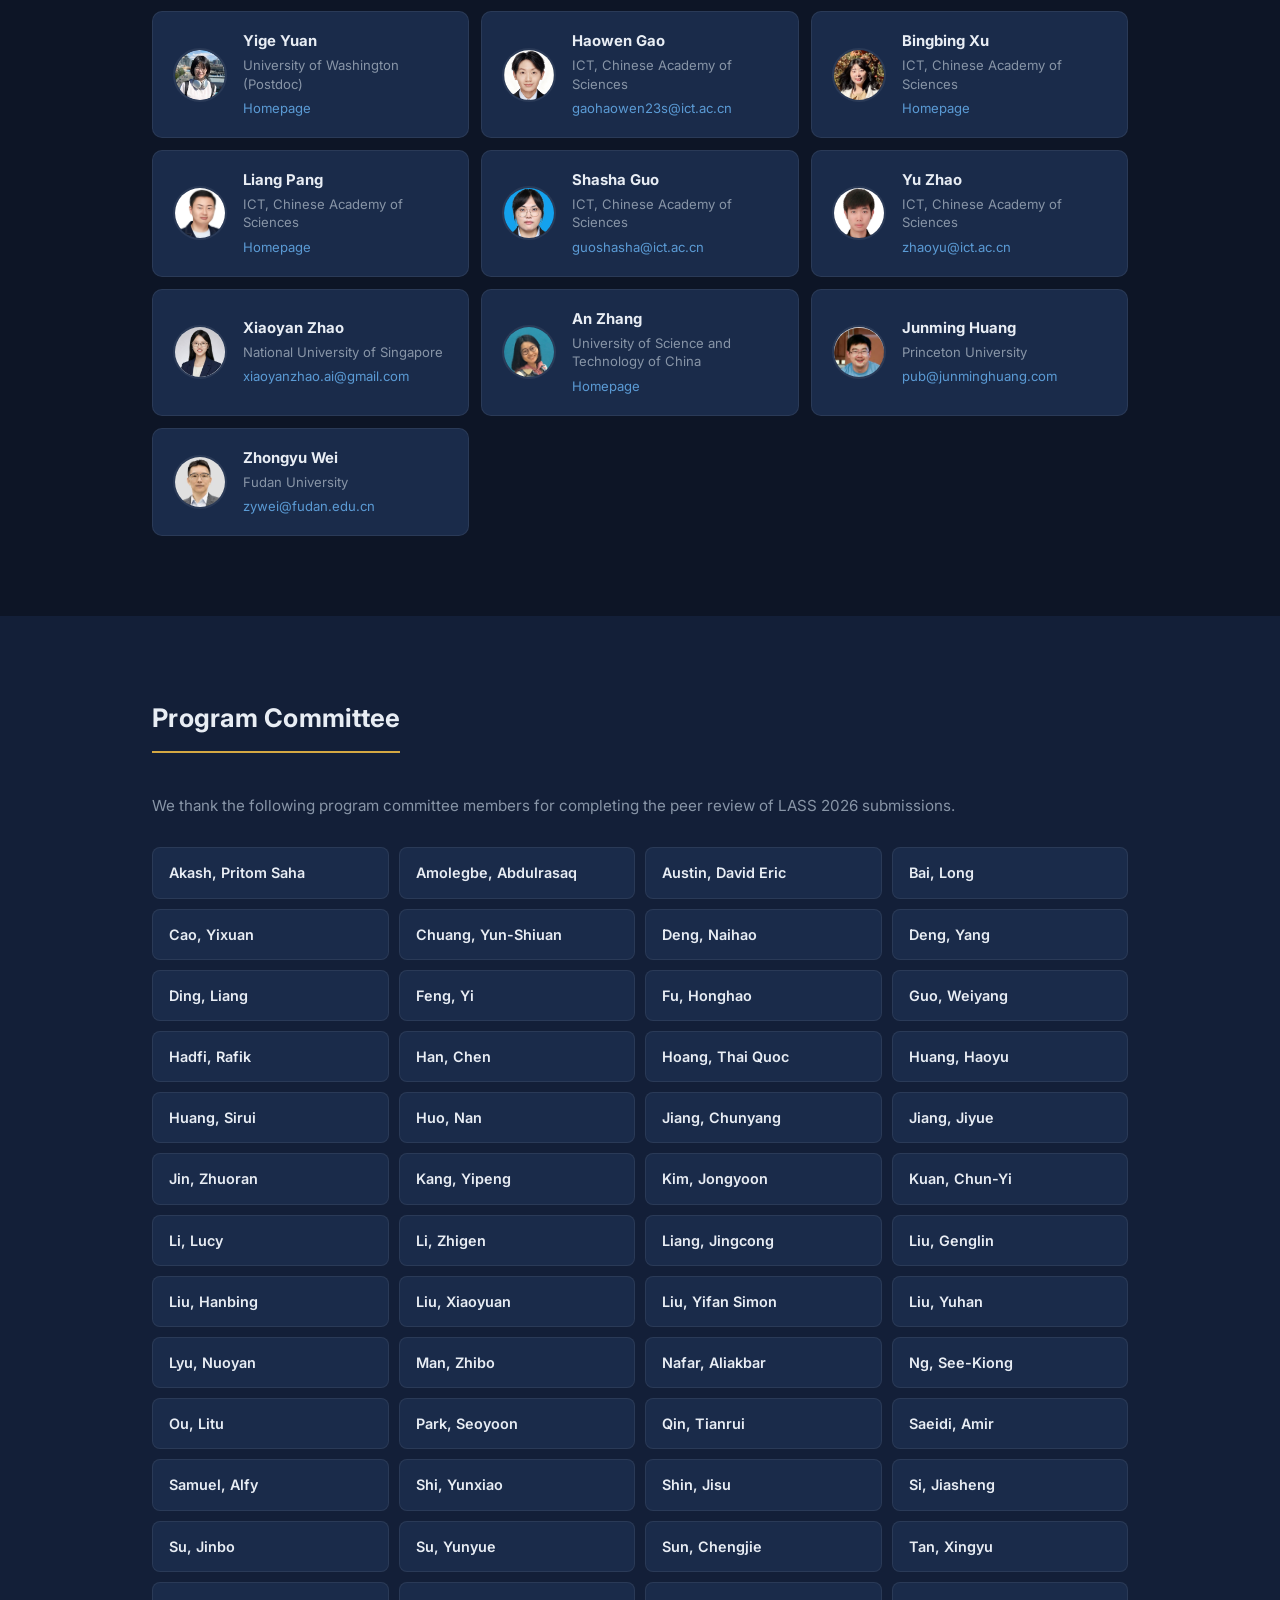
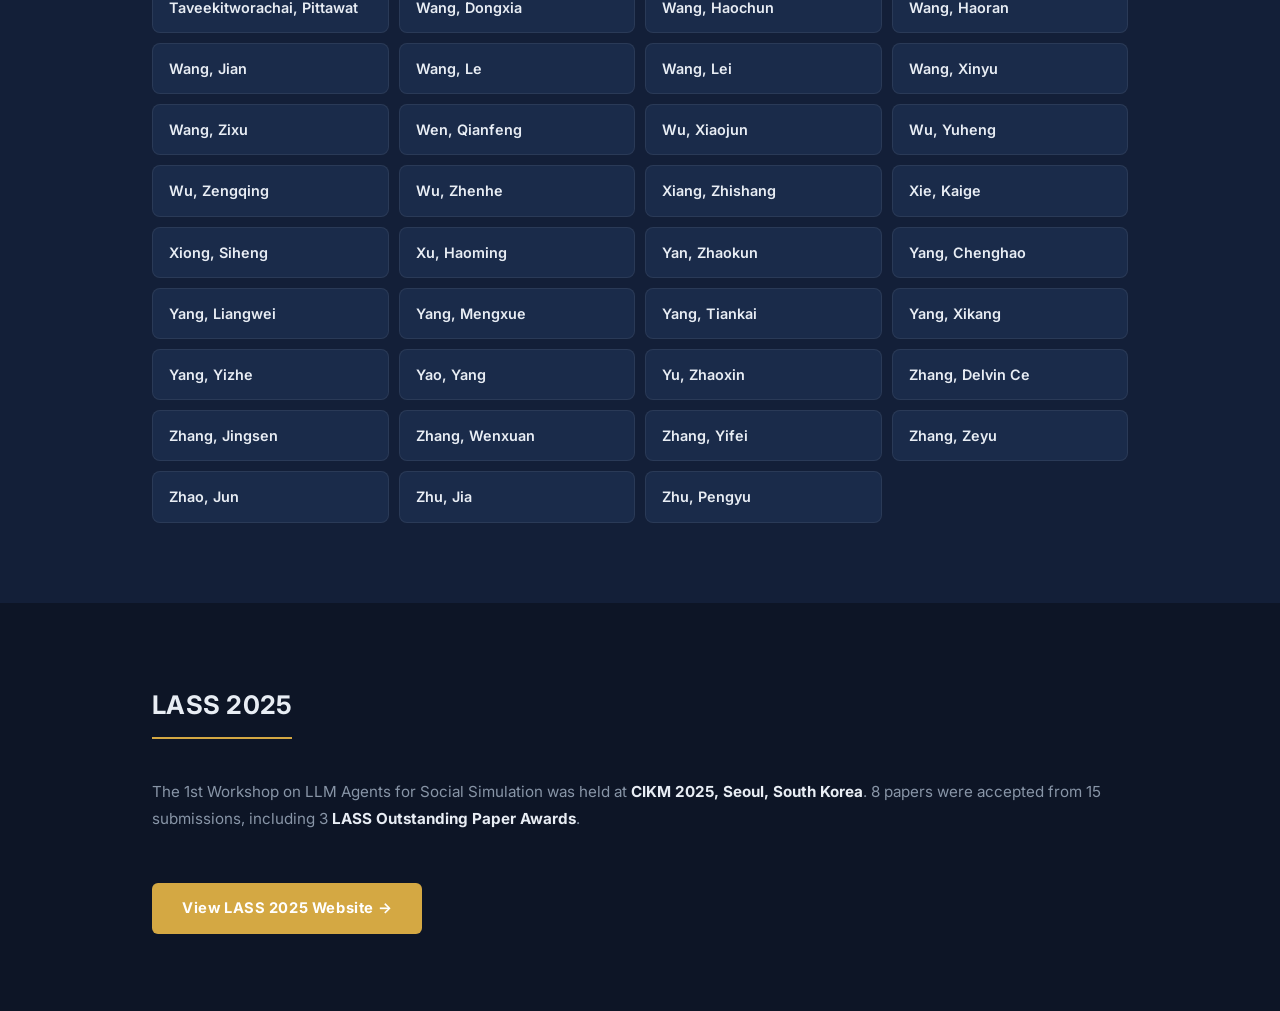
<file: index-light.html>
<!DOCTYPE html>
<html lang="en">
<head>
  <meta charset="UTF-8">
  <meta http-equiv="refresh" content="0; url=index.html">
  <title>Redirecting — LASS @ CIKM 2026</title>
</head>
<body>
  <p>Redirecting to <a href="index.html">LASS @ CIKM 2026</a>…</p>
</body>
</html>
</file>
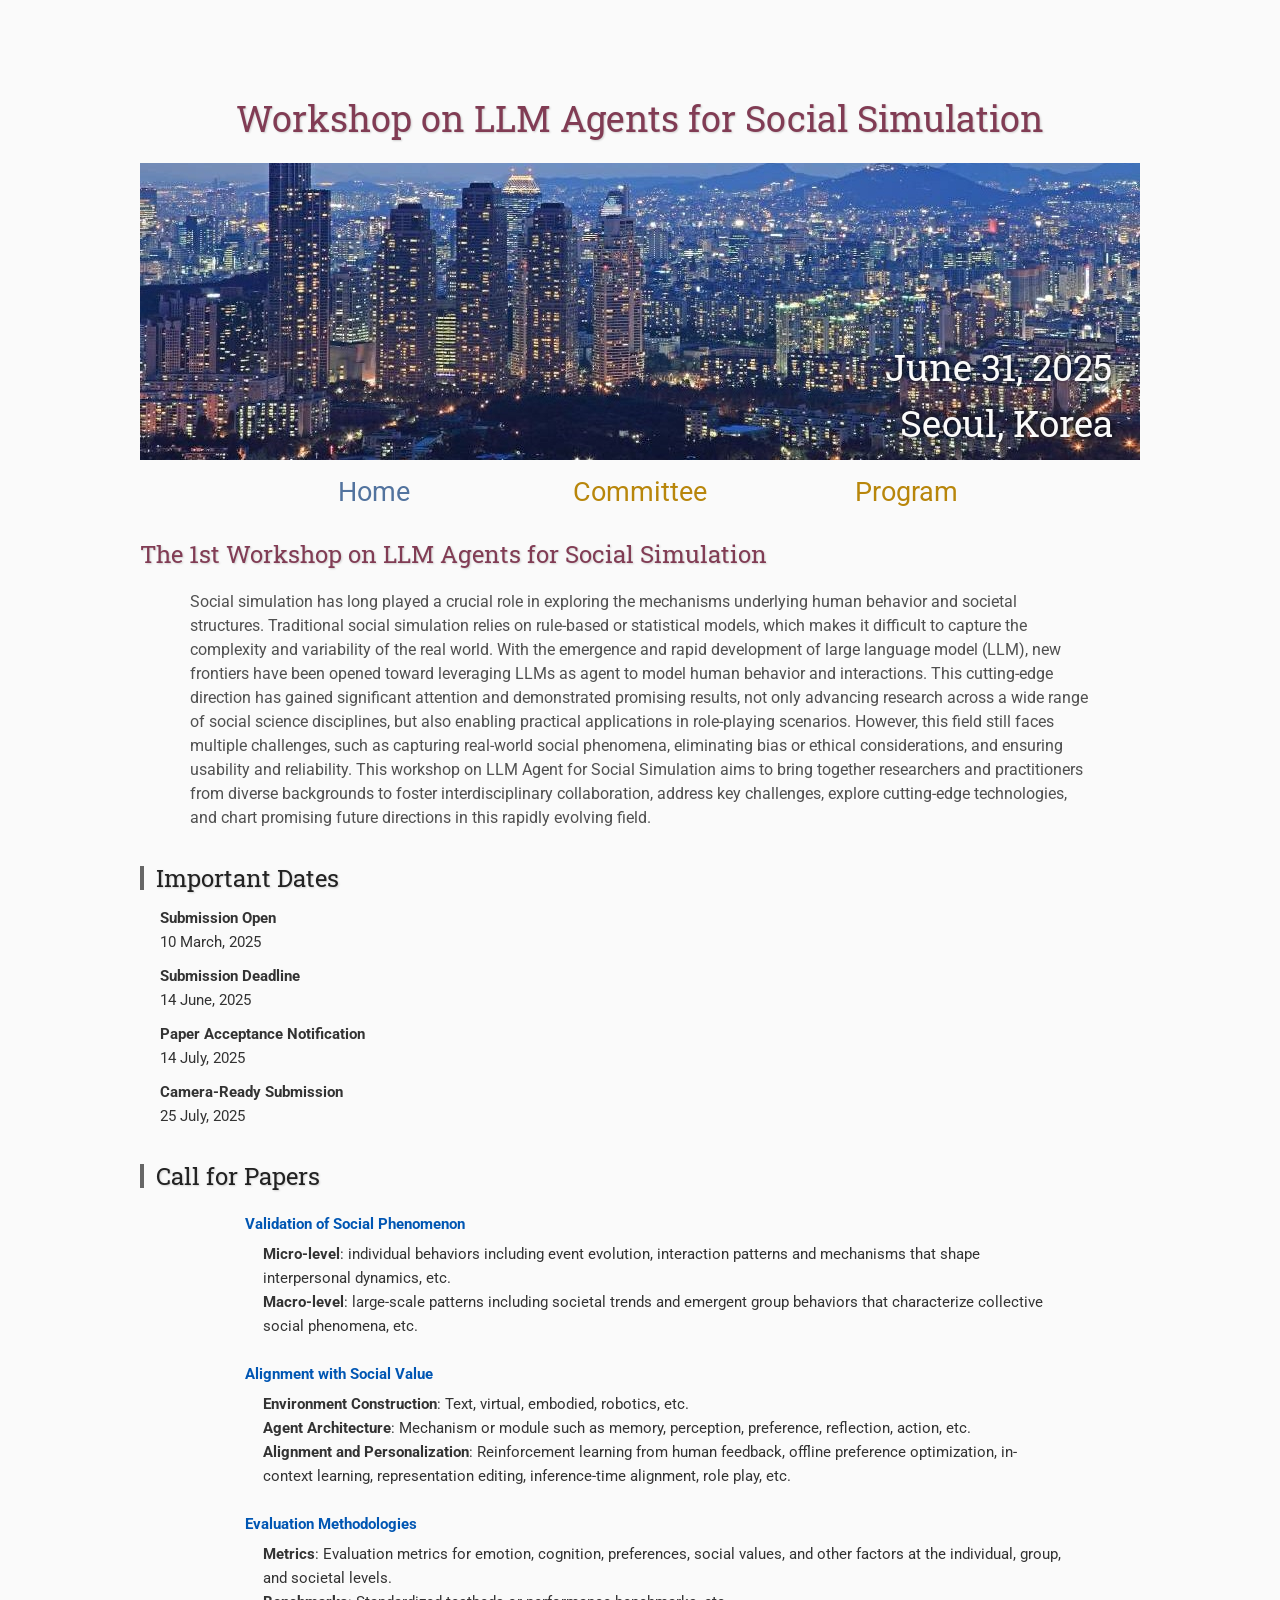
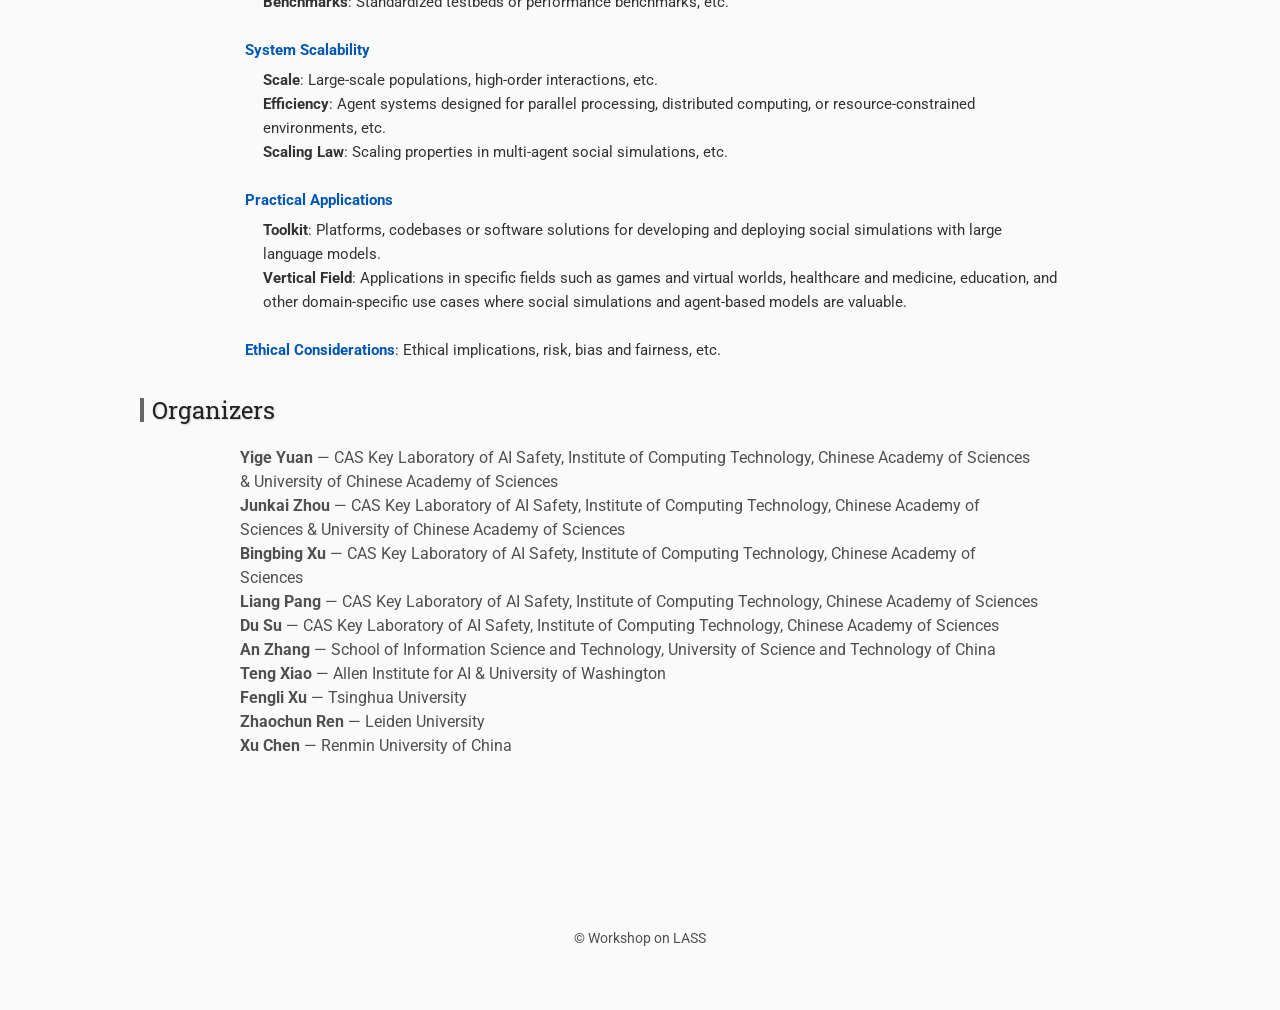
<file: 2025/1.html>
<!DOCTYPE html>
<html lang='en'>

<head>
    <base href=".">
    <link rel="shortcut icon" type="image/png" href="assets/favicon.png"/>
    <link rel="stylesheet" type="text/css" media="all" href="assets/main.css"/>
    <meta name="description" content="Conference Template">
    <meta name="resource-type" content="document">
    <meta name="distribution" content="global">
    <meta name="KeyWords" content="Conference">
    <title>Conference Template</title>
</head>

<body>

    <style>
    .top-left h1{
      /* 随屏幕宽度缩放，最小 22px，最大 36px */
      font-size: clamp(1.375rem, 4vw + 0.5rem, 2.25rem);
      line-height: 1.25;
      margin: 0;
      word-break: break-word;    /* 超长单词也能断 */
    }    
    </style>

    <div class="banner">
        <img src="assets/new.jpg" alt="Conference Template Banner">
        <div class="top-left">
            <h1>Workshop on LLM Agents for Social Simulation</h1>
        </div>
        <div class="bottom-right">
            June 31, 2025 <br> Seoul, Korea
        </div>
    </div>

    <table class="navigation">
        <tr>
            <td class="navigation">
                <a class="current" title="Conference Home Page" href=".">Home</a>
            </td>
            <td class="navigation">
                <a title="Register for the Conference" href="registration">Committee</a>
            </td>
            <td class="navigation">
                <a title="Conference Program" href="program">Program</a> 
            </td>
            <!-- <td class="navigation"> -->
            <!--     <a title="Directions to the Conference" href="directions">Directions</a> -->
            <!-- </td> -->
            <!-- <td class="navigation"> -->
            <!--     <a title="Conference Flyer" href="flyer">Flyer</a> -->
            <!-- </td> -->
        </tr>
    </table>

    <h2 style="font-size: 24px;">The 1st Workshop on LLM Agents for Social Simulation</h2>
    <p>
        Social simulation has long played a crucial role in exploring the mechanisms underlying human behavior and societal structures.
Traditional social simulation relies on rule-based or statistical models, which makes it difficult to capture the complexity and variability of the real world. 
With the emergence and rapid development of large language model (LLM), new frontiers have been opened toward leveraging LLMs as agent to model human behavior and interactions.
This cutting-edge direction has gained significant attention and demonstrated promising results, not only advancing research across a wide range of social science disciplines, but also enabling practical applications in role-playing scenarios.
However, this field still faces multiple challenges, such as capturing real-world social phenomena, eliminating bias or ethical considerations, and ensuring usability and reliability. 
This workshop on LLM Agent for Social Simulation aims to bring together researchers and practitioners from diverse backgrounds to foster interdisciplinary collaboration, address key challenges, explore cutting-edge technologies, and chart promising future directions in this rapidly evolving field.
    </p>

     <h2 style="font-size: 24px; color: #222; border-left: 4px solid #666; padding-left: 12px; margin-bottom: 16px;">
  Important Dates
</h2>
<dl style="padding-left: 20px; font-size: 15px; color: #333; line-height: 1.6;">
  <dt><strong>Submission Open</strong></dt>
  <dd style="margin: 0 0 10px 0;">10 March, 2025</dd>

  <dt><strong>Submission Deadline</strong></dt>
  <dd style="margin: 0 0 10px 0;">14 June, 2025</dd>

  <dt><strong>Paper Acceptance Notification</strong></dt>
  <dd style="margin: 0 0 10px 0;">14 July, 2025</dd>

  <dt><strong>Camera-Ready Submission</strong></dt>
  <dd style="margin: 0;">25 July, 2025</dd>
</dl>


    <h2 style="font-size: 24px; color: #222; border-left: 4px solid #666; padding-left: 12px; margin-bottom: 16px;">
  Call for Papers
</h2>

<ul style="padding-left: 10px; font-size: 15px; color: #333; line-height: 1.6;">
  <li><strong style="color: #0056b3;">Validation of Social Phenomenon</strong>
    <ul style="padding-left: 18px; margin-top: 6px;">
      <li><strong>Micro-level</strong>: individual behaviors including event evolution, interaction patterns and mechanisms that shape interpersonal dynamics, etc.</li>
      <li><strong>Macro-level</strong>: large-scale patterns including societal trends and emergent group behaviors that characterize collective social phenomena, etc.</li>
    </ul>
  </li>

  <li style="margin-top: 10px;"><strong style="color: #0056b3;">Alignment with Social Value</strong>
    <ul style="padding-left: 18px; margin-top: 6px;">
      <li><strong>Environment Construction</strong>: Text, virtual, embodied, robotics, etc.</li>
      <li><strong>Agent Architecture</strong>: Mechanism or module such as memory, perception, preference, reflection, action, etc.</li>
      <li><strong>Alignment and Personalization</strong>: Reinforcement learning from human feedback, offline preference optimization, in-context learning, representation editing, inference-time alignment, role play, etc.</li>
    </ul>
  </li>

  <li style="margin-top: 10px;"><strong style="color: #0056b3;">Evaluation Methodologies</strong>
    <ul style="padding-left: 18px; margin-top: 6px;">
      <li><strong>Metrics</strong>: Evaluation metrics for emotion, cognition, preferences, social values, and other factors at the individual, group, and societal levels.</li>
      <li><strong>Benchmarks</strong>: Standardized testbeds or performance benchmarks, etc.</li>
    </ul>
  </li>

  <li style="margin-top: 10px;"><strong style="color: #0056b3;">System Scalability</strong>
    <ul style="padding-left: 18px; margin-top: 6px;">
      <li><strong>Scale</strong>: Large-scale populations, high-order interactions, etc.</li>
      <li><strong>Efficiency</strong>: Agent systems designed for parallel processing, distributed computing, or resource-constrained environments, etc.</li>
      <li><strong>Scaling Law</strong>: Scaling properties in multi-agent social simulations, etc.</li>
    </ul>
  </li>

  <li style="margin-top: 10px;"><strong style="color: #0056b3;">Practical Applications</strong>
    <ul style="padding-left: 18px; margin-top: 6px;">
      <li><strong>Toolkit</strong>: Platforms, codebases or software solutions for developing and deploying social simulations with large language models.</li>
      <li><strong>Vertical Field</strong>: Applications in specific fields such as games and virtual worlds, healthcare and medicine, education, and other domain-specific use cases where social simulations and agent-based models are valuable.</li>
    </ul>
  </li>

  <li style="margin-top: 10px;"><strong style="color: #0056b3;">Ethical Considerations</strong>: Ethical implications, risk, bias and fairness, etc.</li>
</ul>
    
    
    <h2 style="font-size: 24px; color: #222; border-left: 4px solid #666; padding-left: 8px; margin-bottom: 16px;">Organizers</h2>
    <ul>
      <li><strong>Yige Yuan</strong> — CAS Key Laboratory of AI Safety, Institute of Computing Technology, Chinese Academy of Sciences &amp; University of Chinese Academy of Sciences</li>
      <li><strong>Junkai Zhou</strong> — CAS Key Laboratory of AI Safety, Institute of Computing Technology, Chinese Academy of Sciences &amp; University of Chinese Academy of Sciences</li>
      <li><strong>Bingbing Xu</strong> — CAS Key Laboratory of AI Safety, Institute of Computing Technology, Chinese Academy of Sciences</li>
      <li><strong>Liang Pang</strong> — CAS Key Laboratory of AI Safety, Institute of Computing Technology, Chinese Academy of Sciences</li>
      <li><strong>Du Su</strong> — CAS Key Laboratory of AI Safety, Institute of Computing Technology, Chinese Academy of Sciences</li>
      <li><strong>An Zhang</strong> — School of Information Science and Technology, University of Science and Technology of China</li>
      <li><strong>Teng Xiao</strong> — Allen Institute for AI &amp; University of Washington</li>
      <li><strong>Fengli Xu</strong> — Tsinghua University</li>
      <li><strong>Zhaochun Ren</strong> — Leiden University</li>
      <li><strong>Xu Chen</strong> — Renmin University of China</li>
    </ul>

    <footer>
        &copy; Workshop on LASS
    </footer>

</body>
</html>
</file>
<file: style.css>
/* ============================================================
   LASS @ CIKM 2026 — Unified Theme (dark/light toggle)
   所有颜色通过 CSS 自定义属性控制；
   默认深色，html[data-theme="light"] 切换为浅色。
   过渡动画：0.45s ease，作用于所有色彩相关属性。
============================================================ */

/* ── CSS 变量：深色（默认）────────────────────────────────── */
:root {
  --bg:           #0D1526;
  --bg-alt:       #131F38;
  --card:         #1A2B4A;
  --card-hover:   #1F3358;
  --primary:      #5B9BD5;
  --accent:       #D4A843;
  --text:         #E8EDF4;
  --text-body:    #BAC5D6;
  --text-muted:   #8895A7;
  --border:       rgba(255,255,255,0.08);
  --border-card:  rgba(255,255,255,0.07);
  --nav-bg:       rgba(13,21,38,0.88);
  --nav-border:   rgba(91,155,213,0.18);
  --footer-bg:    #090F1D;
  --sub-box-bg:   rgba(91,155,213,0.07);
  --sub-box-bd:   rgba(91,155,213,0.22);
  --prog-shade:   rgba(255,255,255,0.025);
  --hero-brightness: 0.75;
}

/* ── CSS 变量：浅色 ──────────────────────────────────────── */
html[data-theme="light"] {
  --bg:           #FAFAF7;
  --bg-alt:       #F0EFE9;
  --card:         #FFFFFF;
  --card-hover:   #F5F4EF;
  --primary:      #1A6BAD;
  --accent:       #C0392B;
  --text:         #2C2C2C;
  --text-body:    #444444;
  --text-muted:   #888888;
  --border:       #DDDDDD;
  --border-card:  #E0DFD8;
  --nav-bg:       rgba(26,107,173,0.96);
  --nav-border:   transparent;
  --footer-bg:    #1A3A5C;
  --sub-box-bg:   #EBF3FA;
  --sub-box-bd:   #B8D5EE;
  --prog-shade:   #F5F4EF;
  --hero-brightness: 0.72;
}

/* ── Reset ──────────────────────────────────────────────── */
*, *::before, *::after { box-sizing: border-box; margin: 0; padding: 0; }
html { scroll-behavior: smooth; }

/* ── 全局过渡（颜色渐变切换）────────────────────────────── */
body, .date-card, .track-card, .org-card, .submission-box,
#navbar, footer, .section-alt, .prog-row-shade {
  transition:
    background-color 0.45s ease,
    border-color     0.45s ease,
    color            0.45s ease,
    box-shadow       0.45s ease;
}

/* ── Base ────────────────────────────────────────────────── */
body {
  font-family: 'Inter', 'Segoe UI', Arial, sans-serif;
  font-size: 16px;
  line-height: 1.75;
  color: var(--text);
  background-color: var(--bg);
}

a { color: var(--primary); text-decoration: none; transition: color 0.2s; }
a:hover { color: var(--accent); }
strong { color: var(--text); }
em { font-style: italic; }

/* ── Fixed Navbar ────────────────────────────────────────── */
#navbar {
  position: fixed;
  top: 0; left: 0; right: 0;
  z-index: 999;
  background: var(--nav-bg);
  backdrop-filter: blur(14px);
  -webkit-backdrop-filter: blur(14px);
  border-bottom: 1px solid var(--nav-border);
  display: flex;
  justify-content: center;
  align-items: center;
  height: 52px;
  padding-right: 52px;
}

/* ── nav links wrapper ── */
#nav-links {
  display: flex;
  align-items: center;
}

#navbar a {
  color: var(--text-muted);
  font-size: 0.82rem;
  font-weight: 600;
  letter-spacing: 0.06em;
  text-transform: uppercase;
  padding: 0 14px;
  height: 52px;
  line-height: 52px;
  display: inline-block;
  border-bottom: 2px solid transparent;
  transition: color 0.2s, border-color 0.2s;
  white-space: nowrap;
}

html[data-theme="light"] #navbar a { color: rgba(255,255,255,0.75); }

#navbar a:hover,
#navbar a.active {
  color: var(--text);
  border-bottom-color: var(--accent);
}

html[data-theme="light"] #navbar a:hover,
html[data-theme="light"] #navbar a.active {
  color: #fff;
  border-bottom-color: #B8960C;
}

/* ── hamburger button (hidden on desktop) ── */
#nav-hamburger {
  display: none;
  flex-direction: column;
  justify-content: space-between;
  width: 28px;
  height: 20px;
  background: none;
  border: none;
  cursor: pointer;
  padding: 0;
  position: absolute;
  left: 18px;
  top: 50%;
  transform: translateY(-50%);
  z-index: 1001;
}

#nav-hamburger span {
  display: block;
  height: 2px;
  width: 100%;
  background: var(--text);
  border-radius: 2px;
  transition: transform 0.25s, opacity 0.25s;
}

/* open state: animate to × */
#nav-hamburger.open span:nth-child(1) { transform: translateY(9px) rotate(45deg); }
#nav-hamburger.open span:nth-child(2) { opacity: 0; }
#nav-hamburger.open span:nth-child(3) { transform: translateY(-9px) rotate(-45deg); }

/* ── responsive: show hamburger below 860px ── */
@media (max-width: 860px) {
  #navbar {
    justify-content: center;
    padding-right: 52px;
    padding-left: 52px;
  }

  #nav-hamburger { display: flex; }

  #nav-links {
    display: none;
    flex-direction: column;
    align-items: stretch;
    position: fixed;
    top: 52px;
    left: 0; right: 0;
    background: var(--nav-bg);
    backdrop-filter: blur(16px);
    -webkit-backdrop-filter: blur(16px);
    border-bottom: 1px solid var(--nav-border);
    padding: 8px 0 12px;
    box-shadow: 0 8px 24px rgba(0,0,0,0.3);
  }

  #nav-links.open { display: flex; }

  #navbar a {
    height: auto;
    line-height: 1;
    padding: 12px 24px;
    border-bottom: none;
    border-left: 3px solid transparent;
    font-size: 0.85rem;
  }

  #navbar a:hover,
  #navbar a.active {
    border-left-color: var(--accent);
    border-bottom: none;
    background: rgba(255,255,255,0.04);
  }
}

/* ── 主题切换按钮 ─────────────────────────────────────────── */
#theme-toggle {
  position: fixed;
  top: 10px;
  right: 16px;
  z-index: 1000;
  width: 34px;
  height: 34px;
  border-radius: 50%;
  border: 1px solid var(--border);
  background: var(--card);
  color: var(--text);
  cursor: pointer;
  display: flex;
  align-items: center;
  justify-content: center;
  font-size: 1rem;
  transition: background 0.45s ease, border-color 0.45s ease, transform 0.2s ease;
  line-height: 1;
}

#theme-toggle:hover { transform: scale(1.12); }

/* ── Hero / Banner ───────────────────────────────────────── */
#hero {
  position: relative;
  width: 100%;
  height: 540px;
  overflow: hidden;
  display: flex;
  align-items: flex-end;
}

/* 两张图叠放，通过 opacity 互换 */
.hero-img {
  position: absolute;
  inset: 0;
  width: 100%;
  height: 100%;
  object-fit: cover;
  transition: opacity 0.7s ease, filter 0.7s ease;
}

#hero-img-dark {
  /* 夜间图 762px 高：向下偏移锚定建筑中部拱廊 */
  object-position: 30% 58%;
  filter: brightness(var(--hero-brightness)) saturate(0.9);
  opacity: 1;
}

#hero-img-light {
  /* 白天图 1277px 高：同样锚定中部拱廊与夜间对齐 */
  object-position: 30% 44%;
  filter: brightness(0.78) saturate(0.95);
  opacity: 0;
}

html[data-theme="light"] #hero-img-dark { opacity: 0; }
html[data-theme="light"] #hero-img-light { opacity: 1; }

#hero::after {
  content: '';
  position: absolute;
  inset: 0;
  transition: background 0.7s ease;
  background: linear-gradient(
    to bottom,
    rgba(13,21,38,0.55) 0%,
    rgba(13,21,38,0.05) 38%,
    rgba(13,21,38,0.72) 100%
  );
}

html[data-theme="light"] #hero::after {
  background: linear-gradient(
    to bottom,
    rgba(0,0,0,0.20) 0%,
    rgba(0,0,0,0.02) 38%,
    rgba(0,0,0,0.52) 100%
  );
}

.hero-content {
  position: relative;
  z-index: 1;
  width: 100%;
  max-width: 1080px;
  margin: 0 auto;
  padding: 0 52px 52px;
}

.hero-tag {
  display: inline-block;
  background: var(--accent);
  color: #fff;
  font-size: 0.73rem;
  font-weight: 800;
  letter-spacing: 0.13em;
  text-transform: uppercase;
  padding: 4px 12px;
  border-radius: 3px;
  margin-bottom: 16px;
  transition: background 0.45s ease;
}

html[data-theme="light"] .hero-tag { color: #fff; }

.hero-title {
  font-size: clamp(1.7rem, 3.8vw, 3rem);
  color: #fff;
  font-family: 'Georgia', serif;
  text-shadow: 0 2px 24px rgba(0,0,0,0.65);
  margin-bottom: 18px;
  max-width: 820px;
  line-height: 1.25;
}

.hero-subtitle {
  font-size: 1rem;
  color: rgba(232,237,244,0.75);
  font-style: italic;
  margin-bottom: 14px;
  letter-spacing: 0.01em;
}

.hero-meta {
  font-size: 0.98rem;
  color: rgba(232,237,244,0.85);
  letter-spacing: 0.02em;
}

.hero-meta span { display: inline-block; margin-right: 6px; }
.hero-meta .sep { color: var(--accent); margin: 0 8px; transition: color 0.45s ease; }
.hero-meta strong { color: var(--accent); font-weight: 600; transition: color 0.45s ease; }

.hero-extend {
  display: inline-flex;
  align-items: center;
  gap: 10px;
  flex-wrap: wrap;
  margin-top: 16px;
  padding: 8px 14px;
  background: rgba(255,255,255,0.14);
  border: 1px solid rgba(212,168,67,0.9);
  border-radius: 6px;
  color: #fff;
  font-size: 0.9rem;
  font-weight: 500;
  backdrop-filter: blur(8px);
  -webkit-backdrop-filter: blur(8px);
  text-shadow: 0 1px 8px rgba(0,0,0,0.35);
}

.hero-extend-badge {
  background: var(--accent);
  color: #fff;
  font-size: 0.68rem;
  font-weight: 800;
  letter-spacing: 0.08em;
  text-transform: uppercase;
  padding: 3px 8px;
  border-radius: 3px;
  text-shadow: none;
}

.hero-extend strong { color: #fff; font-weight: 800; }

/* ── Section wrapper ─────────────────────────────────────── */
.section {
  max-width: 1080px;
  margin: 0 auto;
  padding: 80px 52px;
}

.section-alt { background: var(--bg-alt); }

/* ── Section heading ─────────────────────────────────────── */
.section-title {
  font-size: 1.6rem;
  color: var(--text);
  padding-bottom: 10px;
  border-bottom: 2px solid var(--accent);
  margin-bottom: 40px;
  display: inline-block;
  letter-spacing: 0.01em;
  transition: color 0.45s ease, border-color 0.45s ease;
}

/* ── Related challenge (quiet block above Overview) ─────── */
#overview > .section { padding-top: 36px; }

#overview .related-block {
  max-width: 900px;
  margin-bottom: 36px;
}

#overview .related-title {
  font-size: 1.15rem;
  font-weight: 600;
  margin: 0 0 10px;
  display: inline-block;
  letter-spacing: 0.01em;
}

#overview .related-title a {
  color: var(--primary);
  text-decoration: underline;
  text-underline-offset: 3px;
  text-decoration-thickness: 1px;
}

#overview .related-title a::after {
  content: " \2197";
  font-size: 0.85em;
}

#overview .related-title a:hover { color: var(--accent); }

#overview .related-note {
  font-size: 0.86rem;
  color: var(--text-muted);
  margin-bottom: 0;
}

/* ── Overview ────────────────────────────────────────────── */
#overview p {
  font-size: 0.98rem;
  margin-bottom: 1.1em;
  color: var(--text-body);
  max-width: 900px;
  transition: color 0.45s ease;
}

/* ── Important Dates ─────────────────────────────────────── */
.dates-grid {
  display: grid;
  grid-template-columns: repeat(5, 1fr);
  gap: 14px;
  max-width: 960px;
}

.date-card {
  background: var(--card);
  border: 1px solid var(--border-card);
  border-left: 3px solid var(--primary);
  border-radius: 8px;
  padding: 20px 22px;
}

.date-card:hover { background: var(--card-hover); border-left-color: var(--accent); }

.date-card .label {
  font-size: 0.74rem;
  font-weight: 700;
  text-transform: uppercase;
  letter-spacing: 0.09em;
  color: var(--text-muted);
  margin-bottom: 8px;
  transition: color 0.45s ease;
}

.date-card .value {
  font-size: 1rem;
  font-weight: 600;
  color: var(--text);
  transition: color 0.45s ease;
}

.date-card.highlight { border-left-color: var(--accent); }
.date-card.highlight .value { color: var(--accent); }

.date-card .value-old {
  font-size: 0.78rem;
  color: var(--text-muted);
  text-decoration: line-through;
  margin-bottom: 2px;
}

.ext-tag {
  display: inline-block;
  font-size: 0.62rem;
  font-weight: 800;
  letter-spacing: 0.06em;
  text-transform: uppercase;
  background: var(--accent);
  color: #fff;
  padding: 1px 6px;
  border-radius: 3px;
  margin-left: 4px;
  vertical-align: middle;
}

html[data-theme="light"] .ext-tag { color: #fff; }

/* ── Call for Papers ─────────────────────────────────────── */
.cfp-intro {
  font-size: 0.98rem;
  color: var(--text-body);
  max-width: 900px;
  margin-bottom: 36px;
  transition: color 0.45s ease;
}

.cfp-tracks {
  display: grid;
  grid-template-columns: repeat(2, 1fr);
  gap: 18px;
  margin-bottom: 44px;
}

.track-card {
  background: var(--card);
  border: 1px solid var(--border-card);
  border-radius: 10px;
  padding: 26px;
}

.track-card:hover { background: var(--card-hover); border-color: var(--border); }

.track-card h3 {
  font-size: 0.78rem;
  font-weight: 700;
  color: var(--primary);
  margin-bottom: 14px;
  font-family: 'Inter', sans-serif;
  text-transform: uppercase;
  letter-spacing: 0.08em;
  transition: color 0.45s ease;
}

.track-card ul { list-style: none; padding: 0; }

.track-card ul li {
  font-size: 0.9rem;
  color: var(--text-muted);
  padding: 4px 0 4px 16px;
  position: relative;
  line-height: 1.5;
  transition: color 0.45s ease;
}

.track-card ul li::before {
  content: '›';
  position: absolute;
  left: 0;
  color: var(--accent);
  font-weight: bold;
  transition: color 0.45s ease;
}

.submission-box {
  background: var(--sub-box-bg);
  border: 1px solid var(--sub-box-bd);
  border-radius: 10px;
  padding: 30px 36px;
  max-width: 880px;
}

.submission-box h3 {
  font-size: 1rem;
  color: var(--primary);
  margin-bottom: 18px;
  font-family: 'Inter', sans-serif;
  font-weight: 700;
  transition: color 0.45s ease;
}

.submission-box ul {
  list-style: disc;
  padding-left: 20px;
  color: var(--text-body);
  font-size: 0.94rem;
  transition: color 0.45s ease;
}

.submission-box ul li { margin-bottom: 8px; }
.submission-box a { color: var(--primary); font-weight: 600; }
.submission-box a:hover { color: var(--accent); }

/* ── Keynote Speakers ────────────────────────────────────── */
.speakers-grid {
  display: flex;
  flex-wrap: wrap;
  gap: 44px;
  justify-content: flex-start;
}

.speaker-card { width: 200px; text-align: center; }

.speaker-card img {
  width: 140px;
  height: 140px;
  border-radius: 50%;
  object-fit: cover;
  border: 2px solid rgba(91,155,213,0.35);
  box-shadow: 0 0 0 5px rgba(91,155,213,0.08), 0 6px 20px rgba(0,0,0,0.2);
  margin-bottom: 14px;
  transition: border-color 0.45s ease;
}

html[data-theme="light"] .speaker-card img {
  border-color: rgba(26,107,173,0.3);
  box-shadow: 0 4px 14px rgba(0,0,0,0.15);
}

.speaker-card .speaker-photo-placeholder {
  width: 140px;
  height: 140px;
  border-radius: 50%;
  background: linear-gradient(135deg, var(--card) 0%, var(--card-hover) 100%);
  border: 2px solid var(--border-card);
  display: flex;
  align-items: center;
  justify-content: center;
  color: var(--primary);
  font-size: 2.8rem;
  margin: 0 auto 14px;
  transition: background 0.45s ease, border-color 0.45s ease, color 0.45s ease;
}

.speaker-card .name {
  font-weight: 700;
  font-size: 0.95rem;
  color: var(--text);
  margin-bottom: 5px;
  transition: color 0.45s ease;
}

.speaker-card .affil {
  font-size: 0.82rem;
  color: var(--text-muted);
  line-height: 1.4;
  transition: color 0.45s ease;
}

.speaker-card .talk-title {
  font-size: 0.82rem;
  font-style: italic;
  color: var(--accent);
  margin-top: 8px;
  transition: color 0.45s ease;
}

/* ── Program ─────────────────────────────────────────────── */
.section-lead {
  color: var(--text-muted);
  margin-bottom: 28px;
  font-size: 0.95rem;
  max-width: 900px;
}

.section-lead strong { color: var(--text); }

.attend-note {
  background: var(--sub-box-bg);
  border: 1px solid var(--sub-box-bd);
  border-left: 4px solid var(--accent);
  border-radius: 10px;
  padding: 18px 22px;
  margin-bottom: 28px;
  max-width: 980px;
}

.attend-note-title {
  font-size: 0.78rem;
  font-weight: 800;
  letter-spacing: 0.08em;
  text-transform: uppercase;
  color: var(--accent);
  margin-bottom: 8px;
}

.attend-note p {
  font-size: 0.95rem;
  color: var(--text-body);
  margin: 0;
}

.attend-note strong { color: var(--text); }

.program-table {
  width: 100%;
  border-collapse: collapse;
  max-width: 980px;
}

.program-table tr { border-bottom: 1px solid var(--border); transition: border-color 0.45s ease; }
.program-table tr:last-child { border-bottom: none; }

.program-table td { padding: 14px 18px; vertical-align: top; font-size: 0.93rem; }

.prog-time {
  width: 140px;
  white-space: nowrap;
  color: var(--text-muted);
  font-weight: 600;
  font-size: 0.87rem;
  font-variant-numeric: tabular-nums;
  transition: color 0.45s ease;
}

.prog-title { font-weight: 600; color: var(--primary); transition: color 0.45s ease; }
.prog-title.special { color: var(--accent); }

.prog-detail {
  font-size: 0.86rem;
  color: var(--text-muted);
  margin-top: 4px;
  transition: color 0.45s ease;
}

.prog-row-shade { background: var(--prog-shade); }

.oral-order {
  margin: 10px 0 0;
  padding-left: 1.2em;
  color: var(--text-body);
  font-size: 0.86rem;
}

.oral-order li { margin: 4px 0; }
.oral-order a { color: var(--text); }
.oral-order a:hover { color: var(--primary); }

.paper-group-title {
  font-size: 1.05rem;
  font-weight: 700;
  color: var(--text);
  margin: 8px 0 14px;
}

.paper-group-title:not(:first-of-type) { margin-top: 36px; }

.paper-list {
  list-style: none;
  display: flex;
  flex-direction: column;
  gap: 10px;
  max-width: 980px;
  margin-bottom: 8px;
}

.oral-list { list-style: none; counter-reset: oral; }

.oral-list .paper-item {
  counter-increment: oral;
  display: grid;
  grid-template-columns: 28px 1fr;
  column-gap: 8px;
}

.oral-list .paper-item::before {
  content: counter(oral);
  grid-row: 1 / span 2;
  font-weight: 700;
  color: var(--accent);
  padding-top: 1px;
}

.paper-item {
  background: var(--card);
  border: 1px solid var(--border-card);
  border-radius: 8px;
  padding: 14px 18px;
  scroll-margin-top: 72px;
}

.paper-title {
  font-size: 0.95rem;
  font-weight: 600;
  line-height: 1.45;
  color: var(--text);
}

.paper-title a { color: var(--text); }
.paper-title a:hover { color: var(--primary); }

.paper-authors {
  font-size: 0.84rem;
  color: var(--text-muted);
  margin-top: 4px;
  line-height: 1.45;
}

@media (max-width: 600px) {
  .prog-time { white-space: normal; width: 92px; }
  .program-table td { padding: 12px 10px; }
}

/* ── Organizers ──────────────────────────────────────────── */
.organizers-grid {
  display: grid;
  grid-template-columns: repeat(auto-fill, minmax(290px, 1fr));
  gap: 12px;
  max-width: 980px;
}

.org-card {
  background: var(--card);
  border: 1px solid var(--border-card);
  border-radius: 10px;
  padding: 16px 20px;
  display: flex;
  align-items: center;
  gap: 16px;
}

.org-card:hover { background: var(--card-hover); border-color: var(--border); }

.org-photo {
  width: 54px;
  height: 54px;
  border-radius: 50%;
  object-fit: cover;
  flex-shrink: 0;
  border: 2px solid var(--border-card);
  transition: border-color 0.45s ease;
}

.org-photo-placeholder {
  width: 54px;
  height: 54px;
  border-radius: 50%;
  background: linear-gradient(135deg, var(--card-hover), var(--card));
  color: var(--primary);
  display: flex;
  align-items: center;
  justify-content: center;
  font-size: 1.05rem;
  font-weight: 700;
  flex-shrink: 0;
  border: 2px solid var(--border-card);
  transition: background 0.45s ease, color 0.45s ease;
}

.org-info .org-name {
  font-weight: 700;
  font-size: 0.93rem;
  color: var(--text);
  transition: color 0.45s ease;
}

.org-info .org-affil {
  font-size: 0.82rem;
  color: var(--text-muted);
  line-height: 1.4;
  margin-top: 2px;
  transition: color 0.45s ease;
}

.org-info a {
  color: var(--primary);
  font-size: 0.82rem;
  margin-top: 3px;
  display: inline-block;
}

.org-info a:hover { color: var(--accent); }

/* ── Program Committee ───────────────────────────────────── */
.pc-grid {
  display: grid;
  grid-template-columns: repeat(auto-fill, minmax(200px, 1fr));
  gap: 10px;
}

.pc-item {
  display: flex;
  flex-direction: column;
  background: var(--card);
  border: 1px solid var(--border-card);
  border-radius: 8px;
  padding: 12px 16px;
  transition: background 0.2s, border-color 0.2s;
}

.pc-item:hover { background: var(--card-hover); }

.pc-name {
  font-weight: 600;
  font-size: 0.9rem;
  color: var(--text);
  transition: color 0.45s ease;
}

.pc-affil {
  font-size: 0.8rem;
  color: var(--text-muted);
  margin-top: 2px;
  transition: color 0.45s ease;
}

/* ── Footer ──────────────────────────────────────────────── */
footer {
  background: var(--footer-bg);
  border-top: 1px solid var(--border);
  color: var(--text-muted);
  text-align: center;
  padding: 36px 24px;
  font-size: 0.875rem;
}

footer p + p { margin-top: 8px; }
footer a { color: var(--accent); }
footer a:hover { color: var(--text); }

/* ── CTA Button ──────────────────────────────────────────── */
.cta-btn {
  display: inline-block;
  background: var(--accent);
  color: #fff;
  font-weight: 700;
  font-size: 0.92rem;
  letter-spacing: 0.04em;
  padding: 13px 30px;
  border-radius: 6px;
  text-decoration: none;
  margin-top: 22px;
  transition: opacity 0.2s, transform 0.15s, background 0.45s ease;
}

.cta-btn:hover {
  opacity: 0.88;
  color: #fff;
  transform: translateY(-2px);
}

/* ── LASS 2025 Stats Banner ──────────────────────────────── */
.stats-banner {
  display: flex;
  flex-wrap: nowrap;
  background: var(--sub-box-bg);
  border: 1px solid var(--sub-box-bd);
  border-radius: 10px;
  overflow: hidden;
  margin: 32px 0 0;
  max-width: 980px;
  transition: background 0.45s ease, border-color 0.45s ease;
}

.stat-block {
  flex: 1;
  min-width: 0;
  padding: 20px 24px;
  text-align: center;
  border-right: 1px solid var(--sub-box-bd);
  transition: border-color 0.45s ease;
}

.stat-block:last-child { border-right: none; }

.stat-block .s-num {
  font-size: 1.9rem;
  font-weight: 700;
  color: var(--accent);
  display: block;
  transition: color 0.45s ease;
}

.stat-block .s-label {
  font-size: 0.76rem;
  color: var(--text-muted);
  text-transform: uppercase;
  letter-spacing: 0.07em;
  margin-top: 5px;
  display: block;
  line-height: 1.4;
  transition: color 0.45s ease;
}

/* ── Why Submit Cards ────────────────────────────────────── */
.why-submit-grid {
  display: grid;
  grid-template-columns: repeat(3, 1fr);
  gap: 18px;
  margin-top: 36px;
  max-width: 980px;
}

.why-card {
  background: var(--card);
  border: 1px solid var(--border-card);
  border-top: 3px solid var(--accent);
  border-radius: 10px;
  padding: 22px 20px;
  transition: background 0.45s ease, border-color 0.45s ease;
}

.why-card:hover { background: var(--card-hover); }

.why-card .why-icon {
  font-size: 1.9rem;
  line-height: 1;
  margin-bottom: 12px;
}

.why-card .why-heading {
  font-size: 0.88rem;
  font-weight: 700;
  text-transform: uppercase;
  letter-spacing: 0.07em;
  color: var(--accent);
  margin-bottom: 12px;
  transition: color 0.45s ease;
}

.why-card .why-body {
  font-size: 0.96rem;
  color: var(--text);
  line-height: 1.6;
  transition: color 0.45s ease;
}

.why-card .why-body strong {
  color: var(--text);
  font-weight: 700;
}

/* ── Domain Tags ─────────────────────────────────────────── */
.domain-tags-wrap { margin: 0 0 32px; }

.domain-tags-label {
  font-size: 0.76rem;
  font-weight: 700;
  text-transform: uppercase;
  letter-spacing: 0.09em;
  color: var(--text-muted);
  margin-bottom: 10px;
  transition: color 0.45s ease;
}

.domain-tags {
  display: flex;
  flex-wrap: wrap;
  gap: 8px;
}

.domain-tag {
  display: inline-block;
  background: var(--card);
  border: 1px solid var(--border-card);
  border-left: 3px solid var(--primary);
  border-radius: 4px;
  padding: 4px 12px;
  font-size: 0.8rem;
  font-weight: 600;
  color: var(--text-body);
  letter-spacing: 0.02em;
  transition: background 0.2s, border-color 0.2s, color 0.45s ease;
}

.domain-tag:hover { background: var(--card-hover); border-left-color: var(--accent); }

/* ── Responsive ──────────────────────────────────────────── */
@media (max-width: 768px) {
  /* navbar handled by hamburger menu above */
  #theme-toggle { top: 8px; right: 10px; }

  #hero { height: 420px; }
  .hero-content { padding: 0 24px 36px; }
  .hero-title { font-size: 1.5rem; }
  .hero-extend { font-size: 0.8rem; padding: 7px 12px; }

  .section { padding: 52px 24px; }

  .speakers-grid { justify-content: center; }
  .speaker-card { width: 160px; }
  .speaker-card img,
  .speaker-card .speaker-photo-placeholder { width: 110px; height: 110px; }

  .stats-banner { flex-wrap: wrap; }
  .stat-block { padding: 14px 10px; flex: 0 0 33.33%; }
  .stat-block .s-num { font-size: 1.4rem; }
  .stat-block .s-label { font-size: 0.68rem; }

  .why-submit-grid { grid-template-columns: 1fr; }
  .dates-grid { grid-template-columns: repeat(2, 1fr); }
  .cfp-tracks { grid-template-columns: 1fr; }
}

/* 中等屏：why-submit 3列保持，dates 3列 */
@media (min-width: 769px) and (max-width: 900px) {
  .why-submit-grid { grid-template-columns: repeat(3, 1fr); }
  .dates-grid { grid-template-columns: repeat(3, 1fr); }
}

/* ── LASS 2025 Award Block ───────────────────────────────── */
.award-block {
  background: linear-gradient(135deg, rgba(212,168,67,0.12) 0%, rgba(212,168,67,0.04) 100%);
  border: 1px solid rgba(212,168,67,0.35);
  border-radius: 14px;
  padding: 28px 32px;
  margin-bottom: 12px;
}

.award-heading {
  font-size: 1.1rem;
  font-weight: 700;
  color: var(--accent);
  margin-bottom: 20px;
  display: flex;
  align-items: center;
  gap: 10px;
}

.award-icon { font-size: 1.4rem; }

.award-papers {
  display: flex;
  flex-direction: column;
  gap: 14px;
}

.award-paper-card {
  background: var(--card);
  border: 1px solid rgba(212,168,67,0.2);
  border-radius: 8px;
  padding: 14px 18px;
  display: flex;
  align-items: center;
  gap: 14px;
}

.award-badge {
  flex-shrink: 0;
  background: var(--accent);
  color: #fff;
  font-size: 0.7rem;
  font-weight: 700;
  letter-spacing: 0.05em;
  padding: 3px 9px;
  border-radius: 20px;
  white-space: nowrap;
}

html[data-theme="light"] .award-badge { color: #1a1a1a; }

.award-paper-title {
  font-size: 0.95rem;
  font-weight: 500;
  line-height: 1.4;
}

.award-paper-title a {
  color: var(--text);
  text-decoration: none;
}

.award-paper-title a:hover {
  color: var(--primary);
  text-decoration: underline;
}

/* ── LASS 2025 Archive List ──────────────────────────────── */
.archive-list {
  display: flex;
  flex-direction: column;
  gap: 10px;
}

.archive-item {
  background: var(--card);
  border: 1px solid var(--border-card);
  border-radius: 8px;
  padding: 14px 18px;
  display: flex;
  align-items: flex-start;
  gap: 12px;
  transition: border-color 0.2s, background 0.2s;
}

.archive-item:hover {
  border-color: var(--primary);
  background: var(--card-hover);
}

.archive-meta {
  flex-shrink: 0;
  display: flex;
  align-items: center;
  min-width: 110px;
}

.archive-award-tag {
  font-size: 0.72rem;
  font-weight: 700;
  color: var(--accent);
  background: rgba(212,168,67,0.12);
  border: 1px solid rgba(212,168,67,0.3);
  padding: 2px 8px;
  border-radius: 20px;
  white-space: nowrap;
}

.archive-title {
  font-size: 0.93rem;
  font-weight: 500;
  color: var(--text);
  text-decoration: none;
  line-height: 1.45;
  flex: 1;
}

.archive-title:hover {
  color: var(--primary);
  text-decoration: underline;
}

/* items without meta still align nicely */
.archive-item:not(:has(.archive-meta)) .archive-title,
.archive-item .archive-title:only-child {
  padding-left: 0;
}

@media (max-width: 600px) {
  .award-paper-card { flex-direction: column; align-items: flex-start; gap: 8px; }
  .archive-item { flex-direction: column; gap: 6px; }
  .archive-meta { min-width: unset; }
}
</file>
<file: 2025/assets/main.css>
/* main.css */

/* These are the colors and fonts used throughout the webpage.
 * I've listed them here so that a user may easily
 * do a search-and-replace for these to change the site theme.
 *   'Roboto',sans-serif; Font for the title text
 *   'Roboto-Slab',serif; Font for the body text 
 *   #fafafa; Background color of the site
 *   #505050; Foreground (text) color of the site
 *   #52739e; Navy, "Template" in the logo, current page in navigation, special titles in the Program
 *   #b2132e; Reddish, "Conference" in the logo, hover color for links
 *   #813c54; Heading color, titles in the Program
 *   #b8860b; Dark Goldenrod, color for links
 */

@import url('https://fonts.googleapis.com/css?family=Roboto%7CRoboto+Slab');

*{
    border:0;
    font:inherit;
    font-size:1em;
    margin:0;
    padding:0;
    vertical-align:baseline;
}

body{
    background-color: #fafafa;
    background-size: cover;
    background-attachment: fixed;
    color: #505050; 
    text-align:left;
    font-family:'Roboto',sans-serif;
    font-size:1em;
    line-height:1.5em;
    margin: 60px auto;
    width: 1000px;
}

a{color: #b8860b; text-decoration:none;}
a.current{color: #52739e;}
a.current:hover{color: #e82945;}
a:hover{color: #b2132e;}
a:active{color: #e82945;}
h1,h2,h3,h4{clear:left; color: #813c54; margin:1.5em 0em 1em 0em; font-family:'Roboto Slab',serif; text-shadow: 1px 1px 2px #d0d0d0;}
h1{font-size:2.67em;}
h2{font-size:2.00em;}
h3{font-size:1.67em;}
h4{font-size:1.33em;}
p{list-style:none; margin:24px auto 24px auto; padding:0px; width:900px; text-align:left;}
li a, p a {text-decoration:underline; text-decoration-color:#b8860b;}
ul{list-style:none; margin:24px auto 24px auto; padding:0px; width:800px; text-align:left;}
ul li{list-style:none; margin:0px auto 0px auto; padding:0px; text-align:left;}
i,em{font-style:italic;}
b,strong{font-weight:bold;}
sup{
    vertical-align: super;
    font-size: 0.8em;
    line-height: 0;
}
sub{
    vertical-align: sub;
    font-size: 0.8em;
    line-height: 0;
}
table{
    width: 1000px;
    margin: 12px auto 24px auto;
    float: center;
    /* UNCOMMENT THIS FOR DEBUGGING THE ALIGNMENT */
    /*border: 1px solid black;*/
}
th,td{
    text-align: left;
    /* UNCOMMENT THIS FOR DEBUGGING THE ALIGNMENT */
    /*border: 1px solid black;*/
}

/* Website Banner */
.banner {position: relative; font-family:'Roboto Slab',serif;}
.top-left {font-size:5.33em; color: #505050; background: #fafafa; text-align: center; width: 1000px; height: 67px; position: absolute; padding: 36px 0 0 0; top: 0px;}
.bottom-right {font-size:2.33em; color: #fafafa; line-height: 1.5em; width: auto; height: 100px; padding: 0px 27px 27px 0px; text-align: right; position: absolute; bottom: 0px; right: 0px; text-shadow: 0px 0px 6px #000000;}

/* Conference Title Logo */
.title1{color: #b2132e; text-shadow: 1px 1px 3px #c0c0c0;} 
.title2{color: #52739e; text-shadow: 1px 1px 3px #c0c0c0;}
.year{color: #505050; font-size:0.67em; font-weight: lighter;}

/* Navigation Links (Home, Registration, etc) */
table.navigation{width:800px;}
td.navigation{font-size:1.67em; white-space:nowrap; width:20%; text-align:center; vertical-align:middle; padding:0px 0px 0px 0px;}

/* Sponsor Images */
table.sponsors{width:800px;}
td.sponsor{white-space:nowrap; width:33%; text-align:center; vertical-align:middle; padding:0px 0px 0px 0px;}
td.sponsor img{width: 100%}

/* The Table on the Program Page */
td.room{padding: 4px 12px 4px 4px; width: 90%; vertical-align:bottom; font-size:1.67em; color: #52739e; height:32px;}
td.date{white-space:nowrap; width:130px; text-align:right; vertical-align:top; padding:4px 16px 0px 0px;}
td.title{padding: 4px 12px 4px 4px; width: 90%; vertical-align:top; font-size:1.5em; color: #813c54; height:32px; font-family:'Roboto Slab',serif; text-shadow: 1px 1px 2px #d0d0d0; }
td.title-special{padding: 4px 12px 4px 4px; width: 90%; vertical-align:top; font-size:1.67em; color: #52739e; height:32px; font-family:'Roboto Slab',serif; text-shadow: 1px 1px 2px #d0d0d0;}
td.speaker{padding: 4px 12px 4px 4px; font-style: italic; font-size:1em; max-height:999999px}
td.abstract{padding: 4px 12px 12px 4px; font-size:1em; max-height:999999px}
td.abstract img{display: block; margin: 4px auto 8px auto}
table.plenary{padding-top: 8px; background: #ffffff;}

/* Registration and Directions iframes and Images */
iframe.registration{display:block; margin:1em auto 2em auto; width:700px; height:1400px; border:none;}
iframe.directions{display:block; margin:1em auto 2em auto; width:800px; height:400px; border:none;}
img.center{display:block; width:67%; margin:1em auto 2em auto;}

/* Flyer Images */
table.flyers{width:800px;}
td.flyer{white-space:nowrap; width:50%; text-align:center; vertical-align:middle; padding:0px 0px 0px 0px;}
td.sponsor img{width: 100%}

footer{font-size:0.875em; margin-top:12em; text-align:center;}

/* My hacky way of making the site mobile-friendly */
@media only screen and (max-width: 1100px) {
    h2{font-size:3.00em;}
    p{font-size:1.5em; line-height:1.5em;}
    th,td,tr{font-size:1.5em; line-height:1.5em;}
    td.date{font-size:1em; padding-top:0.5em;}
    td.navigation{font-size:1.5em; padding:0px 20px 0px 20px;}
    table.footer{font-size:0.33em;}
}
</file>
